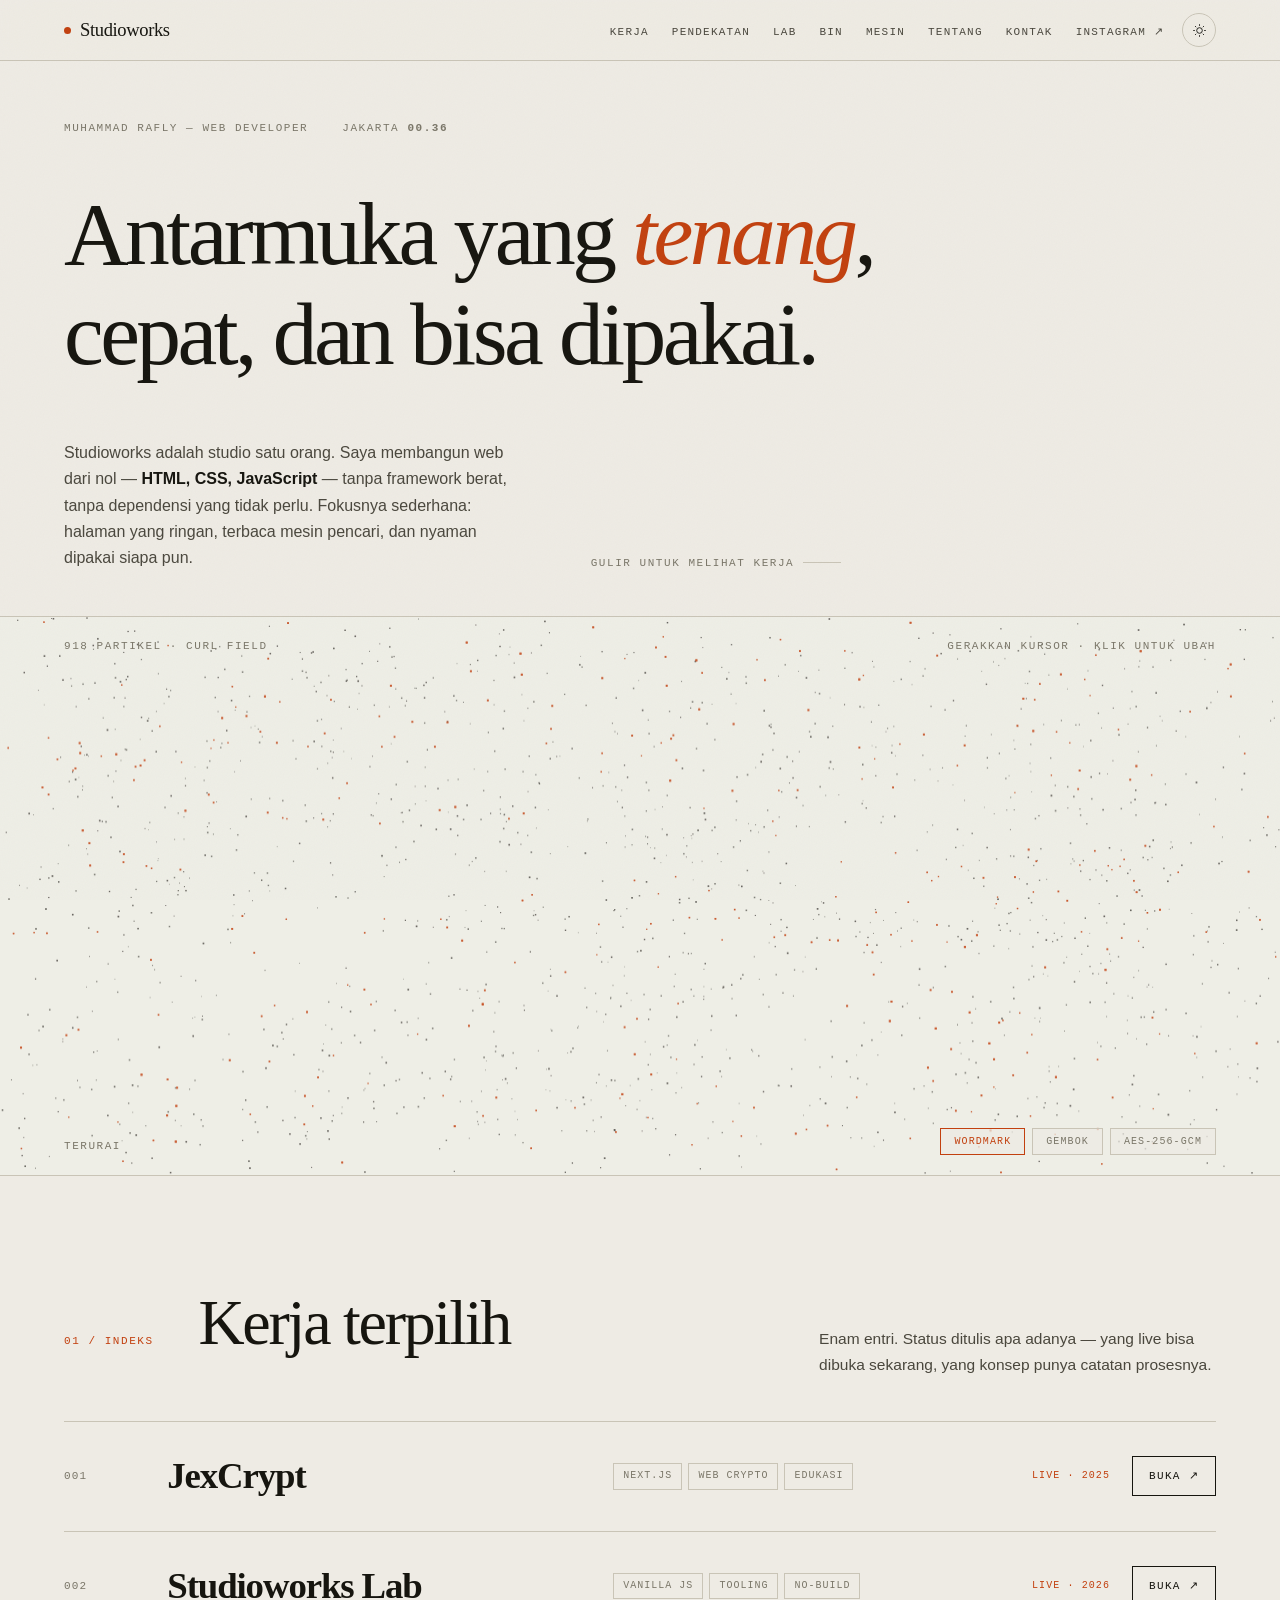
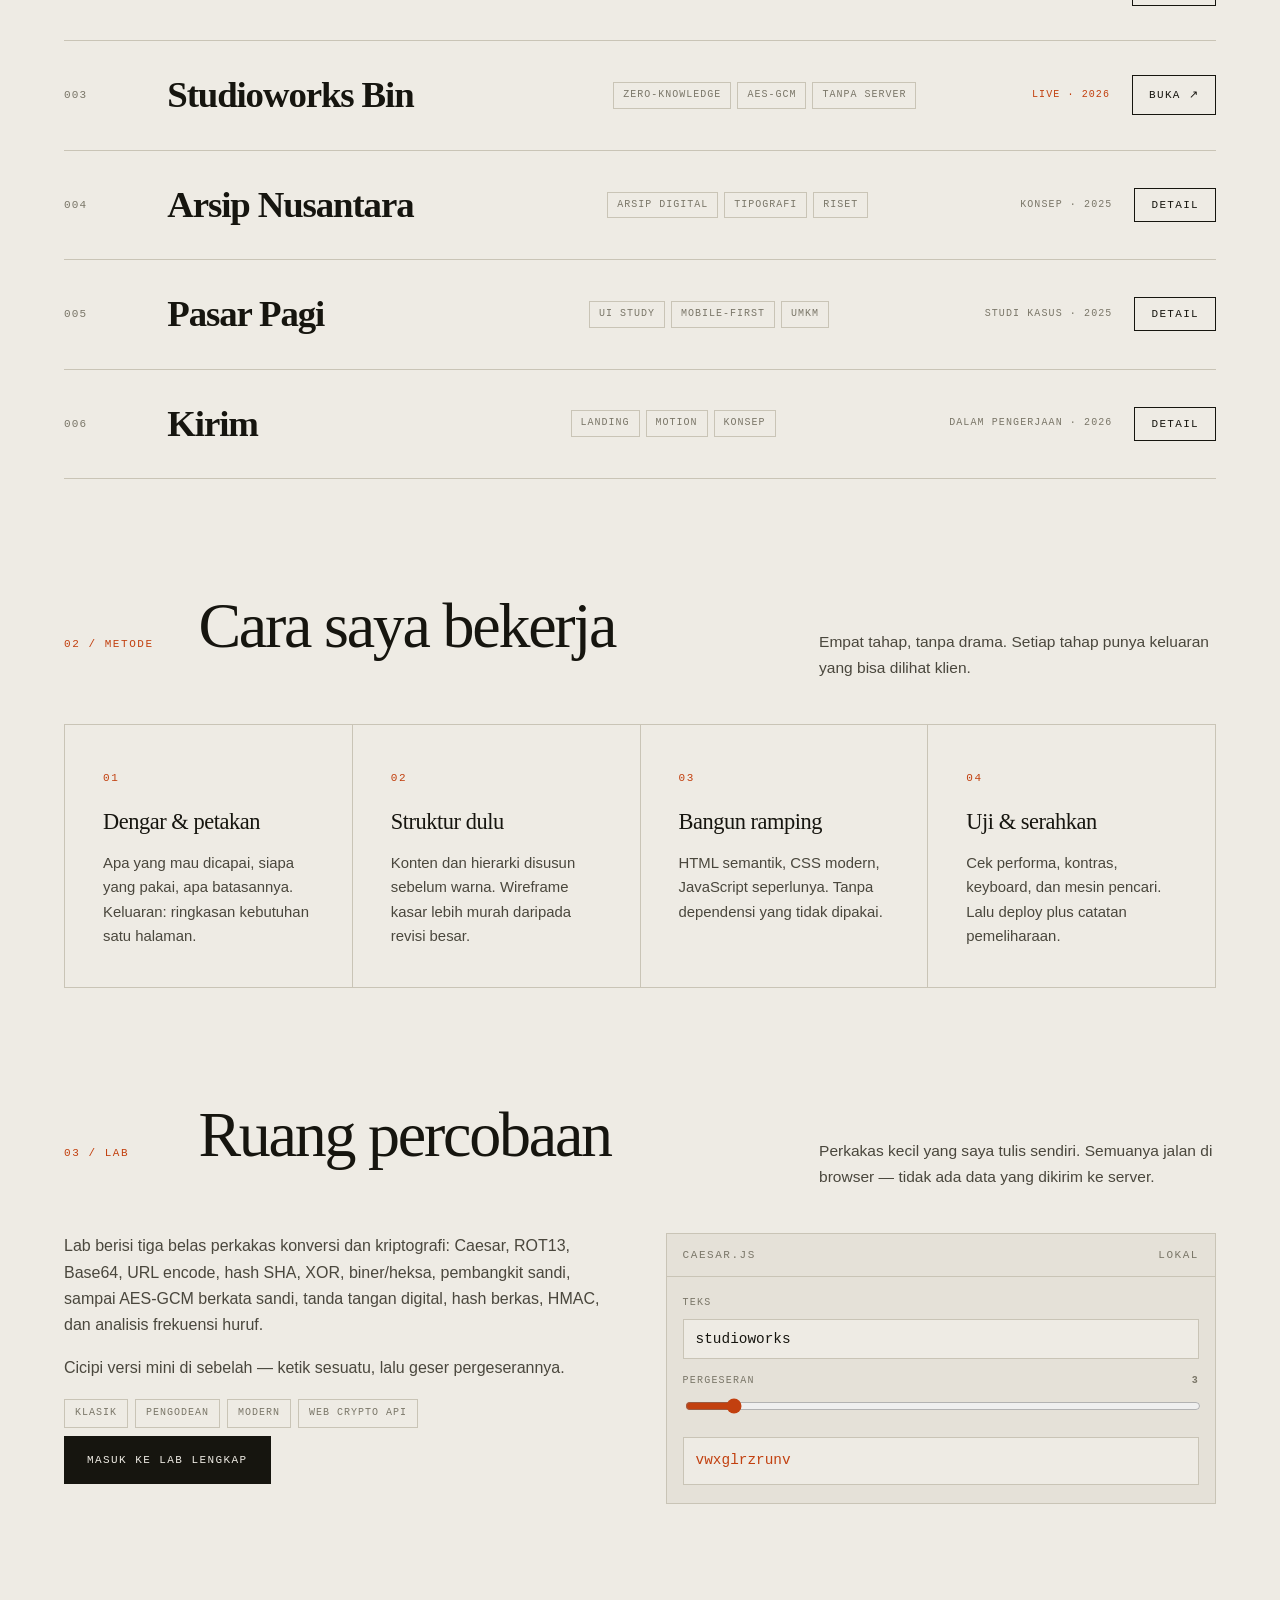
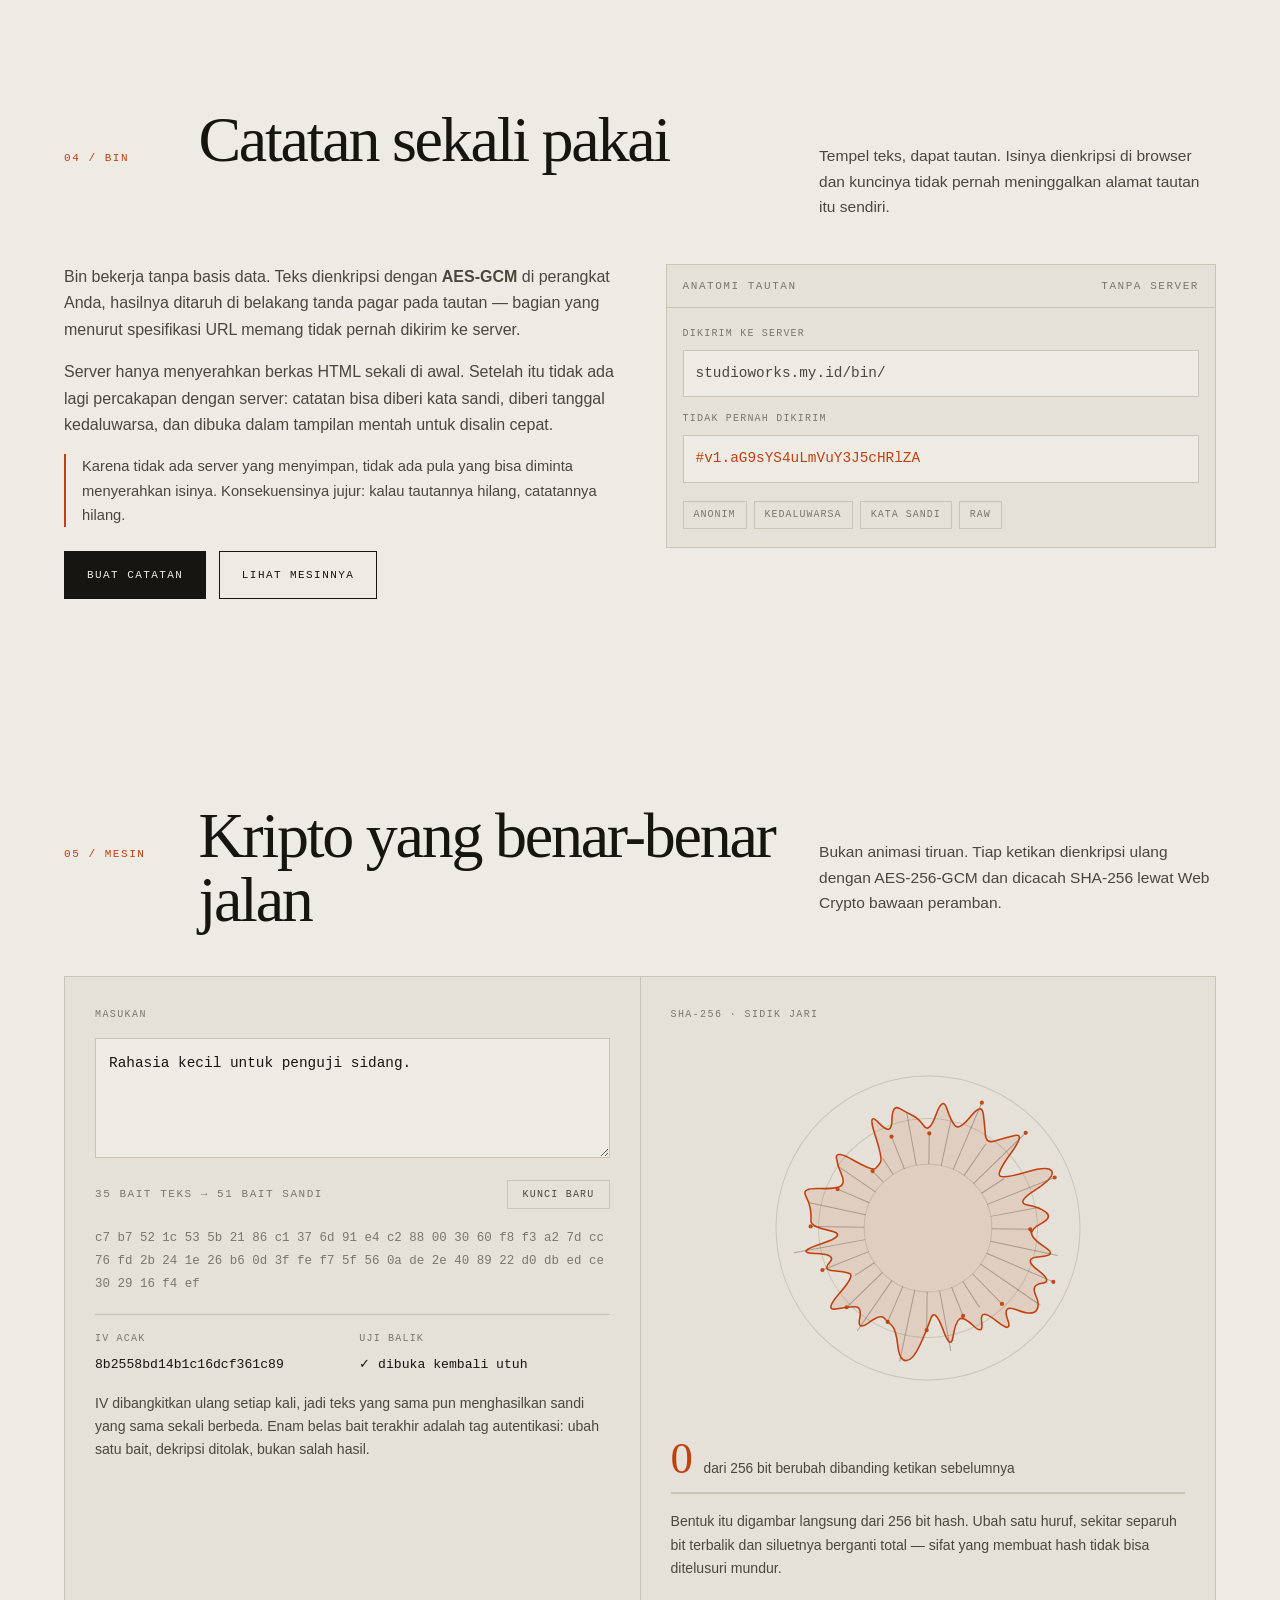
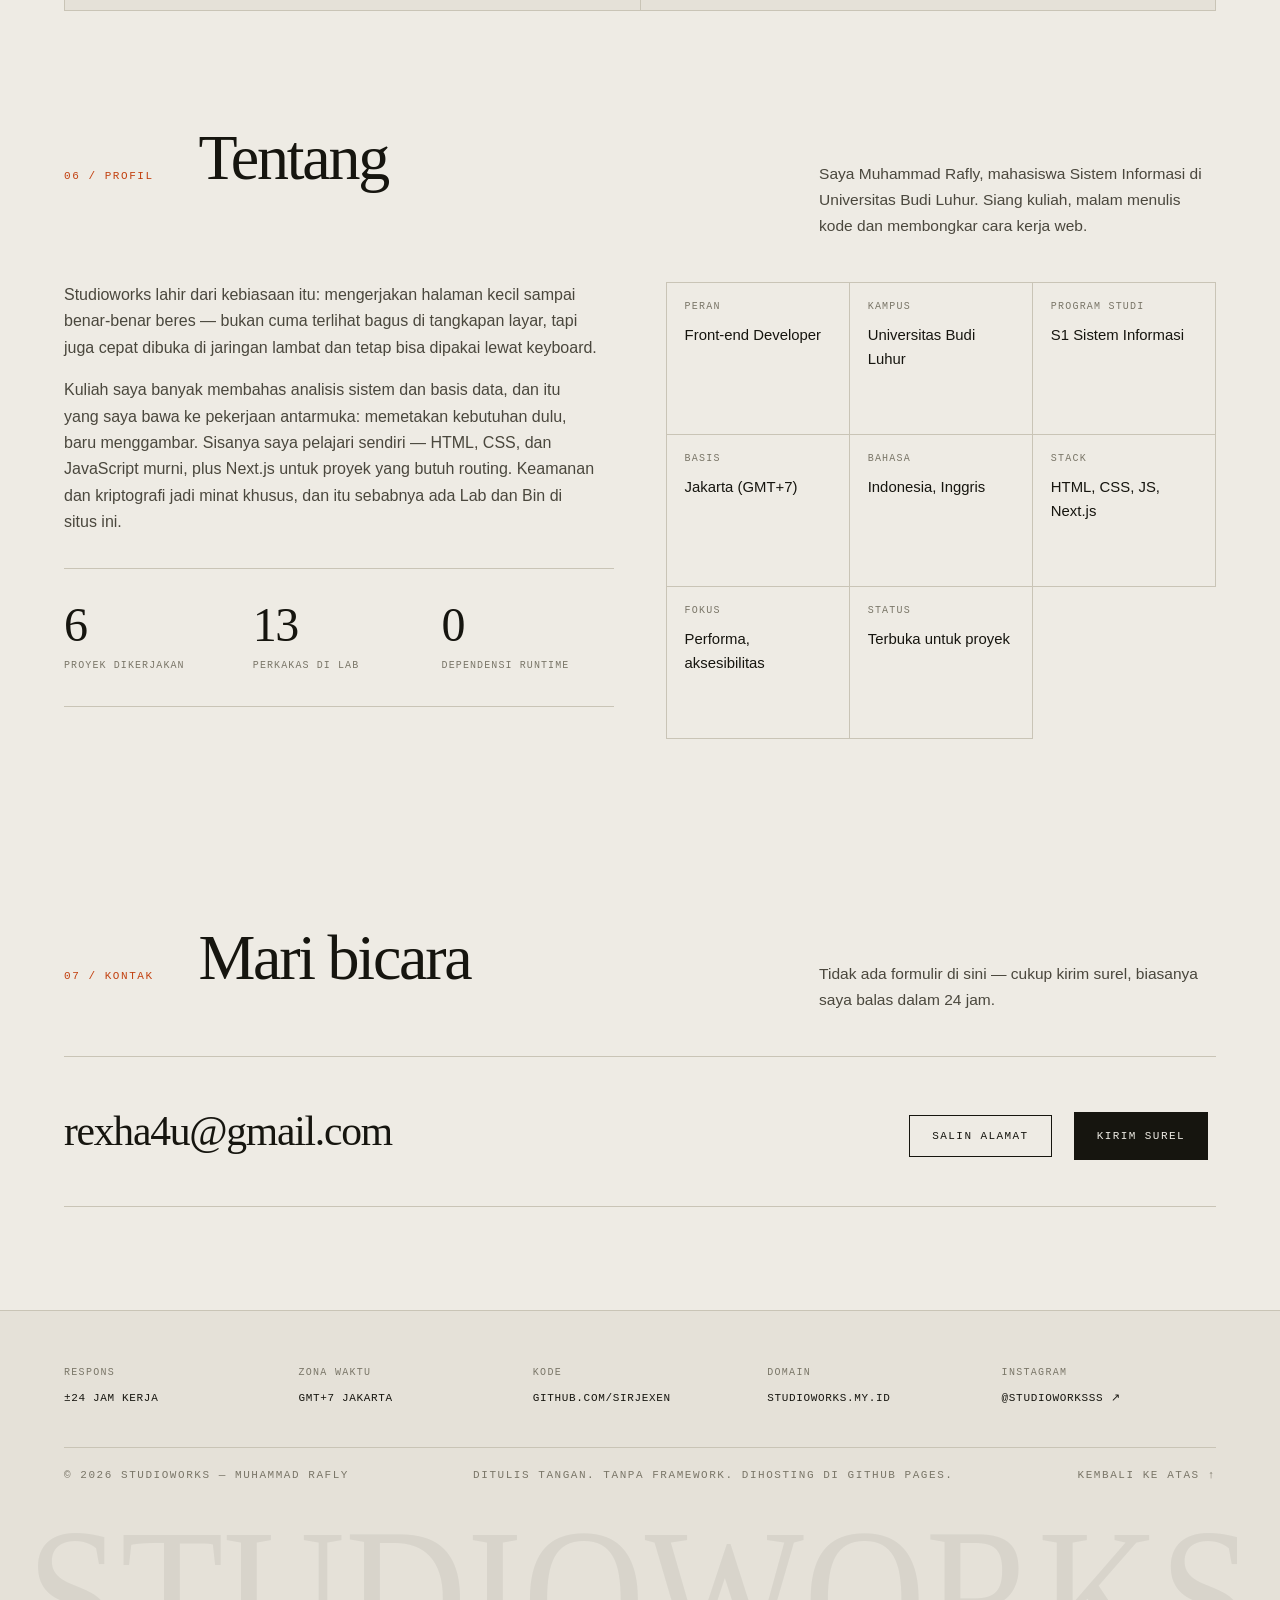
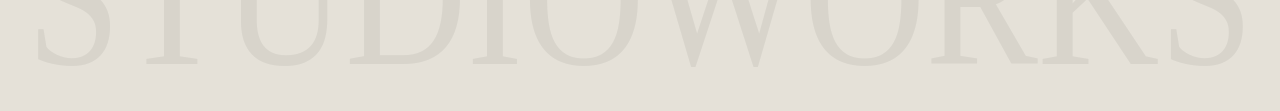
<file: index.html>
<!DOCTYPE html>
<html lang="id" data-theme="dark">
<head>
<!-- Google tag (gtag.js) -->
<script async src="https://www.googletagmanager.com/gtag/js?id=G-2QECXNKRMQ"></script>
<script>
  window.dataLayer = window.dataLayer || [];
  function gtag(){dataLayer.push(arguments);}
  gtag('js', new Date());
  gtag('config', 'G-2QECXNKRMQ');
</script>

<meta charset="utf-8">
<meta name="viewport" content="width=device-width, initial-scale=1">
<title>Studioworks — Muhammad Rafly, Web Developer</title>
<meta name="description" content="Studioworks: studio kecil yang merancang dan membangun antarmuka web yang cepat, rapi, dan bisa dipakai. Dikerjakan oleh Muhammad Rafly, mahasiswa Sistem Informasi Universitas Budi Luhur.">
<meta name="author" content="Muhammad Rafly">
<meta name="theme-color" content="#eeebe4" media="(prefers-color-scheme: light)">
<meta name="theme-color" content="#0d0d0c" media="(prefers-color-scheme: dark)">
<link rel="canonical" href="https://studioworks.my.id/">
<link rel="icon" href="/assets/icons/favicon.svg" type="image/svg+xml">
<meta property="og:type" content="website">
<meta property="og:title" content="Studioworks — Muhammad Rafly, Web Developer">
<meta property="og:description" content="Studio kecil yang merancang dan membangun antarmuka web yang cepat, rapi, dan bisa dipakai.">
<meta property="og:url" content="https://studioworks.my.id/">
<meta property="og:image" content="https://studioworks.my.id/assets/images/social-preview.png">
<meta name="twitter:card" content="summary_large_image">
<script type="application/ld+json">
{"@context":"https://schema.org","@type":"Person","name":"Muhammad Rafly","url":"https://studioworks.my.id/","email":"mailto:rexha4u@gmail.com","jobTitle":"Web Developer","alumniOf":{"@type":"CollegeOrUniversity","name":"Universitas Budi Luhur"},"knowsAbout":["HTML","CSS","JavaScript","Next.js","Kriptografi"],"brand":{"@type":"Brand","name":"Studioworks"}}
</script>
<script>
  (function () {
    try {
      var t = localStorage.getItem("sw-theme");
      if (!t) t = matchMedia("(prefers-color-scheme: light)").matches ? "light" : "dark";
      document.documentElement.setAttribute("data-theme", t);
    } catch (e) {}
  })();
</script>
<style>
:root{
  --paper:#eeebe4; --paper-2:#e5e1d8; --ink:#16150f; --ink-2:#4a473d; --ink-3:#7a7668;
  --line:#c9c4b6; --accent:#c2400f; --accent-soft:rgba(194,64,15,.09);
  --serif:"Iowan Old Style","Palatino Linotype",Palatino,"Book Antiqua",Georgia,serif;
  --mono:ui-monospace,SFMono-Regular,"SF Mono",Menlo,Consolas,monospace;
  --sans:-apple-system,BlinkMacSystemFont,"Segoe UI",Inter,Roboto,Helvetica,Arial,sans-serif;
  --pad:clamp(20px,5vw,72px); --maxw:1360px; --ease:cubic-bezier(.22,.78,.24,1);
}
[data-theme="dark"]{
  --paper:#0b0b0a; --paper-2:#121211; --ink:#f3f0e8; --ink-2:#b3ad9f; --ink-3:#7e796c;
  --line:#26251f; --accent:#ff6b35; --accent-soft:rgba(255,107,53,.10);
}
*,*::before,*::after{box-sizing:border-box}
html{scroll-behavior:smooth;-webkit-text-size-adjust:100%}
body{margin:0;background:var(--paper);color:var(--ink);font-family:var(--sans);line-height:1.65;
  overflow-x:hidden;-webkit-font-smoothing:antialiased;transition:background .5s ease,color .5s ease}
body::before{content:"";position:fixed;inset:0;z-index:999;pointer-events:none;opacity:.03;
  background-image:url("data:image/svg+xml,%3Csvg xmlns='http://www.w3.org/2000/svg' width='120' height='120'%3E%3Cfilter id='n'%3E%3CfeTurbulence type='fractalNoise' baseFrequency='.85' numOctaves='3'/%3E%3C/filter%3E%3Crect width='120' height='120' filter='url(%23n)'/%3E%3C/svg%3E")}
img,svg,canvas{display:block;max-width:100%}
a{color:inherit}
::selection{background:var(--accent);color:#fff}
:focus-visible{outline:2px solid var(--accent);outline-offset:3px}

.wrap{max-width:var(--maxw);margin:0 auto;padding-inline:var(--pad)}
.mono{font-family:var(--mono);font-size:11px;letter-spacing:.14em;text-transform:uppercase}
section{scroll-margin-top:76px}
.sec-head{display:flex;flex-wrap:wrap;gap:clamp(12px,3vw,48px);align-items:baseline;
  padding:clamp(56px,9vw,120px) 0 clamp(24px,4vw,44px)}
.sec-head .idx{color:var(--accent);flex:0 0 auto;min-width:96px}
.sec-head h2{font-family:var(--serif);font-weight:400;letter-spacing:-.035em;line-height:1;
  font-size:clamp(2rem,5.4vw,4rem);margin:0;flex:1 1 320px}
.sec-head p{color:var(--ink-2);margin:0;flex:1 1 300px;max-width:46ch;font-size:.97rem}

/* NAV */
.nav{position:sticky;top:0;z-index:80;background:color-mix(in srgb,var(--paper) 84%,transparent);
  backdrop-filter:saturate(150%) blur(14px);-webkit-backdrop-filter:saturate(150%) blur(14px);
  border-bottom:1px solid var(--line)}
.nav-in{display:flex;align-items:center;gap:18px;height:60px}
.brand{font-family:var(--serif);font-size:1.16rem;letter-spacing:-.02em;text-decoration:none;
  margin-right:auto;display:flex;align-items:center;gap:9px}
.brand b{font-weight:400}
.brand i{width:7px;height:7px;background:var(--accent);border-radius:50%;font-style:normal}
.nav ul{display:flex;gap:clamp(10px,1.8vw,26px);list-style:none;margin:0;padding:0}
.nav ul a{font-family:var(--mono);font-size:11px;letter-spacing:.11em;text-transform:uppercase;
  text-decoration:none;color:var(--ink-2);padding:6px 0;position:relative;transition:color .25s}
.nav ul a::after{content:"";position:absolute;left:0;right:100%;bottom:0;height:1px;
  background:var(--accent);transition:right .35s var(--ease)}
.nav ul a:hover{color:var(--ink)}
.nav ul a:hover::after{right:0}
.tgl{width:34px;height:34px;border:1px solid var(--line);background:transparent;color:var(--ink);
  cursor:pointer;display:grid;place-items:center;border-radius:50%;flex:0 0 auto;
  transition:border-color .25s,transform .35s var(--ease)}
.tgl:hover{border-color:var(--accent);transform:rotate(90deg)}
.tgl svg{width:15px;height:15px;fill:none;stroke:currentColor;stroke-width:1.5}
[data-theme="dark"] .tgl .sun{display:none}
[data-theme="light"] .tgl .moon{display:none}
@media(max-width:900px){.nav ul{display:none}}

/* HERO */
.hero{padding:clamp(28px,5vw,58px) 0 0}
.status{display:flex;flex-wrap:wrap;gap:clamp(14px,3vw,34px);align-items:center;
  color:var(--ink-3);padding-bottom:clamp(22px,4vw,44px)}
h1{font-family:var(--serif);font-weight:400;margin:0;letter-spacing:-.04em;line-height:1.06;
  font-size:clamp(1.75rem,7vw,5.8rem)}
h1 em{font-style:italic;color:var(--accent)}
.h1-line{display:block;overflow:hidden;padding:.06em .08em .14em;margin:0 -.08em -.14em}
.h1-line>span{display:block;transform:translateY(110%);transition:transform 1s var(--ease)}
.ready .h1-line>span{transform:translateY(0)}
.h1-line:nth-child(2)>span{transition-delay:.09s}
.sc{white-space:pre-wrap}
.hero-foot{display:flex;flex-wrap:wrap;gap:clamp(22px,5vw,72px);align-items:flex-end;
  padding:clamp(28px,5vw,58px) 0 clamp(24px,4vw,44px)}
.hero-foot p{margin:0;max-width:52ch;color:var(--ink-2);flex:1 1 380px}
.hero-foot strong{color:var(--ink);font-weight:600}
.scroll-cue{font-family:var(--mono);font-size:11px;letter-spacing:.14em;text-transform:uppercase;
  color:var(--ink-3);display:flex;align-items:center;gap:9px;white-space:nowrap;text-decoration:none}
.scroll-cue span{display:inline-block;width:38px;height:1px;background:var(--line);position:relative;overflow:hidden}
.scroll-cue span::after{content:"";position:absolute;inset:0;background:var(--accent);
  transform:translateX(-100%);animation:sweep 2.6s var(--ease) infinite}
@keyframes sweep{0%{transform:translateX(-100%)}60%,100%{transform:translateX(100%)}}

/* MEDAN PARTIKEL */
.field{position:relative;height:clamp(300px,46vw,560px);border-top:1px solid var(--line);
  border-bottom:1px solid var(--line);overflow:hidden;touch-action:pan-y;cursor:crosshair}
#field{width:100%;height:100%}
.field-ui{position:absolute;inset:auto 0 0 0;display:flex;justify-content:space-between;
  align-items:flex-end;gap:14px;padding:clamp(12px,2vw,20px) var(--pad);pointer-events:none;flex-wrap:wrap}
.field-ui .mono{color:var(--ink-3)}
.shapes{display:flex;gap:7px;pointer-events:auto;flex-wrap:wrap}
.shapes button{font-family:var(--mono);font-size:10px;letter-spacing:.11em;text-transform:uppercase;
  background:color-mix(in srgb,var(--paper) 72%,transparent);border:1px solid var(--line);
  color:var(--ink-3);padding:7px 13px;cursor:pointer;transition:color .3s,border-color .3s}
.shapes button:hover{color:var(--ink);border-color:var(--ink-3)}
.shapes button.on{color:var(--accent);border-color:var(--accent)}
.field-top{position:absolute;top:0;left:0;right:0;display:flex;justify-content:space-between;
  gap:12px;padding:clamp(12px,2vw,20px) var(--pad);pointer-events:none;color:var(--ink-3)}

/* KERJA */
.rows{border-top:1px solid var(--line)}
.row{border-bottom:1px solid var(--line)}
.row-main{display:grid;grid-template-columns:70px minmax(0,1.5fr) minmax(0,1.4fr) auto;
  gap:clamp(12px,2.6vw,36px);align-items:center;padding:clamp(20px,3.2vw,34px) 0;transition:opacity .35s ease}
.rows:hover .row-main{opacity:.4}
.rows .row:hover .row-main,.rows .row:focus-within .row-main{opacity:1}
.row-num{font-family:var(--mono);font-size:11px;letter-spacing:.1em;color:var(--ink-3)}
.row-title{font-family:var(--serif);font-size:clamp(1.4rem,3vw,2.3rem);letter-spacing:-.03em;
  line-height:1.1;margin:0;transition:transform .45s var(--ease)}
.row:hover .row-title{transform:translateX(10px)}
.row-tags{display:flex;flex-wrap:wrap;gap:6px}
.tag{font-family:var(--mono);font-size:10px;letter-spacing:.1em;text-transform:uppercase;
  border:1px solid var(--line);padding:4px 9px;color:var(--ink-3);white-space:nowrap}
.row-act{display:flex;align-items:center;gap:clamp(10px,2vw,22px);justify-self:end}
.row-stat{font-family:var(--mono);font-size:10px;letter-spacing:.11em;text-transform:uppercase;
  color:var(--ink-3);white-space:nowrap}
.row-stat.live{color:var(--accent)}
.go{font-family:var(--mono);font-size:11px;letter-spacing:.12em;text-transform:uppercase;
  text-decoration:none;border:1px solid var(--ink);background:transparent;color:var(--ink);
  padding:10px 16px;cursor:pointer;white-space:nowrap;transition:background .3s,color .3s}
.go:hover{background:var(--ink);color:var(--paper)}
.panel{display:grid;grid-template-rows:0fr;transition:grid-template-rows .5s var(--ease)}
.row.open .panel{grid-template-rows:1fr}
.panel>div{overflow:hidden}
.panel-in{display:grid;grid-template-columns:70px minmax(0,1fr);gap:clamp(12px,2.6vw,36px);
  padding:0 0 clamp(24px,3.4vw,38px)}
.panel-body{max-width:64ch;color:var(--ink-2);font-size:.96rem}
.panel-body p{margin:0 0 12px}
.panel-body dl{display:grid;grid-template-columns:repeat(auto-fit,minmax(150px,1fr));
  gap:14px;margin:18px 0 0;padding-top:16px;border-top:1px solid var(--line)}
.panel-body dt{font-family:var(--mono);font-size:10px;letter-spacing:.12em;text-transform:uppercase;color:var(--ink-3)}
.panel-body dd{margin:4px 0 0;color:var(--ink);font-size:.9rem}
@media(max-width:860px){
  .row-main{grid-template-columns:44px 1fr;row-gap:12px}
  .row-tags,.row-act{grid-column:2}
  .row-act{justify-self:start}
  .panel-in{grid-template-columns:44px 1fr}
  .row:hover .row-title{transform:none}
  .rows:hover .row-main{opacity:1}
}

/* METODE */
.steps{display:grid;grid-template-columns:repeat(auto-fit,minmax(230px,1fr));
  border-top:1px solid var(--line);border-left:1px solid var(--line)}
.step{border-right:1px solid var(--line);border-bottom:1px solid var(--line);
  padding:clamp(24px,3vw,38px);position:relative;overflow:hidden}
.step::after{content:"";position:absolute;inset:0;background:var(--accent-soft);
  transform:scaleY(0);transform-origin:bottom;transition:transform .5s var(--ease)}
.step:hover::after{transform:scaleY(1)}
.step>*{position:relative;z-index:1}
.step .n{font-family:var(--mono);font-size:11px;letter-spacing:.14em;color:var(--accent)}
.step h3{font-family:var(--serif);font-weight:400;font-size:1.4rem;letter-spacing:-.02em;margin:14px 0 10px}
.step p{margin:0;color:var(--ink-2);font-size:.93rem}

/* LAB + BIN */
.split{display:grid;grid-template-columns:repeat(auto-fit,minmax(310px,1fr));
  gap:clamp(24px,4vw,64px);align-items:start;padding-bottom:clamp(40px,7vw,90px)}
.split p{color:var(--ink-2);margin:0 0 16px}
.btn{display:inline-flex;align-items:center;gap:10px;font-family:var(--mono);font-size:11px;
  letter-spacing:.13em;text-transform:uppercase;text-decoration:none;border:1px solid var(--ink);
  padding:14px 22px;color:var(--ink);background:transparent;cursor:pointer;margin:8px 8px 0 0;
  transition:background .3s,color .3s,border-color .3s}
.btn:hover{background:var(--ink);color:var(--paper)}
.btn.solid{background:var(--ink);color:var(--paper)}
.btn.solid:hover{background:var(--accent);border-color:var(--accent);color:#fff}
.demo{border:1px solid var(--line);background:var(--paper-2)}
.demo-bar{display:flex;justify-content:space-between;align-items:center;gap:12px;
  padding:12px 16px;border-bottom:1px solid var(--line);color:var(--ink-3)}
.demo-body{padding:18px 16px}
.fld{margin-bottom:14px}
.fld label{font-family:var(--mono);font-size:10px;letter-spacing:.12em;text-transform:uppercase;
  color:var(--ink-3);display:flex;justify-content:space-between;margin-bottom:7px}
.fld input[type=text]{width:100%;font-family:var(--mono);font-size:.9rem;color:var(--ink);
  background:var(--paper);border:1px solid var(--line);padding:11px 12px}
.fld input[type=text]:focus{outline:none;border-color:var(--accent)}
.fld input[type=range]{width:100%;accent-color:var(--accent)}
.out{font-family:var(--mono);font-size:.9rem;word-break:break-all;background:var(--paper);
  border:1px solid var(--line);padding:11px 12px;min-height:42px;color:var(--accent)}
.chips{display:flex;flex-wrap:wrap;gap:7px;margin-top:18px}
.chip{font-family:var(--mono);font-size:10px;letter-spacing:.1em;text-transform:uppercase;
  border:1px solid var(--line);padding:5px 10px;color:var(--ink-3)}
.bin-note{border-left:2px solid var(--accent);padding-left:16px;margin:20px 0 0;color:var(--ink-2);font-size:.92rem}

/* MESIN */
.eng{display:grid;grid-template-columns:repeat(auto-fit,minmax(320px,1fr));
  gap:1px;background:var(--line);border:1px solid var(--line)}
.eng>div{background:var(--paper-2);padding:clamp(18px,2.6vw,30px)}
.eng h3{font-family:var(--mono);font-size:10px;letter-spacing:.14em;text-transform:uppercase;
  color:var(--ink-3);margin:0 0 14px;font-weight:400}
.eng textarea{width:100%;min-height:120px;resize:vertical;font-family:var(--mono);font-size:.9rem;
  line-height:1.6;color:var(--ink);background:var(--paper);border:1px solid var(--line);padding:13px}
.eng textarea:focus{outline:none;border-color:var(--accent)}
.eng-row{display:flex;flex-wrap:wrap;gap:10px;align-items:center;justify-content:space-between;margin-top:14px}
.eng-row .mono{color:var(--ink-3)}
.mini{font-family:var(--mono);font-size:10px;letter-spacing:.12em;text-transform:uppercase;
  background:transparent;border:1px solid var(--line);color:var(--ink-2);padding:8px 14px;cursor:pointer;
  transition:border-color .25s,color .25s}
.mini:hover{border-color:var(--accent);color:var(--accent)}
.cipher{font-family:var(--mono);font-size:.78rem;line-height:1.85;word-break:break-all;
  color:var(--ink-3);margin-top:18px;max-height:132px;overflow:hidden}
.cipher i{font-style:normal;transition:color .6s ease}
.cipher i.hot{color:var(--accent)}
.kv{display:grid;grid-template-columns:repeat(auto-fit,minmax(150px,1fr));gap:14px;
  margin-top:18px;padding-top:16px;border-top:1px solid var(--line)}
.kv dt{font-family:var(--mono);font-size:10px;letter-spacing:.12em;text-transform:uppercase;color:var(--ink-3)}
.kv dd{margin:6px 0 0;font-family:var(--mono);font-size:.82rem;color:var(--ink);word-break:break-all}
.proof{color:var(--accent)}
.bloom-wrap{position:relative;aspect-ratio:1;max-width:380px;margin:0 auto}
#bloom{width:100%;height:100%}
.av{display:flex;align-items:baseline;gap:12px;margin-top:18px}
.av b{font-family:var(--serif);font-weight:400;font-size:clamp(1.8rem,4vw,2.8rem);
  line-height:1;letter-spacing:-.03em;color:var(--accent)}
.av span{font-size:.86rem;color:var(--ink-2)}
.avbar{height:2px;background:var(--line);margin-top:12px;position:relative;overflow:hidden}
.avbar i{position:absolute;inset:0 auto 0 0;width:0;background:var(--accent);transition:width .6s var(--ease)}
.eng-note{color:var(--ink-2);font-size:.88rem;margin:16px 0 0}

/* TENTANG */
.about{display:grid;grid-template-columns:repeat(auto-fit,minmax(300px,1fr));
  gap:clamp(24px,4vw,64px);padding-bottom:clamp(36px,6vw,72px)}
.about p{color:var(--ink-2);margin:0 0 16px;max-width:60ch}
.counts{display:grid;grid-template-columns:repeat(3,1fr);gap:16px;
  border-top:1px solid var(--line);border-bottom:1px solid var(--line);
  padding:clamp(20px,3vw,32px) 0;margin:clamp(20px,3vw,32px) 0}
.count b{display:block;font-family:var(--serif);font-weight:400;font-size:clamp(1.8rem,4.4vw,3rem);
  line-height:1;letter-spacing:-.03em}
.count span{font-family:var(--mono);font-size:10px;letter-spacing:.11em;text-transform:uppercase;
  color:var(--ink-3);display:block;margin-top:9px}
.meta{display:grid;grid-template-columns:repeat(auto-fit,minmax(170px,1fr));
  border-top:1px solid var(--line);border-left:1px solid var(--line);margin:0}
.meta div{border-right:1px solid var(--line);border-bottom:1px solid var(--line);padding:16px 18px}
.meta dt{font-family:var(--mono);font-size:10px;letter-spacing:.12em;text-transform:uppercase;color:var(--ink-3)}
.meta dd{margin:7px 0 0;font-size:.93rem}

/* KONTAK */
.contact{padding-bottom:clamp(50px,8vw,110px)}
.mailrow{display:flex;flex-wrap:wrap;gap:14px;align-items:center;
  border-top:1px solid var(--line);border-bottom:1px solid var(--line);padding:clamp(22px,4vw,40px) 0}
.mail{font-family:var(--serif);font-size:clamp(1.25rem,4vw,2.6rem);letter-spacing:-.03em;
  text-decoration:none;margin-right:auto;word-break:break-all;transition:color .3s}
.mail:hover{color:var(--accent)}

/* FOOTER */
footer{border-top:1px solid var(--line);background:var(--paper-2);overflow:hidden}
.fgrid{display:grid;grid-template-columns:repeat(auto-fit,minmax(160px,1fr));
  gap:20px;padding:clamp(30px,5vw,54px) 0 clamp(24px,4vw,40px);margin:0}
.fgrid dt{font-family:var(--mono);font-size:10px;letter-spacing:.13em;text-transform:uppercase;color:var(--ink-3)}
.fgrid dd{margin:8px 0 0;font-family:var(--mono);font-size:11px;letter-spacing:.06em;
  text-transform:uppercase;color:var(--ink)}
.fgrid a{text-decoration:none}
.fgrid a:hover{color:var(--accent)}
.fbar{display:flex;flex-wrap:wrap;gap:14px;justify-content:space-between;align-items:center;
  border-top:1px solid var(--line);padding:18px 0;color:var(--ink-3)}
.fbar a{text-decoration:none}
.fbar a:hover{color:var(--accent)}
.wordmark{width:100%;height:auto;display:block;color:var(--ink);opacity:.06;padding-bottom:6px}
.wordmark text{font-family:var(--serif);fill:currentColor}
@media(max-width:620px){.fbar .mid{order:3;width:100%}}

#toast{position:fixed;left:50%;bottom:26px;transform:translate(-50%,20px);opacity:0;pointer-events:none;
  background:var(--ink);color:var(--paper);font-family:var(--mono);font-size:11px;letter-spacing:.1em;
  text-transform:uppercase;padding:12px 20px;z-index:90;
  transition:transform .45s cubic-bezier(.22,.78,.24,1),opacity .3s ease}
#toast.on{transform:translate(-50%,0);opacity:1}

.rv{opacity:0;transform:translateY(22px);transition:opacity .8s var(--ease),transform .8s var(--ease)}
.rv.in{opacity:1;transform:none}
@media(prefers-reduced-motion:reduce){
  html{scroll-behavior:auto}
  *,*::before,*::after{animation:none!important;transition-duration:.01ms!important}
  .rv{opacity:1;transform:none}
  .h1-line>span{transform:none}
}
</style>
</head>
<body>

<nav class="nav">
  <div class="wrap nav-in">
    <a class="brand" href="#top"><i></i><b>Studioworks</b></a>
    <ul>
      <li><a href="#kerja">Kerja</a></li>
      <li><a href="#metode">Pendekatan</a></li>
      <li><a href="/lab/">Lab</a></li>
      <li><a href="/bin/">Bin</a></li>
      <li><a href="#mesin">Mesin</a></li>
      <li><a href="#tentang">Tentang</a></li>
      <li><a href="#kontak">Kontak</a></li>
      <li><a href="https://www.instagram.com/studioworksss/" target="_blank" rel="noopener noreferrer" aria-label="Instagram Studioworks">Instagram ↗</a></li>
    </ul>
    <button class="tgl" id="themeBtn" type="button" aria-label="Ganti tema terang atau gelap">
      <svg class="sun" viewBox="0 0 24 24" aria-hidden="true"><circle cx="12" cy="12" r="4.5"/><path d="M12 2v2.5M12 19.5V22M2 12h2.5M19.5 12H22M4.9 4.9l1.8 1.8M17.3 17.3l1.8 1.8M19.1 4.9l-1.8 1.8M6.7 17.3l-1.8 1.8"/></svg>
      <svg class="moon" viewBox="0 0 24 24" aria-hidden="true"><path d="M20 14.5A8.5 8.5 0 0 1 9.5 4a8.5 8.5 0 1 0 10.5 10.5z"/></svg>
    </button>
  </div>
</nav>

<main id="top">

  <header class="hero">
    <div class="wrap">
      <div class="status mono">
        <span>Muhammad Rafly — Web Developer</span>
        <span>Jakarta <b id="clock">--.--</b></span>
      </div>
      <h1>
        <span class="h1-line"><span><span class="sc">Antarmuka yang </span><em class="sc">tenang</em><span class="sc">,</span></span></span>
        <span class="h1-line"><span><span class="sc">cepat, dan bisa dipakai.</span></span></span>
      </h1>
      <div class="hero-foot">
        <p>Studioworks adalah studio satu orang. Saya membangun web dari nol — <strong>HTML, CSS, JavaScript</strong> — tanpa framework berat, tanpa dependensi yang tidak perlu. Fokusnya sederhana: halaman yang ringan, terbaca mesin pencari, dan nyaman dipakai siapa pun.</p>
        <a class="scroll-cue" href="#kerja">Gulir untuk melihat kerja <span></span></a>
      </div>
    </div>

    <div class="field" id="fieldWrap">
      <canvas id="field" role="img" aria-label="Medan partikel yang mengalir dan berkumpul membentuk kata Studioworks, gambar gembok, dan tulisan AES-256-GCM."></canvas>
      <div class="field-top mono">
        <span id="fMeta">—</span>
        <span>gerakkan kursor · klik untuk ubah</span>
      </div>
      <div class="field-ui">
        <span class="mono" id="fState">terurai</span>
        <div class="shapes" id="fShapes">
          <button type="button" class="on">Wordmark</button>
          <button type="button">Gembok</button>
          <button type="button">AES-256-GCM</button>
        </div>
      </div>
    </div>
  </header>

  <section id="kerja">
    <div class="wrap">
      <div class="sec-head rv">
        <span class="idx mono">01 / Indeks</span>
        <h2 class="sc">Kerja terpilih</h2>
        <p>Enam entri. Status ditulis apa adanya — yang live bisa dibuka sekarang, yang konsep punya catatan prosesnya.</p>
      </div>

      <div class="rows rv">
        <article class="row">
          <div class="row-main">
            <span class="row-num">001</span>
            <h3 class="row-title">JexCrypt</h3>
            <div class="row-tags"><span class="tag">Next.js</span><span class="tag">Web Crypto</span><span class="tag">Edukasi</span></div>
            <div class="row-act">
              <span class="row-stat live">Live · 2025</span>
              <a class="go" href="https://jexcrypt.vercel.app/" target="_blank" rel="noopener">Buka ↗</a>
            </div>
          </div>
        </article>

        <article class="row">
          <div class="row-main">
            <span class="row-num">002</span>
            <h3 class="row-title">Studioworks Lab</h3>
            <div class="row-tags"><span class="tag">Vanilla JS</span><span class="tag">Tooling</span><span class="tag">No-build</span></div>
            <div class="row-act">
              <span class="row-stat live">Live · 2026</span>
              <a class="go" href="/lab/">Buka ↗</a>
            </div>
          </div>
        </article>

        <article class="row">
          <div class="row-main">
            <span class="row-num">003</span>
            <h3 class="row-title">Studioworks Bin</h3>
            <div class="row-tags"><span class="tag">Zero-knowledge</span><span class="tag">AES-GCM</span><span class="tag">Tanpa server</span></div>
            <div class="row-act">
              <span class="row-stat live">Live · 2026</span>
              <a class="go" href="/bin/">Buka ↗</a>
            </div>
          </div>
        </article>

        <article class="row">
          <div class="row-main">
            <span class="row-num">004</span>
            <h3 class="row-title">Arsip Nusantara</h3>
            <div class="row-tags"><span class="tag">Arsip Digital</span><span class="tag">Tipografi</span><span class="tag">Riset</span></div>
            <div class="row-act">
              <span class="row-stat">Konsep · 2025</span>
              <button class="go" type="button" data-toggle aria-expanded="false">Detail</button>
            </div>
          </div>
          <div class="panel"><div><div class="panel-in"><span></span><div class="panel-body">
            <p>Latihan menata koleksi arsip dalam jumlah besar tanpa membuat pembacanya lelah. Persoalan utamanya bukan gaya, tapi hierarki: bagaimana satu halaman bisa memuat ribuan entri dan tetap mudah disisir.</p>
            <p>Yang saya kerjakan sejauh ini adalah struktur konten, skala tipografi, dan pola penelusuran. Belum ada data asli, jadi statusnya masih konsep — dan saya menuliskannya apa adanya.</p>
            <dl>
              <dt>Peran</dt><dd>Riset &amp; desain antarmuka</dd>
              <dt>Fokus</dt><dd>Hierarki &amp; keterbacaan</dd>
              <dt>Tahap</dt><dd>Wireframe dan skala tipografi</dd>
            </dl>
          </div></div></div></div>
        </article>

        <article class="row">
          <div class="row-main">
            <span class="row-num">005</span>
            <h3 class="row-title">Pasar Pagi</h3>
            <div class="row-tags"><span class="tag">UI Study</span><span class="tag">Mobile-first</span><span class="tag">UMKM</span></div>
            <div class="row-act">
              <span class="row-stat">Studi kasus · 2025</span>
              <button class="go" type="button" data-toggle aria-expanded="false">Detail</button>
            </div>
          </div>
          <div class="panel"><div><div class="panel-in"><span></span><div class="panel-body">
            <p>Studi kasus untuk pedagang kecil yang pelanggannya membuka web lewat ponsel murah dan jaringan seadanya. Asumsi awalnya dibalik: desain dimulai dari layar sempit dan koneksi lambat, bukan dari layar desktop.</p>
            <p>Keputusan terbesarnya adalah memangkas gambar besar dan mengandalkan teks serta tata letak. Halaman jadi ringan, dan alur pesan barang bisa selesai dalam tiga ketukan.</p>
            <dl>
              <dt>Peran</dt><dd>Desain &amp; prototipe</dd>
              <dt>Fokus</dt><dd>Performa di jaringan lambat</dd>
              <dt>Tahap</dt><dd>Prototipe teruji, belum dirilis</dd>
            </dl>
          </div></div></div></div>
        </article>

        <article class="row">
          <div class="row-main">
            <span class="row-num">006</span>
            <h3 class="row-title">Kirim</h3>
            <div class="row-tags"><span class="tag">Landing</span><span class="tag">Motion</span><span class="tag">Konsep</span></div>
            <div class="row-act">
              <span class="row-stat">Dalam pengerjaan · 2026</span>
              <button class="go" type="button" data-toggle aria-expanded="false">Detail</button>
            </div>
          </div>
          <div class="panel"><div><div class="panel-in"><span></span><div class="panel-body">
            <p>Halaman pendaratan untuk layanan pengiriman fiktif, dipakai sebagai latihan gerak: kapan animasi membantu pemahaman, kapan ia cuma menambah beban.</p>
            <p>Aturan yang saya pegang di sini: setiap gerakan harus menjelaskan sesuatu — arah, urutan, atau perubahan keadaan. Semua transisi dimatikan otomatis saat pengguna menyalakan <em>reduced motion</em> di sistemnya.</p>
            <dl>
              <dt>Peran</dt><dd>Desain &amp; front-end</dd>
              <dt>Fokus</dt><dd>Gerak yang punya alasan</dd>
              <dt>Tahap</dt><dd>Sedang dikerjakan</dd>
            </dl>
          </div></div></div></div>
        </article>
      </div>
    </div>
  </section>

  <section id="metode">
    <div class="wrap">
      <div class="sec-head rv">
        <span class="idx mono">02 / Metode</span>
        <h2 class="sc">Cara saya bekerja</h2>
        <p>Empat tahap, tanpa drama. Setiap tahap punya keluaran yang bisa dilihat klien.</p>
      </div>
      <div class="steps rv">
        <div class="step"><span class="n">01</span><h3>Dengar &amp; petakan</h3><p>Apa yang mau dicapai, siapa yang pakai, apa batasannya. Keluaran: ringkasan kebutuhan satu halaman.</p></div>
        <div class="step"><span class="n">02</span><h3>Struktur dulu</h3><p>Konten dan hierarki disusun sebelum warna. Wireframe kasar lebih murah daripada revisi besar.</p></div>
        <div class="step"><span class="n">03</span><h3>Bangun ramping</h3><p>HTML semantik, CSS modern, JavaScript seperlunya. Tanpa dependensi yang tidak dipakai.</p></div>
        <div class="step"><span class="n">04</span><h3>Uji &amp; serahkan</h3><p>Cek performa, kontras, keyboard, dan mesin pencari. Lalu deploy plus catatan pemeliharaan.</p></div>
      </div>
    </div>
  </section>

  <section id="lab">
    <div class="wrap">
      <div class="sec-head rv">
        <span class="idx mono">03 / Lab</span>
        <h2 class="sc">Ruang percobaan</h2>
        <p>Perkakas kecil yang saya tulis sendiri. Semuanya jalan di browser — tidak ada data yang dikirim ke server.</p>
      </div>
      <div class="split rv">
        <div>
          <p>Lab berisi tiga belas perkakas konversi dan kriptografi: Caesar, ROT13, Base64, URL encode, hash SHA, XOR, biner/heksa, pembangkit sandi, sampai AES-GCM berkata sandi, tanda tangan digital, hash berkas, HMAC, dan analisis frekuensi huruf.</p>
          <p>Cicipi versi mini di sebelah — ketik sesuatu, lalu geser pergeserannya.</p>
          <div class="chips">
            <span class="chip">Klasik</span><span class="chip">Pengodean</span><span class="chip">Modern</span><span class="chip">Web Crypto API</span>
          </div>
          <a class="btn solid" href="/lab/">Masuk ke Lab lengkap</a>
        </div>
        <div class="demo">
          <div class="demo-bar"><span class="mono">caesar.js</span><span class="mono">lokal</span></div>
          <div class="demo-body">
            <div class="fld">
              <label for="cIn">Teks</label>
              <input id="cIn" type="text" value="studioworks" autocomplete="off" spellcheck="false">
            </div>
            <div class="fld">
              <label for="cSh">Pergeseran <b id="cShVal">3</b></label>
              <input id="cSh" type="range" min="1" max="25" value="3">
            </div>
            <div class="out" id="cOut">vwxglrzrunv</div>
          </div>
        </div>
      </div>
    </div>
  </section>

  <section id="bin">
    <div class="wrap">
      <div class="sec-head rv">
        <span class="idx mono">04 / Bin</span>
        <h2 class="sc">Catatan sekali pakai</h2>
        <p>Tempel teks, dapat tautan. Isinya dienkripsi di browser dan kuncinya tidak pernah meninggalkan alamat tautan itu sendiri.</p>
      </div>
      <div class="split rv">
        <div>
          <p>Bin bekerja tanpa basis data. Teks dienkripsi dengan <strong>AES-GCM</strong> di perangkat Anda, hasilnya ditaruh di belakang tanda pagar pada tautan — bagian yang menurut spesifikasi URL memang tidak pernah dikirim ke server.</p>
          <p>Server hanya menyerahkan berkas HTML sekali di awal. Setelah itu tidak ada lagi percakapan dengan server: catatan bisa diberi kata sandi, diberi tanggal kedaluwarsa, dan dibuka dalam tampilan mentah untuk disalin cepat.</p>
          <p class="bin-note">Karena tidak ada server yang menyimpan, tidak ada pula yang bisa diminta menyerahkan isinya. Konsekuensinya jujur: kalau tautannya hilang, catatannya hilang.</p>
          <a class="btn solid" href="/bin/">Buat catatan</a>
          <a class="btn" href="#mesin">Lihat mesinnya</a>
        </div>
        <div class="demo">
          <div class="demo-bar"><span class="mono">anatomi tautan</span><span class="mono">tanpa server</span></div>
          <div class="demo-body">
            <div class="fld">
              <label>Dikirim ke server</label>
              <div class="out" style="color:var(--ink-2)">studioworks.my.id/bin/</div>
            </div>
            <div class="fld">
              <label>Tidak pernah dikirim</label>
              <div class="out">#v1.aG9sYS4uLmVuY3J5cHRlZA</div>
            </div>
            <div class="chips">
              <span class="chip">Anonim</span><span class="chip">Kedaluwarsa</span><span class="chip">Kata sandi</span><span class="chip">Raw</span>
            </div>
          </div>
        </div>
      </div>
    </div>
  </section>

  <section id="mesin">
    <div class="wrap">
      <div class="sec-head rv">
        <span class="idx mono">05 / Mesin</span>
        <h2 class="sc">Kripto yang benar-benar jalan</h2>
        <p>Bukan animasi tiruan. Tiap ketikan dienkripsi ulang dengan AES-256-GCM dan dicacah SHA-256 lewat Web Crypto bawaan peramban.</p>
      </div>

      <div class="eng rv">
        <div>
          <h3>Masukan</h3>
          <textarea id="engIn" spellcheck="false" aria-label="Teks yang akan dienkripsi">Rahasia kecil untuk penguji sidang.</textarea>
          <div class="eng-row">
            <span class="mono" id="engLen">—</span>
            <button class="mini" type="button" id="engKey">Kunci baru</button>
          </div>
          <div class="cipher" id="engCipher" aria-hidden="true"></div>
          <dl class="kv">
            <div><dt>IV acak</dt><dd id="engIv">—</dd></div>
            <div><dt>Uji balik</dt><dd class="proof" id="engProof">—</dd></div>
          </dl>
          <p class="eng-note">IV dibangkitkan ulang setiap kali, jadi teks yang sama pun menghasilkan sandi yang sama sekali berbeda. Enam belas bait terakhir adalah tag autentikasi: ubah satu bait, dekripsi ditolak, bukan salah hasil.</p>
        </div>

        <div>
          <h3>SHA-256 · sidik jari</h3>
          <div class="bloom-wrap">
            <canvas id="bloom" role="img" aria-label="Visualisasi radial dari nilai hash SHA-256 teks yang diketik."></canvas>
          </div>
          <div class="av"><b id="avNum">0</b><span>dari 256 bit berubah dibanding ketikan sebelumnya</span></div>
          <div class="avbar"><i id="avBar"></i></div>
          <p class="eng-note">Bentuk itu digambar langsung dari 256 bit hash. Ubah satu huruf, sekitar separuh bit terbalik dan siluetnya berganti total — sifat yang membuat hash tidak bisa ditelusuri mundur.</p>
        </div>
      </div>
    </div>
  </section>

  <section id="tentang">
    <div class="wrap">
      <div class="sec-head rv">
        <span class="idx mono">06 / Profil</span>
        <h2 class="sc">Tentang</h2>
        <p>Saya Muhammad Rafly, mahasiswa Sistem Informasi di Universitas Budi Luhur. Siang kuliah, malam menulis kode dan membongkar cara kerja web.</p>
      </div>
      <div class="about rv">
        <div>
          <p>Studioworks lahir dari kebiasaan itu: mengerjakan halaman kecil sampai benar-benar beres — bukan cuma terlihat bagus di tangkapan layar, tapi juga cepat dibuka di jaringan lambat dan tetap bisa dipakai lewat keyboard.</p>
          <p>Kuliah saya banyak membahas analisis sistem dan basis data, dan itu yang saya bawa ke pekerjaan antarmuka: memetakan kebutuhan dulu, baru menggambar. Sisanya saya pelajari sendiri — HTML, CSS, dan JavaScript murni, plus Next.js untuk proyek yang butuh routing. Keamanan dan kriptografi jadi minat khusus, dan itu sebabnya ada Lab dan Bin di situs ini.</p>
          <div class="counts">
            <div class="count"><b data-to="6">0</b><span>Proyek dikerjakan</span></div>
            <div class="count"><b data-to="13">0</b><span>Perkakas di Lab</span></div>
            <div class="count"><b data-to="0">0</b><span>Dependensi runtime</span></div>
          </div>
        </div>
        <dl class="meta">
          <div><dt>Peran</dt><dd>Front-end Developer</dd></div>
          <div><dt>Kampus</dt><dd>Universitas Budi Luhur</dd></div>
          <div><dt>Program studi</dt><dd>S1 Sistem Informasi</dd></div>
          <div><dt>Basis</dt><dd>Jakarta (GMT+7)</dd></div>
          <div><dt>Bahasa</dt><dd>Indonesia, Inggris</dd></div>
          <div><dt>Stack</dt><dd>HTML, CSS, JS, Next.js</dd></div>
          <div><dt>Fokus</dt><dd>Performa, aksesibilitas</dd></div>
          <div><dt>Status</dt><dd>Terbuka untuk proyek</dd></div>
        </dl>
      </div>
    </div>
  </section>

  <section id="kontak" class="contact">
    <div class="wrap">
      <div class="sec-head rv">
        <span class="idx mono">07 / Kontak</span>
        <h2 class="sc">Mari bicara</h2>
        <p>Tidak ada formulir di sini — cukup kirim surel, biasanya saya balas dalam 24 jam.</p>
      </div>
      <div class="mailrow rv">
        <a class="mail" href="mailto:rexha4u@gmail.com">rexha4u@gmail.com</a>
        <button class="btn" type="button" id="copyMail">Salin alamat</button>
        <a class="btn solid" href="mailto:rexha4u@gmail.com?subject=Proyek%20lewat%20Studioworks">Kirim surel</a>
      </div>
    </div>
  </section>

</main>

<footer>
  <div class="wrap">
    <dl class="fgrid">
      <div><dt>Respons</dt><dd>±24 jam kerja</dd></div>
      <div><dt>Zona waktu</dt><dd>GMT+7 Jakarta</dd></div>
      <div><dt>Kode</dt><dd><a href="https://github.com/sirjexen" target="_blank" rel="noopener">github.com/sirjexen</a></dd></div>
      <div><dt>Domain</dt><dd>studioworks.my.id</dd></div>
      <div><dt>Instagram</dt><dd><a href="https://www.instagram.com/studioworksss/" target="_blank" rel="noopener noreferrer">@studioworksss ↗</a></dd></div>
    </dl>
    <div class="fbar mono">
      <span>© <span id="yr">2026</span> Studioworks — Muhammad Rafly</span>
      <span class="mid">Ditulis tangan. Tanpa framework. Dihosting di GitHub Pages.</span>
      <a href="#top">Kembali ke atas ↑</a>
    </div>
  </div>
  <svg class="wordmark" viewBox="0 0 1200 190" preserveAspectRatio="xMidYMid meet" role="img" aria-label="Studioworks">
    <text x="600" y="152" text-anchor="middle" font-size="185" textLength="1150" lengthAdjust="spacingAndGlyphs">STUDIOWORKS</text>
  </svg>
</footer>

<div id="toast" role="status" aria-live="polite">Tersalin</div>

<script>
(function () {
  "use strict";
  var d = document, W = window;
  var reduce = false;
  try { reduce = matchMedia("(prefers-reduced-motion: reduce)").matches; } catch (e) {}
  var themeHooks = [];

  function cssv(n) { return getComputedStyle(d.documentElement).getPropertyValue(n).trim(); }
  function toRgb(h) {
    h = h.replace("#", "");
    if (h.length === 3) h = h[0]+h[0]+h[1]+h[1]+h[2]+h[2];
    var n = parseInt(h, 16);
    return [(n >> 16) & 255, (n >> 8) & 255, n & 255];
  }

  /* ---------- tema ---------- */
  d.getElementById("themeBtn").addEventListener("click", function () {
    var now = d.documentElement.getAttribute("data-theme") === "dark" ? "light" : "dark";
    d.documentElement.setAttribute("data-theme", now);
    try { localStorage.setItem("sw-theme", now); } catch (e) {}
    themeHooks.forEach(function (f) { f(); });
  });

  /* ---------- jam & tahun ---------- */
  function tick() {
    var s = new Intl.DateTimeFormat("id-ID", { timeZone:"Asia/Jakarta", hour:"2-digit", minute:"2-digit", hour12:false }).format(new Date());
    d.getElementById("clock").textContent = s.replace(":", ".");
  }
  tick(); setInterval(tick, 20000);
  d.getElementById("yr").textContent = new Date().getFullYear();

  /* ---------- scramble teks ---------- */
  var GLYPH = "ABCDEFGHJKLMNPQRSTUVWXYZ0123456789#%&$@/*<>";
  d.querySelectorAll(".sc").forEach(function (el) { el.setAttribute("data-txt", el.textContent); });
  function scramble(el, dur) {
    var fin = el.getAttribute("data-txt") || el.textContent, len = fin.length, t0 = 0;
    if (reduce) { el.textContent = fin; return; }
    function step(now) {
      if (!t0) t0 = now;
      var p = Math.min((now - t0) / dur, 1), rev = p * len * 1.25, out = "";
      for (var i = 0; i < len; i++) {
        var c = fin.charAt(i);
        if (c === " " || c === "\n") { out += c; }
        else if (i < rev) { out += c; }
        else { out += GLYPH.charAt((Math.random() * GLYPH.length) | 0); }
      }
      el.textContent = out;
      if (p < 1) requestAnimationFrame(step); else el.textContent = fin;
    }
    requestAnimationFrame(step);
  }
  requestAnimationFrame(function () {
    d.body.classList.add("ready");
    var hs = d.querySelectorAll("h1 .sc");
    hs.forEach(function (el, i) { setTimeout(function () { scramble(el, 900); }, 260 + i * 90); });
  });

  /* ---------- reveal ---------- */
  var rv = d.querySelectorAll(".rv");
  if ("IntersectionObserver" in W) {
    var io = new IntersectionObserver(function (es) {
      es.forEach(function (e) {
        if (!e.isIntersecting) return;
        e.target.classList.add("in");
        var h = e.target.querySelector(".sc");
        if (h) scramble(h, 650);
        io.unobserve(e.target);
      });
    }, { rootMargin:"0px 0px -8% 0px", threshold:.12 });
    rv.forEach(function (el) { io.observe(el); });
  } else { rv.forEach(function (el) { el.classList.add("in"); }); }

  /* ---------- penghitung ---------- */
  var counters = d.querySelectorAll(".count b");
  function runCount(el) {
    var to = parseInt(el.getAttribute("data-to"), 10) || 0, t0 = null, dur = 1100;
    if (to === 0) { el.textContent = "0"; return; }
    function step(ts) {
      if (!t0) t0 = ts;
      var p = Math.min((ts - t0) / dur, 1);
      el.textContent = Math.round(to * (1 - Math.pow(1 - p, 3)));
      if (p < 1) requestAnimationFrame(step);
    }
    requestAnimationFrame(step);
  }
  if ("IntersectionObserver" in W) {
    var io2 = new IntersectionObserver(function (es) {
      es.forEach(function (e) { if (e.isIntersecting) { runCount(e.target); io2.unobserve(e.target); } });
    }, { threshold:.5 });
    counters.forEach(function (el) { io2.observe(el); });
  } else { counters.forEach(runCount); }

  /* ---------- panel proyek ---------- */
  d.querySelectorAll("[data-toggle]").forEach(function (btn) {
    btn.addEventListener("click", function () {
      var row = btn.closest(".row"), open = row.classList.toggle("open");
      btn.setAttribute("aria-expanded", open ? "true" : "false");
      btn.textContent = open ? "Tutup" : "Detail";
    });
  });

  /* ---------- caesar mini ---------- */
  var cIn = d.getElementById("cIn"), cSh = d.getElementById("cSh"),
      cOut = d.getElementById("cOut"), cShVal = d.getElementById("cShVal");
  function caesar(t, n) {
    return t.replace(/[a-z]/gi, function (ch) {
      var b = ch <= "Z" ? 65 : 97;
      return String.fromCharCode((ch.charCodeAt(0) - b + n) % 26 + b);
    });
  }
  function drawC() { var n = +cSh.value; cShVal.textContent = n; cOut.textContent = caesar(cIn.value, n) || "—"; }
  cIn.addEventListener("input", drawC); cSh.addEventListener("input", drawC); drawC();

  /* ============================================================
     MEDAN PARTIKEL
     ============================================================ */
  (function () {
    var cv = d.getElementById("field");
    if (!cv || !cv.getContext) return;
    var ctx = cv.getContext("2d"), wrap = d.getElementById("fieldWrap");
    var fMeta = d.getElementById("fMeta"), fState = d.getElementById("fState");
    var btns = d.querySelectorAll("#fShapes button");
    var w = 0, h = 0, dpr = 1, P = [], pts = [], shape = 0, form = 0, target = 1,
        phase = 0, raf = 0, running = false, vis = false, tPrev = 0;
    var mouse = { x:-9999, y:-9999, on:false };
    var col = {};

    function readCol() {
      col.paper = toRgb(cssv("--paper"));
      col.ink = toRgb(cssv("--ink"));
      col.accent = toRgb(cssv("--accent"));
    }
    readCol(); themeHooks.push(readCol);

    /* value noise */
    var perm = new Uint8Array(512);
    (function () {
      var p = [], i, j, t;
      for (i = 0; i < 256; i++) p[i] = i;
      for (i = 255; i > 0; i--) { j = (Math.random() * (i + 1)) | 0; t = p[i]; p[i] = p[j]; p[j] = t; }
      for (i = 0; i < 512; i++) perm[i] = p[i & 255];
    })();
    function fade(t) { return t * t * (3 - 2 * t); }
    function vn(x, y) {
      var xi = Math.floor(x), yi = Math.floor(y), xf = x - xi, yf = y - yi;
      var a = perm[(perm[xi & 255] + (yi & 255)) & 511] / 255,
          b = perm[(perm[(xi + 1) & 255] + (yi & 255)) & 511] / 255,
          c = perm[(perm[xi & 255] + ((yi + 1) & 255)) & 511] / 255,
          e = perm[(perm[(xi + 1) & 255] + ((yi + 1) & 255)) & 511] / 255;
      var u = fade(xf), v = fade(yf);
      return (a * (1 - u) + b * u) * (1 - v) + (c * (1 - u) + e * u) * v;
    }

    var off = d.createElement("canvas"), octx = off.getContext("2d");
    function sample() {
      var img, list = [], step = w < 620 ? 3 : 4, x, y;
      try { img = octx.getImageData(0, 0, off.width, off.height).data; } catch (e) { return list; }
      for (y = 0; y < off.height; y += step) {
        for (x = 0; x < off.width; x += step) {
          if (img[(y * off.width + x) * 4 + 3] > 130) list.push({ x:x, y:y });
        }
      }
      return list;
    }
    function build(kind) {
      off.width = Math.max(1, Math.round(w)); off.height = Math.max(1, Math.round(h));
      octx.clearRect(0, 0, off.width, off.height);
      octx.fillStyle = "#000";
      if (kind === 1) {
        var s = Math.min(w, h) * 0.46, cx = w / 2, cy = h / 2 + s * 0.08;
        octx.beginPath();
        octx.rect(cx - s * 0.42, cy - s * 0.18, s * 0.84, s * 0.6);
        octx.fill();
        octx.lineWidth = s * 0.13; octx.strokeStyle = "#000";
        octx.beginPath(); octx.arc(cx, cy - s * 0.2, s * 0.26, Math.PI, 0); octx.stroke();
      } else {
        var txt = kind === 0 ? "STUDIOWORKS" : "AES-256-GCM";
        var size = Math.min(h * 0.44, w * 1.9 / txt.length);
        octx.font = "700 " + size + "px " + (kind === 0 ? "Georgia,serif" : "ui-monospace,Menlo,monospace");
        octx.textAlign = "center"; octx.textBaseline = "middle";
        octx.fillText(txt, w / 2, h / 2);
      }
      return sample();
    }
    function assign() {
      if (!pts.length) return;
      for (var i = 0; i < P.length; i++) {
        var q = pts[(i * 7919) % pts.length];
        P[i].tx = q.x + (Math.random() - .5) * 2.5;
        P[i].ty = q.y + (Math.random() - .5) * 2.5;
      }
    }
    function setShape(i, manual) {
      shape = i; pts = build(i); assign();
      target = 1; phase = 0;
      btns.forEach(function (b, n) { b.classList.toggle("on", n === i); });
      if (manual && !running) render();
    }
    function resize() {
      var r = wrap.getBoundingClientRect();
      w = r.width; h = r.height;
      dpr = Math.min(W.devicePixelRatio || 1, 2);
      cv.width = Math.round(w * dpr); cv.height = Math.round(h * dpr);
      ctx.setTransform(dpr, 0, 0, dpr, 0, 0);
      var n = Math.max(500, Math.min(2200, Math.floor(w * h / 780)));
      P = [];
      for (var i = 0; i < n; i++) {
        P.push({ x:Math.random() * w, y:Math.random() * h, vx:0, vy:0, tx:w / 2, ty:h / 2,
                 a:Math.random() < .17, s:.7 + Math.random() * .9 });
      }
      fMeta.textContent = n + " partikel · curl field";
      pts = build(shape); assign();
      ctx.fillStyle = "rgb(" + col.paper.join(",") + ")";
      ctx.fillRect(0, 0, w, h);
    }
    function render() {
      ctx.fillStyle = "rgba(" + col.paper.join(",") + ",.135)";
      ctx.fillRect(0, 0, w, h);
      var i, p, inkC = "rgba(" + col.ink.join(",") + ",", accC = "rgba(" + col.accent.join(",") + ",";
      for (i = 0; i < P.length; i++) {
        p = P[i];
        ctx.fillStyle = (p.a ? accC : inkC) + (p.a ? .85 : .5) + ")";
        ctx.fillRect(p.x, p.y, p.s + (p.a ? .5 : 0), p.s + (p.a ? .5 : 0));
      }
    }
    function tickF(now) {
      var dt = Math.min(now - (tPrev || now), 50) / 16.7; tPrev = now;
      form += (target - form) * 0.035 * dt;
      phase += dt * 16.7;
      if (phase > (target ? 4200 : 2600)) {
        phase = 0;
        if (target) { target = 0; fState.textContent = "terurai"; }
        else { setShape((shape + 1) % 3); fState.textContent = "terbentuk"; }
      }
      var t = now * 0.00007;
      for (var i = 0; i < P.length; i++) {
        var p = P[i];
        var ang = vn(p.x * 0.0021 + t * 3, p.y * 0.0021) * Math.PI * 4;
        var fr = 1 - form;
        p.vx += Math.cos(ang) * 0.42 * fr * dt;
        p.vy += Math.sin(ang) * 0.42 * fr * dt;
        p.vx += (p.tx - p.x) * 0.014 * form * dt;
        p.vy += (p.ty - p.y) * 0.014 * form * dt;
        if (mouse.on) {
          var dx = p.x - mouse.x, dy = p.y - mouse.y, d2 = dx * dx + dy * dy;
          if (d2 < 15000 && d2 > 0.5) {
            var f = (1 - d2 / 15000) * 2.6 / Math.sqrt(d2);
            p.vx += dx * f * dt; p.vy += dy * f * dt;
          }
        }
        p.vx *= 0.935; p.vy *= 0.935;
        p.x += p.vx * dt; p.y += p.vy * dt;
        if (p.x < -20) p.x = w + 20; else if (p.x > w + 20) p.x = -20;
        if (p.y < -20) p.y = h + 20; else if (p.y > h + 20) p.y = -20;
      }
      render();
      raf = running ? requestAnimationFrame(tickF) : 0;
    }
    function start() { if (running || reduce) return; running = true; tPrev = 0; raf = requestAnimationFrame(tickF); }
    function stop() { running = false; if (raf) cancelAnimationFrame(raf); raf = 0; }

    wrap.addEventListener("pointermove", function (e) {
      var r = cv.getBoundingClientRect();
      mouse.x = e.clientX - r.left; mouse.y = e.clientY - r.top; mouse.on = true;
    });
    wrap.addEventListener("pointerleave", function () { mouse.on = false; mouse.x = -9999; });
    cv.addEventListener("click", function () { setShape((shape + 1) % 3, true); fState.textContent = "terbentuk"; });
    btns.forEach(function (b, n) {
      b.addEventListener("click", function () { setShape(n, true); fState.textContent = "terbentuk"; });
    });

    if ("ResizeObserver" in W) new ResizeObserver(function () { resize(); render(); }).observe(wrap);
    else W.addEventListener("resize", function () { resize(); render(); });

    resize();
    if (reduce) {
      form = 1;
      for (var k = 0; k < P.length; k++) { P[k].x = P[k].tx; P[k].y = P[k].ty; }
      render(); fState.textContent = "animasi dimatikan";
      return;
    }
    if ("IntersectionObserver" in W) {
      new IntersectionObserver(function (es) {
        es.forEach(function (e) { vis = e.isIntersecting; if (vis) start(); else stop(); });
      }, { threshold:.08 }).observe(wrap);
    } else { vis = true; start(); }
    d.addEventListener("visibilitychange", function () { if (d.hidden) stop(); else if (vis) start(); });
    themeHooks.push(function () { ctx.fillStyle = "rgb(" + col.paper.join(",") + ")"; ctx.fillRect(0, 0, w, h); });
  })();

  /* ============================================================
     MESIN KRIPTO + SIDIK JARI
     ============================================================ */
  (function () {
    var inEl = d.getElementById("engIn");
    if (!inEl) return;
    var cipherEl = d.getElementById("engCipher"), ivEl = d.getElementById("engIv"),
        proofEl = d.getElementById("engProof"), lenEl = d.getElementById("engLen"),
        keyBtn = d.getElementById("engKey"), avNum = d.getElementById("avNum"),
        avBar = d.getElementById("avBar"), bc = d.getElementById("bloom");
    var subtle = W.crypto && W.crypto.subtle;
    if (!subtle) { lenEl.textContent = "Web Crypto tidak tersedia"; proofEl.textContent = "butuh HTTPS"; return; }
    var enc = new TextEncoder(), dec = new TextDecoder();
    var key = null, prevBits = null, deb = 0, token = 0, hotT = 0;

    /* --- sidik jari radial --- */
    var bx = bc.getContext("2d"), NP = 64;
    var cur = new Array(NP).fill(.5), tgt = new Array(NP).fill(.5);
    var bw = 0, bh = 0, brot = 0, braf = 0, brun = false, bvis = false;
    var bcol = {};
    function bread() { bcol.ink = toRgb(cssv("--ink")); bcol.accent = toRgb(cssv("--accent")); bcol.line = toRgb(cssv("--line")); bcol.paper = toRgb(cssv("--paper")); }
    bread(); themeHooks.push(bread);
    function bresize() {
      var r = bc.parentNode.getBoundingClientRect();
      var dp = Math.min(W.devicePixelRatio || 1, 2);
      bw = r.width; bh = r.height;
      bc.width = Math.round(bw * dp); bc.height = Math.round(bh * dp);
      bx.setTransform(dp, 0, 0, dp, 0, 0);
    }
    function bdraw() {
      var cx = bw / 2, cy = bh / 2, R = Math.min(bw, bh) * 0.40, i, a, r;
      bx.clearRect(0, 0, bw, bh);
      bx.save(); bx.translate(cx, cy); bx.rotate(brot);
      bx.strokeStyle = "rgba(" + bcol.line.join(",") + ",1)"; bx.lineWidth = 1;
      [0.42, 0.72, 1].forEach(function (k) {
        bx.beginPath(); bx.arc(0, 0, R * k, 0, Math.PI * 2); bx.stroke();
      });
      bx.strokeStyle = "rgba(" + bcol.ink.join(",") + ",.30)"; bx.lineWidth = 1;
      for (i = 0; i < NP; i += 2) {
        a = i / NP * Math.PI * 2; r = R * (0.42 + cur[i] * 0.58);
        bx.beginPath(); bx.moveTo(Math.cos(a) * R * 0.42, Math.sin(a) * R * 0.42);
        bx.lineTo(Math.cos(a) * r, Math.sin(a) * r); bx.stroke();
      }
      bx.beginPath();
      for (i = 0; i <= NP; i++) {
        var i0 = i % NP, i1 = (i + 1) % NP;
        a = i0 / NP * Math.PI * 2;
        var a1 = (i0 + 1) / NP * Math.PI * 2;
        var r0 = R * (0.42 + cur[i0] * 0.58), r1 = R * (0.42 + cur[i1] * 0.58);
        var x0 = Math.cos(a) * r0, y0 = Math.sin(a) * r0;
        var x1 = Math.cos(a1) * r1, y1 = Math.sin(a1) * r1;
        if (i === 0) bx.moveTo(x0, y0);
        bx.quadraticCurveTo(x0, y0, (x0 + x1) / 2, (y0 + y1) / 2);
      }
      bx.closePath();
      bx.fillStyle = "rgba(" + bcol.accent.join(",") + ",.11)"; bx.fill();
      bx.strokeStyle = "rgba(" + bcol.accent.join(",") + ",1)"; bx.lineWidth = 1.6; bx.stroke();
      for (i = 0; i < NP; i += 4) {
        a = i / NP * Math.PI * 2; r = R * (0.42 + cur[i] * 0.58);
        bx.beginPath(); bx.arc(Math.cos(a) * r, Math.sin(a) * r, 2.1, 0, Math.PI * 2);
        bx.fillStyle = "rgba(" + bcol.accent.join(",") + ",.95)"; bx.fill();
      }
      bx.restore();
    }
    function bloop() {
      var moved = 0;
      for (var i = 0; i < NP; i++) {
        var dlt = tgt[i] - cur[i];
        cur[i] += dlt * 0.09;
        if (Math.abs(dlt) > 0.002) moved++;
      }
      brot += 0.0012;
      bdraw();
      braf = brun ? requestAnimationFrame(bloop) : 0;
    }
    function bstart() { if (brun || reduce) { bdraw(); return; } brun = true; braf = requestAnimationFrame(bloop); }
    function bstop() { brun = false; if (braf) cancelAnimationFrame(braf); braf = 0; }
    if ("ResizeObserver" in W) new ResizeObserver(function () { bresize(); bdraw(); }).observe(bc.parentNode);
    else W.addEventListener("resize", function () { bresize(); bdraw(); });
    bresize();
    if ("IntersectionObserver" in W) {
      new IntersectionObserver(function (es) {
        es.forEach(function (e) { bvis = e.isIntersecting; if (bvis) bstart(); else bstop(); });
      }, { threshold:.15 }).observe(bc);
    } else { bvis = true; bstart(); }
    d.addEventListener("visibilitychange", function () { if (d.hidden) bstop(); else if (bvis) bstart(); });
    themeHooks.push(bdraw);

    /* --- kripto --- */
    function hex(u8) { var s = "", i; for (i = 0; i < u8.length; i++) s += u8[i].toString(16).padStart(2, "0"); return s; }
    async function newKey() { key = await subtle.generateKey({ name:"AES-GCM", length:256 }, false, ["encrypt", "decrypt"]); }

    async function run() {
      var me = ++token, txt = inEl.value, bytes = enc.encode(txt), i;

      var hb = new Uint8Array(await subtle.digest("SHA-256", bytes));
      if (me !== token) return;
      var bits = [], p, q;
      for (p = 0; p < 32; p++) for (q = 7; q >= 0; q--) bits.push((hb[p] >> q) & 1);
      var diff = 0;
      if (prevBits) { for (p = 0; p < 256; p++) if (prevBits[p] !== bits[p]) diff++; avNum.textContent = diff; avBar.style.width = (diff / 256 * 100) + "%"; }
      prevBits = bits;
      for (i = 0; i < NP; i++) {
        var nib = i % 2 ? (hb[(i / 2) | 0] & 15) : (hb[(i / 2) | 0] >> 4);
        tgt[i] = nib / 15;
      }
      if (reduce) { for (i = 0; i < NP; i++) cur[i] = tgt[i]; bdraw(); }

      if (!key) await newKey();
      if (me !== token) return;
      var iv = crypto.getRandomValues(new Uint8Array(12));
      var ct = new Uint8Array(await subtle.encrypt({ name:"AES-GCM", iv:iv }, key, bytes));
      if (me !== token) return;
      ivEl.textContent = hex(iv);
      lenEl.textContent = bytes.length + " bait teks → " + ct.length + " bait sandi";
      var out = "", lim = Math.min(ct.length, 96);
      for (i = 0; i < lim; i++) out += "<i class='hot'>" + ct[i].toString(16).padStart(2, "0") + "</i> ";
      if (ct.length > lim) out += "…";
      cipherEl.innerHTML = out;
      clearTimeout(hotT);
      hotT = setTimeout(function () {
        cipherEl.querySelectorAll("i").forEach(function (n, k) {
          setTimeout(function () { n.classList.remove("hot"); }, k * 7);
        });
      }, 420);
      try {
        var back = dec.decode(await subtle.decrypt({ name:"AES-GCM", iv:iv }, key, ct));
        proofEl.textContent = back === txt ? "✓ dibuka kembali utuh" : "✗ tidak cocok";
      } catch (e) { proofEl.textContent = "✗ ditolak GCM"; }
    }
    inEl.addEventListener("input", function () { clearTimeout(deb); deb = setTimeout(run, 160); });
    keyBtn.addEventListener("click", function () {
      newKey().then(function () { prevBits = null; avNum.textContent = "0"; avBar.style.width = "0"; run(); });
    });
    newKey().then(run).catch(function () { proofEl.textContent = "✗ gagal membangkitkan kunci"; });
  })();

  /* ---------- salin surel ---------- */
  var toast = d.getElementById("toast"), tT;
  function ping(m) { toast.textContent = m; toast.classList.add("on"); clearTimeout(tT); tT = setTimeout(function () { toast.classList.remove("on"); }, 1800); }
  d.getElementById("copyMail").addEventListener("click", function () {
    var mail = "rexha4u@gmail.com";
    if (navigator.clipboard && navigator.clipboard.writeText) {
      navigator.clipboard.writeText(mail).then(function () { ping("Tersalin"); }, function () { ping("Gagal menyalin"); });
    } else {
      var ta = d.createElement("textarea");
      ta.value = mail; d.body.appendChild(ta); ta.select();
      try { d.execCommand("copy"); ping("Tersalin"); } catch (e) { ping("Gagal menyalin"); }
      d.body.removeChild(ta);
    }
  });
})();
</script>
</file>
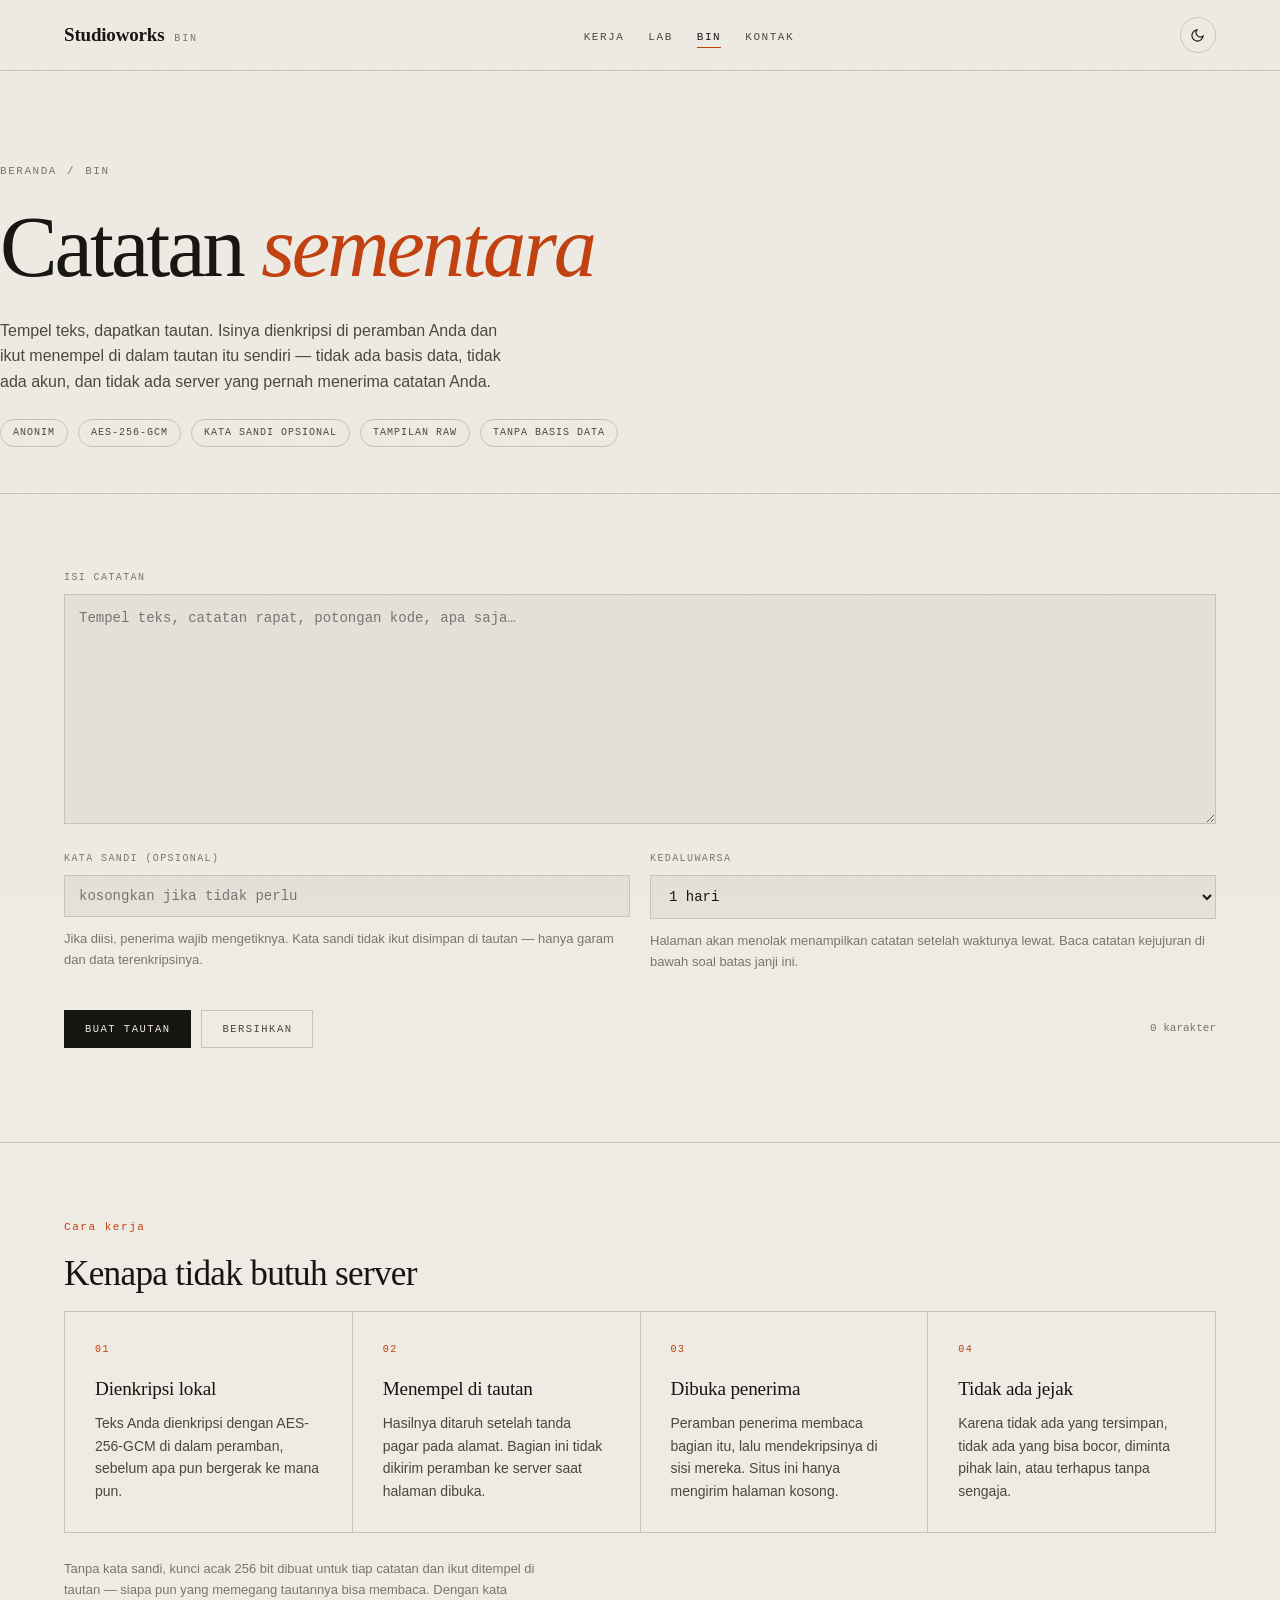
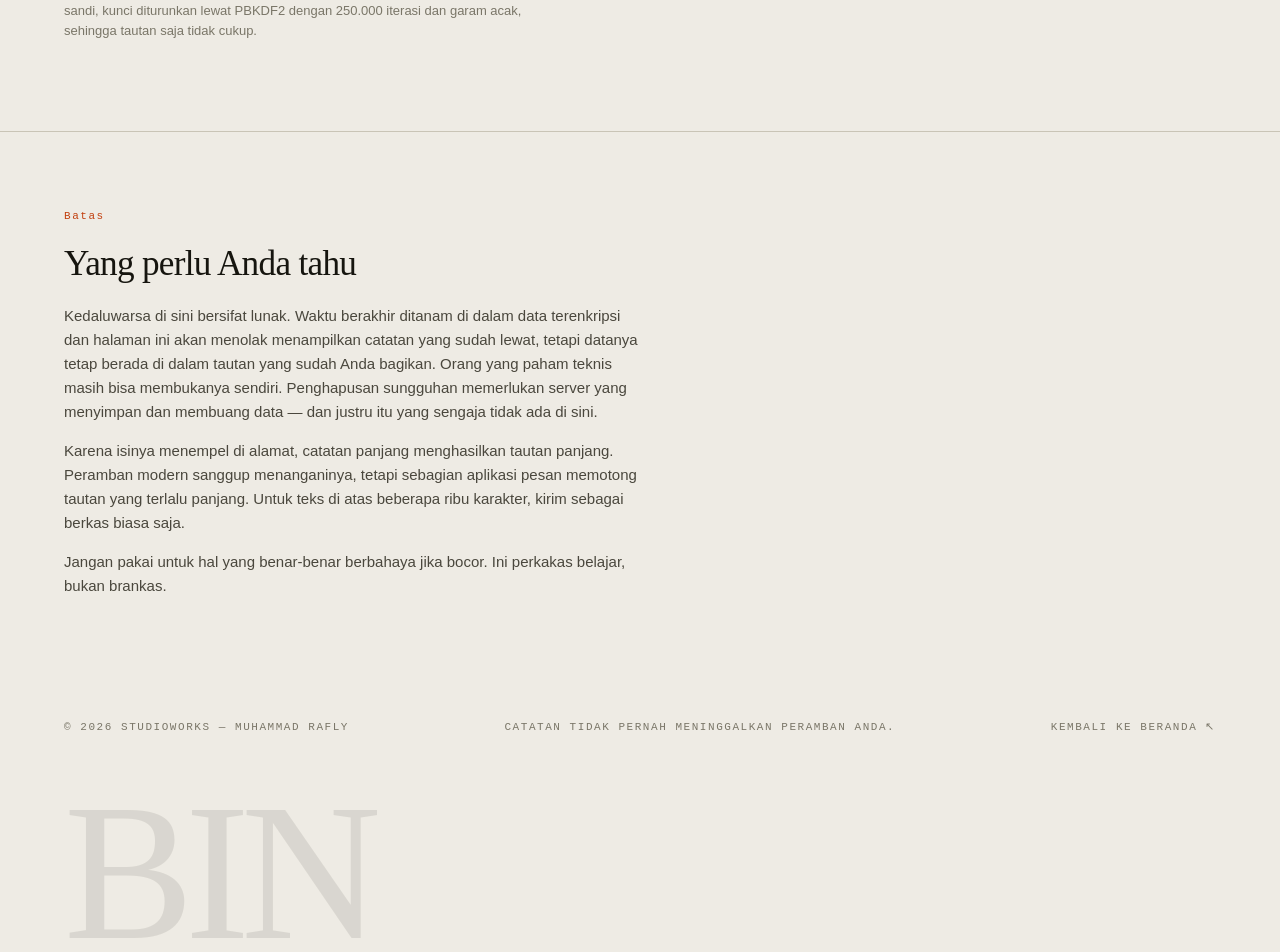
<file: bin/index.html>
<!DOCTYPE html>
<html lang="id" data-theme="light">
<head>
<!-- Google tag (gtag.js) -->
<script async src="https://www.googletagmanager.com/gtag/js?id=G-2QECXNKRMQ"></script>
<script>
  window.dataLayer = window.dataLayer || [];
  function gtag(){dataLayer.push(arguments);}
  gtag('js', new Date());
  gtag('config', 'G-2QECXNKRMQ');
</script>

<meta charset="utf-8">
<meta name="viewport" content="width=device-width, initial-scale=1">
<title>Bin — Studioworks</title>
<meta name="description" content="Catatan sementara yang dienkripsi di peramban. Isinya menempel di tautan, tidak pernah dikirim ke server mana pun.">
<meta name="author" content="Muhammad Rafly">
<meta name="theme-color" content="#eeebe4" media="(prefers-color-scheme: light)">
<meta name="theme-color" content="#0c0c0b" media="(prefers-color-scheme: dark)">
<link rel="canonical" href="https://studioworks.my.id/bin/">
<link rel="icon" href="/assets/icons/favicon.svg" type="image/svg+xml">
<meta property="og:type" content="website">
<meta property="og:title" content="Bin — Studioworks">
<meta property="og:description" content="Catatan sementara terenkripsi, tanpa server, tanpa akun.">
<meta property="og:url" content="https://studioworks.my.id/bin/">
<meta property="og:image" content="https://studioworks.my.id/assets/images/social-preview.png">
<meta name="twitter:card" content="summary_large_image">
<script>
  (function () {
    try {
      var t = localStorage.getItem("sw-theme");
      if (!t) t = matchMedia("(prefers-color-scheme: dark)").matches ? "dark" : "light";
      document.documentElement.setAttribute("data-theme", t);
    } catch (e) {}
  })();
</script>
<style>
:root{
  --paper:#eeebe4; --paper-2:#e5e1d8; --ink:#16150f; --ink-2:#4a473d; --ink-3:#7a7668;
  --line:#c9c4b6; --accent:#c2400f; --ok:#2f6d42; --bad:#a32020;
  --serif:"Iowan Old Style","Palatino Linotype",Palatino,"Book Antiqua",Georgia,serif;
  --mono:ui-monospace,SFMono-Regular,"SF Mono",Menlo,Consolas,monospace;
  --sans:-apple-system,BlinkMacSystemFont,"Segoe UI",Inter,Roboto,Helvetica,Arial,sans-serif;
  --pad:clamp(20px,5vw,72px); --maxw:1360px; --ease:cubic-bezier(.22,.78,.24,1);
}
[data-theme="dark"]{
  --paper:#0c0c0b; --paper-2:#141413; --ink:#f2efe7; --ink-2:#b3ad9f; --ink-3:#7e796c;
  --line:#2a2925; --accent:#ff6b35; --ok:#5fbf7e; --bad:#ff6b6b;
}
*,*::before,*::after{box-sizing:border-box}
html{-webkit-text-size-adjust:100%;scroll-behavior:smooth}
@media (prefers-reduced-motion:reduce){html{scroll-behavior:auto}*,*::before,*::after{transition-duration:.001ms!important;animation-duration:.001ms!important}}
body{margin:0;background:var(--paper);color:var(--ink);font-family:var(--sans);font-size:16px;line-height:1.6;
  -webkit-font-smoothing:antialiased;overflow-x:hidden;transition:background .45s var(--ease),color .45s var(--ease)}
body::before{content:"";position:fixed;inset:0;pointer-events:none;z-index:9999;opacity:.032;
  background-image:url("data:image/svg+xml,%3Csvg xmlns='http://www.w3.org/2000/svg' width='120' height='120'%3E%3Cfilter id='n'%3E%3CfeTurbulence type='fractalNoise' baseFrequency='.85' numOctaves='3'/%3E%3C/filter%3E%3Crect width='120' height='120' filter='url(%23n)'/%3E%3C/svg%3E")}
a{color:inherit;text-decoration:none}
::selection{background:var(--accent);color:var(--paper)}
:focus-visible{outline:2px solid var(--accent);outline-offset:3px}
.wrap{max-width:var(--maxw);margin:0 auto;padding-inline:var(--pad)}
.mono{font-family:var(--mono);font-size:11px;letter-spacing:.14em;text-transform:uppercase}
.sr-only{position:absolute;width:1px;height:1px;margin:-1px;padding:0;overflow:hidden;clip:rect(0 0 0 0);white-space:nowrap;border:0}
.skip{position:absolute;left:-999px;top:0;z-index:100;background:var(--ink);color:var(--paper);padding:10px 16px}
.skip:focus{left:8px;top:8px}

header{position:sticky;top:0;z-index:70;background:color-mix(in srgb,var(--paper) 85%,transparent);
  backdrop-filter:blur(16px) saturate(140%);border-bottom:1px solid var(--line)}
@supports not (backdrop-filter:blur(1px)){header{background:var(--paper)}}
.bar{display:flex;align-items:center;justify-content:space-between;gap:24px;height:70px}
.mark{display:flex;align-items:baseline;gap:10px;font-family:var(--serif);font-size:19px;letter-spacing:-.01em}
.mark b{font-weight:600}
.mark span{font-family:var(--mono);font-size:10px;letter-spacing:.18em;color:var(--ink-3);text-transform:uppercase}
nav ul{display:flex;gap:24px;list-style:none;margin:0;padding:0}
nav a{font-family:var(--mono);font-size:11px;letter-spacing:.14em;text-transform:uppercase;color:var(--ink-2);position:relative;padding:5px 0}
nav a::after{content:"";position:absolute;left:0;bottom:0;width:0;height:1px;background:var(--accent);transition:width .4s var(--ease)}
nav a.on{color:var(--ink)}
nav a.on::after,nav a:hover::after{width:100%}
nav a:hover{color:var(--ink)}
.btn-i{width:36px;height:36px;display:grid;place-items:center;border:1px solid var(--line);border-radius:50%;
  background:transparent;color:var(--ink);cursor:pointer;transition:background .28s,border-color .28s,transform .4s var(--ease)}
.btn-i:hover{background:var(--ink);color:var(--paper);border-color:var(--ink);transform:rotate(-18deg)}
@media(max-width:820px){nav ul{gap:14px}nav a{font-size:10px}.mark span{display:none}}

.top{padding:clamp(44px,8vw,92px) 0 clamp(26px,4vw,46px);border-bottom:1px solid var(--line)}
.crumb{color:var(--ink-3);margin-bottom:22px;display:flex;gap:10px}
.crumb a:hover{color:var(--accent)}
h1{font-family:var(--serif);font-weight:400;margin:0;font-size:clamp(2.4rem,7.4vw,5.4rem);line-height:1.02;
  letter-spacing:-.035em;padding-bottom:.06em}
h1 em{font-style:italic;color:var(--accent)}
.top p{max-width:58ch;color:var(--ink-2);margin:22px 0 0}
.badges{display:flex;gap:10px;flex-wrap:wrap;margin-top:24px}
.badge{font-family:var(--mono);font-size:10px;letter-spacing:.1em;text-transform:uppercase;border:1px solid var(--line);
  border-radius:100px;padding:5px 12px;color:var(--ink-2)}

main section{padding:clamp(40px,6vw,76px) 0;border-bottom:1px solid var(--line)}
.view{display:none}
.view.on{display:block}
.f{margin-bottom:20px}
.f label,.lgd{display:block;font-family:var(--mono);font-size:10px;letter-spacing:.14em;text-transform:uppercase;color:var(--ink-3);margin-bottom:8px}
textarea,input[type=text],input[type=password],select{width:100%;background:var(--paper-2);border:1px solid var(--line);
  color:var(--ink);font-family:var(--mono);font-size:14px;padding:12px 14px;border-radius:0;resize:vertical}
textarea{min-height:230px;line-height:1.6}
textarea:focus,input:focus,select:focus{outline:none;border-color:var(--accent)}
.grid2{display:grid;grid-template-columns:1fr 1fr;gap:20px}
@media(max-width:760px){.grid2{grid-template-columns:1fr}}
.acts{display:flex;gap:10px;flex-wrap:wrap;margin:4px 0 18px;align-items:center}
.btn{font-family:var(--mono);font-size:10.5px;letter-spacing:.14em;text-transform:uppercase;border:1px solid var(--ink);
  background:transparent;color:var(--ink);padding:12px 20px;cursor:pointer;
  transition:background .28s,color .28s,border-color .28s,opacity .2s}
.btn:hover{background:var(--ink);color:var(--paper)}
.btn.solid{background:var(--ink);color:var(--paper)}
.btn.solid:hover{background:var(--accent);border-color:var(--accent);color:#fff}
.btn.ghost{border-color:var(--line);color:var(--ink-2)}
.btn.ghost:hover{border-color:var(--ink);color:var(--paper)}
.btn[disabled]{opacity:.45;cursor:progress}
.counter{font-family:var(--mono);font-size:11px;color:var(--ink-3);margin-left:auto}
.note{font-size:13px;color:var(--ink-3);margin-top:12px}
.note code{font-family:var(--mono);font-size:12px}
.msg{border:1px solid var(--line);padding:14px 16px;font-family:var(--mono);font-size:12px;letter-spacing:.04em;
  line-height:1.65;margin-bottom:20px;display:none}
.msg.on{display:block}
.msg.bad{border-color:var(--bad);color:var(--bad)}
.msg.warn{border-color:var(--accent);color:var(--accent)}
.msg.good{border-color:var(--ok);color:var(--ok)}

.linkbox{border:1px dashed var(--line);background:var(--paper-2);padding:16px;font-family:var(--mono);font-size:12.5px;
  line-height:1.7;word-break:break-all;max-height:180px;overflow:auto}
.facts{display:grid;grid-template-columns:repeat(auto-fit,minmax(150px,1fr));gap:18px;margin:24px 0;
  border-top:1px solid var(--line);padding-top:18px}
.facts b{display:block;font-family:var(--serif);font-size:1.55rem;font-weight:400;line-height:1.15;letter-spacing:-.02em;word-break:break-word}
.facts span{font-family:var(--mono);font-size:10px;letter-spacing:.13em;text-transform:uppercase;color:var(--ink-3)}

.paper{border:1px solid var(--line);background:var(--paper-2);padding:clamp(20px,3vw,34px);
  font-family:var(--mono);font-size:14px;line-height:1.75;white-space:pre-wrap;word-break:break-word;
  max-height:62vh;overflow:auto}
.readbar{display:flex;justify-content:space-between;align-items:baseline;gap:16px;flex-wrap:wrap;margin-bottom:14px}

.steps{display:grid;grid-template-columns:repeat(auto-fit,minmax(230px,1fr));gap:1px;background:var(--line);border:1px solid var(--line);margin-top:8px}
.step{background:var(--paper);padding:clamp(20px,2.6vw,30px)}
.step .n{font-family:var(--mono);font-size:10px;letter-spacing:.14em;color:var(--accent);display:block;margin-bottom:16px}
.step h3{font-family:var(--serif);font-weight:400;font-size:1.2rem;margin:0 0 8px;letter-spacing:-.01em}
.step p{margin:0;font-size:14px;color:var(--ink-2)}
h2.sec{font-family:var(--serif);font-weight:400;font-size:clamp(1.5rem,3.2vw,2.2rem);letter-spacing:-.02em;margin:0 0 8px}
.sec-num{font-family:var(--mono);font-size:11px;letter-spacing:.14em;color:var(--accent);display:block;margin-bottom:10px}

footer{padding:30px 0 0}
.foot{display:flex;justify-content:space-between;gap:16px;flex-wrap:wrap;color:var(--ink-3)}
.bigmark{font-family:var(--serif);font-weight:400;font-size:clamp(3.2rem,15.2vw,15rem);line-height:.82;
  letter-spacing:-.045em;color:var(--ink);opacity:.09;margin:clamp(30px,5vw,56px) 0 -.12em;padding-inline:var(--pad);
  white-space:nowrap;overflow:hidden;user-select:none}
#toast{position:fixed;left:50%;bottom:26px;transform:translate(-50%,20px);opacity:0;pointer-events:none;
  background:var(--ink);color:var(--paper);font-family:var(--mono);font-size:11px;letter-spacing:.1em;
  text-transform:uppercase;padding:12px 20px;z-index:90;transition:transform .45s var(--ease),opacity .3s ease}
#toast.on{transform:translate(-50%,0);opacity:1}
</style>
</head>
<body>
<a class="skip" href="#stage">Lewati ke konten</a>

<header>
  <div class="wrap bar">
    <a class="mark" href="/"><b>Studioworks</b><span>bin</span></a>
    <nav aria-label="Navigasi utama">
      <ul>
        <li><a href="/#kerja">Kerja</a></li>
        <li><a href="/lab/">Lab</a></li>
        <li><a href="/bin/" class="on" aria-current="page">Bin</a></li>
        <li><a href="/#kontak">Kontak</a></li>
      </ul>
    </nav>
    <button class="btn-i" id="theme" type="button" aria-label="Ganti tema terang/gelap">
      <svg width="15" height="15" viewBox="0 0 24 24" fill="none" stroke="currentColor" stroke-width="1.8" aria-hidden="true"><path id="ic" d="M21 12.8A9 9 0 1111.2 3a7 7 0 009.8 9.8z"/></svg>
    </button>
  </div>
</header>

<main id="stage">
  <div class="wrap top">
    <div class="crumb mono"><a href="/">Beranda</a><span aria-hidden="true">/</span><span>Bin</span></div>
    <h1>Catatan <em>sementara</em></h1>
    <p>Tempel teks, dapatkan tautan. Isinya dienkripsi di peramban Anda dan ikut menempel di dalam tautan itu sendiri — tidak ada basis data, tidak ada akun, dan tidak ada server yang pernah menerima catatan Anda.</p>
    <div class="badges">
      <span class="badge">Anonim</span><span class="badge">AES-256-GCM</span>
      <span class="badge">Kata sandi opsional</span><span class="badge">Tampilan raw</span><span class="badge">Tanpa basis data</span>
    </div>
  </div>

  <!-- ============ TULIS ============ -->
  <section class="view on" id="v-write">
    <div class="wrap">
      <div class="msg" id="w-msg"></div>
      <div class="f">
        <label for="w-text">Isi catatan</label>
        <textarea id="w-text" spellcheck="false" placeholder="Tempel teks, catatan rapat, potongan kode, apa saja…"></textarea>
      </div>
      <div class="grid2">
        <div class="f">
          <label for="w-pass">Kata sandi (opsional)</label>
          <input type="password" id="w-pass" autocomplete="new-password" placeholder="kosongkan jika tidak perlu">
          <p class="note">Jika diisi, penerima wajib mengetiknya. Kata sandi tidak ikut disimpan di tautan — hanya garam dan data terenkripsinya.</p>
        </div>
        <div class="f">
          <label for="w-exp">Kedaluwarsa</label>
          <select id="w-exp">
            <option value="600000">10 menit</option>
            <option value="3600000">1 jam</option>
            <option value="86400000" selected>1 hari</option>
            <option value="604800000">1 minggu</option>
            <option value="2592000000">30 hari</option>
            <option value="0">Tidak pernah</option>
          </select>
          <p class="note">Halaman akan menolak menampilkan catatan setelah waktunya lewat. Baca catatan kejujuran di bawah soal batas janji ini.</p>
        </div>
      </div>
      <div class="acts">
        <button class="btn solid" id="w-make" type="button">Buat tautan</button>
        <button class="btn ghost" id="w-clear" type="button">Bersihkan</button>
        <span class="counter" id="w-count">0 karakter</span>
      </div>

      <div id="w-result" hidden>
        <div class="f">
          <div class="readbar"><span class="lgd" style="margin:0">Tautan catatan</span>
            <span class="mono" id="w-len" style="color:var(--ink-3)"></span></div>
          <div class="linkbox" id="w-link"></div>
        </div>
        <div class="acts">
          <button class="btn solid" id="w-copy" type="button">Salin tautan</button>
          <button class="btn" id="w-copyraw" type="button">Salin tautan raw</button>
          <a class="btn ghost" id="w-open" href="#" target="_blank" rel="noopener">Buka di tab baru</a>
        </div>
        <div class="facts">
          <div><b id="w-f-size">—</b><span>Ukuran asli</span></div>
          <div><b id="w-f-pack">—</b><span>Setelah enkripsi</span></div>
          <div><b id="w-f-lock">—</b><span>Kata sandi</span></div>
          <div><b id="w-f-exp">—</b><span>Berlaku sampai</span></div>
        </div>
      </div>
    </div>
  </section>

  <!-- ============ BACA ============ -->
  <section class="view" id="v-read">
    <div class="wrap">
      <div class="msg" id="r-msg"></div>

      <div id="r-ask" hidden>
        <div class="f" style="max-width:440px">
          <label for="r-pass">Catatan ini dikunci kata sandi</label>
          <input type="password" id="r-pass" autocomplete="current-password" placeholder="ketik kata sandi">
        </div>
        <div class="acts"><button class="btn solid" id="r-unlock" type="button">Buka catatan</button></div>
      </div>

      <div id="r-show" hidden>
        <div class="readbar">
          <span class="lgd" style="margin:0">Isi catatan</span>
          <span class="mono" id="r-meta" style="color:var(--ink-3)"></span>
        </div>
        <div class="paper" id="r-body"></div>
        <div class="acts" style="margin-top:20px">
          <button class="btn solid" id="r-copy" type="button">Salin isi</button>
          <a class="btn" id="r-raw" href="#">Lihat raw</a>
          <a class="btn ghost" href="/bin/">Buat catatan baru</a>
        </div>
      </div>

      <div id="r-dead" hidden>
        <div class="acts"><a class="btn solid" href="/bin/">Buat catatan baru</a></div>
      </div>
    </div>
  </section>

  <!-- ============ PENJELASAN ============ -->
  <section id="cara">
    <div class="wrap">
      <span class="sec-num">Cara kerja</span>
      <h2 class="sec">Kenapa tidak butuh server</h2>
      <div class="steps">
        <div class="step"><span class="n">01</span><h3>Dienkripsi lokal</h3><p>Teks Anda dienkripsi dengan AES-256-GCM di dalam peramban, sebelum apa pun bergerak ke mana pun.</p></div>
        <div class="step"><span class="n">02</span><h3>Menempel di tautan</h3><p>Hasilnya ditaruh setelah tanda pagar pada alamat. Bagian ini tidak dikirim peramban ke server saat halaman dibuka.</p></div>
        <div class="step"><span class="n">03</span><h3>Dibuka penerima</h3><p>Peramban penerima membaca bagian itu, lalu mendekripsinya di sisi mereka. Situs ini hanya mengirim halaman kosong.</p></div>
        <div class="step"><span class="n">04</span><h3>Tidak ada jejak</h3><p>Karena tidak ada yang tersimpan, tidak ada yang bisa bocor, diminta pihak lain, atau terhapus tanpa sengaja.</p></div>
      </div>
      <p class="note" style="margin-top:26px;max-width:66ch">Tanpa kata sandi, kunci acak 256 bit dibuat untuk tiap catatan dan ikut ditempel di tautan — siapa pun yang memegang tautannya bisa membaca. Dengan kata sandi, kunci diturunkan lewat PBKDF2 dengan 250.000 iterasi dan garam acak, sehingga tautan saja tidak cukup.</p>
    </div>
  </section>

  <section id="jujur" style="border-bottom:none">
    <div class="wrap">
      <span class="sec-num">Batas</span>
      <h2 class="sec">Yang perlu Anda tahu</h2>
      <p class="note" style="max-width:70ch;font-size:15px;color:var(--ink-2)">Kedaluwarsa di sini bersifat lunak. Waktu berakhir ditanam di dalam data terenkripsi dan halaman ini akan menolak menampilkan catatan yang sudah lewat, tetapi datanya tetap berada di dalam tautan yang sudah Anda bagikan. Orang yang paham teknis masih bisa membukanya sendiri. Penghapusan sungguhan memerlukan server yang menyimpan dan membuang data — dan justru itu yang sengaja tidak ada di sini.</p>
      <p class="note" style="max-width:70ch;font-size:15px;color:var(--ink-2)">Karena isinya menempel di alamat, catatan panjang menghasilkan tautan panjang. Peramban modern sanggup menanganinya, tetapi sebagian aplikasi pesan memotong tautan yang terlalu panjang. Untuk teks di atas beberapa ribu karakter, kirim sebagai berkas biasa saja.</p>
      <p class="note" style="max-width:70ch;font-size:15px;color:var(--ink-2)">Jangan pakai untuk hal yang benar-benar berbahaya jika bocor. Ini perkakas belajar, bukan brankas.</p>
    </div>
  </section>
</main>

<footer>
  <div class="wrap foot mono">
    <span>© <span id="yr">2026</span> Studioworks — Muhammad Rafly</span>
    <span>Catatan tidak pernah meninggalkan peramban Anda.</span>
    <a href="/">Kembali ke beranda ↖</a>
  </div>
  <div class="bigmark" aria-hidden="true">BIN</div>
</footer>

<div id="toast" role="status" aria-live="polite">Tersalin</div>

<script>
(function () {
  "use strict";
  var $ = function (s) { return document.querySelector(s); };
  var enc = new TextEncoder(), dec = new TextDecoder();
  var SC = !!(window.crypto && crypto.subtle);
  var ITER = 250000;

  $("#yr").textContent = new Date().getFullYear();

  /* tema */
  var root = document.documentElement, icon = $("#ic");
  var sun = "M12 4V2M12 22v-2M4 12H2M22 12h-2M6 6L4.5 4.5M19.5 19.5L18 18M18 6l1.5-1.5M4.5 19.5L6 18M16 12a4 4 0 11-8 0 4 4 0 018 0z";
  var moon = "M21 12.8A9 9 0 1111.2 3a7 7 0 009.8 9.8z";
  function paint() { icon.setAttribute("d", root.getAttribute("data-theme") === "dark" ? sun : moon); }
  paint();
  $("#theme").addEventListener("click", function () {
    var n = root.getAttribute("data-theme") === "dark" ? "light" : "dark";
    root.setAttribute("data-theme", n);
    try { localStorage.setItem("sw-theme", n); } catch (e) {}
    paint();
  });

  /* toast */
  var toast = $("#toast"), tt = null;
  function flash(m) { toast.textContent = m; toast.classList.add("on"); clearTimeout(tt); tt = setTimeout(function () { toast.classList.remove("on"); }, 1800); }
  function copy(text, label) {
    if (!text) { flash("Belum ada isi"); return; }
    if (navigator.clipboard && isSecureContext) {
      navigator.clipboard.writeText(text).then(function () { flash(label || "Tersalin"); }, function () { flash("Gagal menyalin"); });
    } else {
      var ta = document.createElement("textarea");
      ta.value = text; ta.style.position = "absolute"; ta.style.left = "-9999px";
      document.body.appendChild(ta); ta.select();
      try { document.execCommand("copy"); flash(label || "Tersalin"); } catch (e) { flash("Gagal menyalin"); }
      document.body.removeChild(ta);
    }
  }
  function msg(el, text, kind) {
    el.textContent = text;
    el.className = "msg on" + (kind ? " " + kind : "");
  }
  function hide(el) { el.className = "msg"; }
  function busy(btn, on, label) {
    btn.disabled = on;
    if (on) { btn.dataset.lbl = btn.textContent; btn.textContent = label || "Memproses…"; }
    else if (btn.dataset.lbl) { btn.textContent = btn.dataset.lbl; }
  }

  /* base64url */
  function b64u(bytes) {
    var s = "";
    for (var i = 0; i < bytes.length; i++) s += String.fromCharCode(bytes[i]);
    return btoa(s).replace(/\+/g, "-").replace(/\//g, "_").replace(/=+$/, "");
  }
  function unb64u(str) {
    var s = str.replace(/-/g, "+").replace(/_/g, "/");
    while (s.length % 4) s += "=";
    var bin = atob(s), o = new Uint8Array(bin.length);
    for (var i = 0; i < bin.length; i++) o[i] = bin.charCodeAt(i);
    return o;
  }

  /* kompresi opsional */
  function gz(bytes) {
    if (typeof CompressionStream === "undefined") return Promise.resolve(null);
    try {
      var st = new Blob([bytes]).stream().pipeThrough(new CompressionStream("gzip"));
      return new Response(st).arrayBuffer().then(function (b) { return new Uint8Array(b); })
        .catch(function () { return null; });
    } catch (e) { return Promise.resolve(null); }
  }
  function ungz(bytes) {
    if (typeof DecompressionStream === "undefined") return Promise.reject(new Error("Peramban ini tidak mendukung dekompresi."));
    var st = new Blob([bytes]).stream().pipeThrough(new DecompressionStream("gzip"));
    return new Response(st).arrayBuffer().then(function (b) { return new Uint8Array(b); });
  }

  function keyFromPass(pass, salt, use) {
    return crypto.subtle.importKey("raw", enc.encode(pass), "PBKDF2", false, ["deriveKey"])
      .then(function (km) {
        return crypto.subtle.deriveKey({ name: "PBKDF2", salt: salt, iterations: ITER, hash: "SHA-256" },
          km, { name: "AES-GCM", length: 256 }, false, [use]);
      });
  }
  function keyFromRaw(raw, use) {
    return crypto.subtle.importKey("raw", raw, { name: "AES-GCM" }, false, [use]);
  }
  function human(n) {
    if (n < 1024) return n + " B";
    if (n < 1048576) return (n / 1024).toFixed(1) + " KB";
    return (n / 1048576).toFixed(2) + " MB";
  }
  function when(ts) {
    try {
      return new Intl.DateTimeFormat("id-ID", { dateStyle: "medium", timeStyle: "short", timeZone: "Asia/Jakarta" }).format(new Date(ts));
    } catch (e) { return new Date(ts).toISOString(); }
  }

  /* =============== TULIS =============== */
  var wText = $("#w-text"), wMsg = $("#w-msg");
  function count() { wText.value.length; $("#w-count").textContent = wText.value.length.toLocaleString("id-ID") + " karakter"; }
  wText.addEventListener("input", count); count();
  $("#w-clear").addEventListener("click", function () {
    wText.value = ""; $("#w-pass").value = ""; $("#w-result").hidden = true; hide(wMsg); count(); wText.focus();
  });

  $("#w-make").addEventListener("click", function () {
    var btn = this;
    hide(wMsg);
    if (!SC) { msg(wMsg, "Web Crypto tidak aktif. Halaman ini harus dibuka lewat HTTPS.", "bad"); return; }
    var text = wText.value;
    if (!text.trim()) { msg(wMsg, "Catatan masih kosong.", "bad"); return; }
    var pass = $("#w-pass").value;
    var life = parseInt($("#w-exp").value, 10);
    var now = Date.now();
    var payload = JSON.stringify({ t: text, c: now, x: life ? now + life : 0 });
    var plain = enc.encode(payload);

    busy(btn, true, "Mengenkripsi…");
    gz(plain).then(function (packed) {
      var flags = 0, body = plain;
      if (packed && packed.length < plain.length) { body = packed; flags |= 2; }
      if (pass) flags |= 1;
      var salt = crypto.getRandomValues(new Uint8Array(16));
      var iv = crypto.getRandomValues(new Uint8Array(12));
      var rawKey = pass ? null : crypto.getRandomValues(new Uint8Array(32));
      var kp = pass ? keyFromPass(pass, salt, "encrypt") : keyFromRaw(rawKey, "encrypt");
      return kp.then(function (key) {
        return crypto.subtle.encrypt({ name: "AES-GCM", iv: iv }, key, body);
      }).then(function (ct) {
        var cb = new Uint8Array(ct);
        var pack = new Uint8Array(2 + 16 + 12 + cb.length);
        pack[0] = 1; pack[1] = flags;
        pack.set(salt, 2); pack.set(iv, 18); pack.set(cb, 30);
        var frag = b64u(pack) + (rawKey ? "." + b64u(rawKey) : "");
        var url = location.origin + "/bin/#" + frag;
        var rawUrl = location.origin + "/bin/raw/#" + frag;

        $("#w-link").textContent = url;
        $("#w-len").textContent = url.length.toLocaleString("id-ID") + " karakter";
        $("#w-open").href = url;
        $("#w-copy").onclick = function () { copy(url, "Tautan tersalin"); };
        $("#w-copyraw").onclick = function () { copy(rawUrl, "Tautan raw tersalin"); };
        $("#w-f-size").textContent = human(plain.length);
        $("#w-f-pack").textContent = human(pack.length);
        $("#w-f-lock").textContent = pass ? "Ya" : "Tidak";
        $("#w-f-exp").textContent = life ? when(now + life) : "Selamanya";
        $("#w-result").hidden = false;

        if (url.length > 8000) msg(wMsg, "Tautan sangat panjang (" + url.length.toLocaleString("id-ID") + " karakter). Peramban sanggup membukanya, tetapi banyak aplikasi pesan akan memotongnya. Pertimbangkan mengirim sebagai berkas.", "bad");
        else if (url.length > 2048) msg(wMsg, "Tautan melewati 2.048 karakter — masih aman di peramban modern, tetapi sebagian aplikasi lama bisa memotongnya.", "warn");
        else msg(wMsg, "Tautan siap. Catatan tidak tersimpan di mana pun kecuali di tautan ini — kalau hilang, tidak bisa dipulihkan.", "good");
        busy(btn, false);
      });
    }).catch(function (e) {
      msg(wMsg, "Gagal membuat tautan: " + e.message, "bad");
      busy(btn, false);
    });
  });

  /* =============== BACA =============== */
  var rMsg = $("#r-msg"), state = null;

  function showRead() {
    $("#v-write").classList.remove("on");
    $("#v-read").classList.add("on");
    $("#cara").hidden = false;
  }

  function render(obj, pack) {
    if (obj.x && Date.now() > obj.x) {
      $("#r-ask").hidden = true;
      $("#r-dead").hidden = false;
      msg(rMsg, "Catatan ini sudah melewati tanggal berlakunya (" + when(obj.x) + "), jadi tidak ditampilkan.", "bad");
      return;
    }
    $("#r-ask").hidden = true;
    $("#r-show").hidden = false;
    $("#r-body").textContent = obj.t;
    var meta = "Dibuat " + when(obj.c) + " · " + obj.t.length.toLocaleString("id-ID") + " karakter";
    if (obj.x) meta += " · berlaku sampai " + when(obj.x);
    $("#r-meta").textContent = meta;
    $("#r-raw").href = "/bin/raw/" + location.hash;
    $("#r-copy").onclick = function () { copy(obj.t, "Isi tersalin"); };
    hide(rMsg);
  }

  function decryptWith(keyPromise, pack, flags) {
    var salt = pack.slice(2, 18), iv = pack.slice(18, 30), body = pack.slice(30);
    return keyPromise.then(function (key) {
      return crypto.subtle.decrypt({ name: "AES-GCM", iv: iv }, key, body);
    }).then(function (buf) {
      var bytes = new Uint8Array(buf);
      return (flags & 2) ? ungz(bytes) : bytes;
    }).then(function (bytes) {
      return JSON.parse(dec.decode(bytes));
    });
  }

  function boot() {
    var frag = location.hash.slice(1);
    if (!frag) return;
    showRead();
    if (!SC) { msg(rMsg, "Web Crypto tidak aktif. Halaman ini harus dibuka lewat HTTPS.", "bad"); return; }

    var parts = frag.split("."), pack, rawKey = null;
    try {
      pack = unb64u(parts[0]);
      if (parts[1]) rawKey = unb64u(parts[1]);
    } catch (e) {
      msg(rMsg, "Tautan rusak atau tidak lengkap. Pastikan seluruh alamat tersalin, termasuk bagian setelah tanda pagar.", "bad");
      return;
    }
    if (pack.length < 31 || pack[0] !== 1) {
      msg(rMsg, "Format catatan tidak dikenali.", "bad");
      return;
    }
    var flags = pack[1];
    state = { pack: pack, flags: flags };

    if (flags & 1) {
      $("#r-ask").hidden = false;
      msg(rMsg, "Catatan ini dilindungi kata sandi.", "warn");
      $("#r-pass").focus();
      return;
    }
    if (!rawKey) { msg(rMsg, "Kunci tidak ada di tautan. Kemungkinan alamat terpotong saat dikirim.", "bad"); return; }
    decryptWith(keyFromRaw(rawKey, "decrypt"), pack, flags)
      .then(function (obj) { render(obj, pack); })
      .catch(function () { msg(rMsg, "Gagal membuka catatan. Tautan mungkin terpotong atau sudah diubah.", "bad"); });
  }

  $("#r-unlock").addEventListener("click", function () {
    var btn = this;
    if (!state) return;
    var pass = $("#r-pass").value;
    if (!pass) { msg(rMsg, "Ketik kata sandinya terlebih dahulu.", "bad"); return; }
    busy(btn, true, "Membuka…");
    decryptWith(keyFromPass(pass, state.pack.slice(2, 18), "decrypt"), state.pack, state.flags)
      .then(function (obj) { render(obj, state.pack); busy(btn, false); })
      .catch(function () {
        msg(rMsg, "Kata sandi salah, atau tautan sudah berubah.", "bad");
        busy(btn, false);
        $("#r-pass").select();
      });
  });
  $("#r-pass").addEventListener("keydown", function (e) { if (e.key === "Enter") $("#r-unlock").click(); });

  boot();
})();
</script>
</body>
</html>
</file>
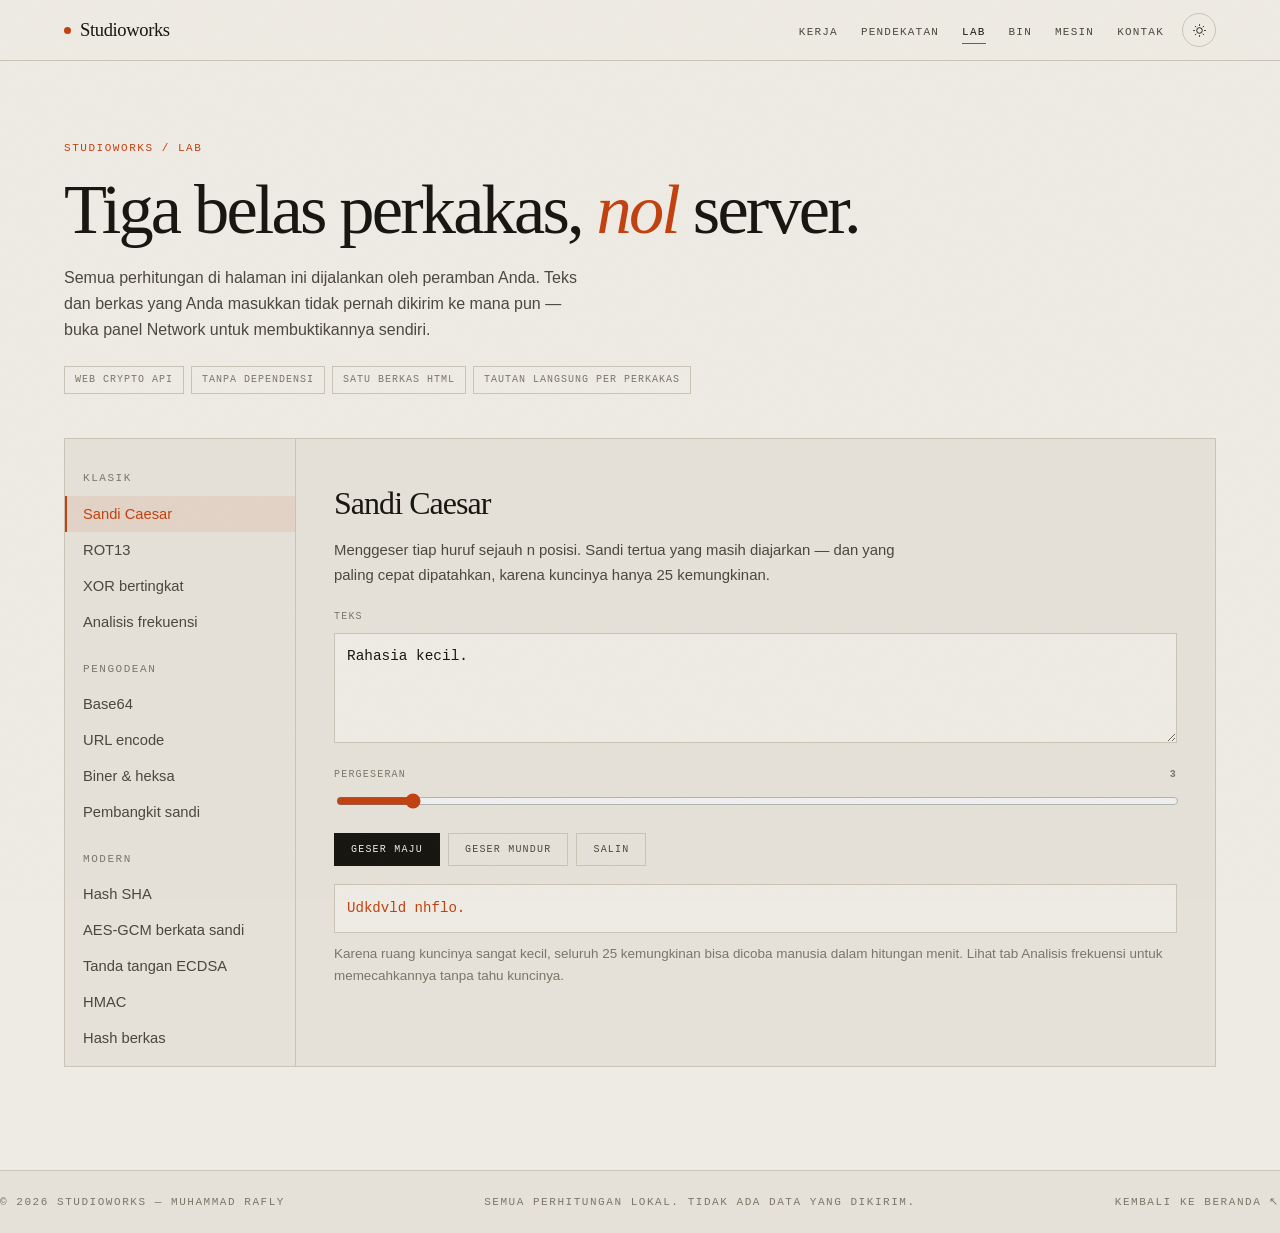
<file: lab/index.html>
<!DOCTYPE html>
<html lang="id" data-theme="dark">
<head>
<!-- Google tag (gtag.js) -->
<script async src="https://www.googletagmanager.com/gtag/js?id=G-2QECXNKRMQ"></script>
<script>
  window.dataLayer = window.dataLayer || [];
  function gtag(){dataLayer.push(arguments);}
  gtag('js', new Date());
  gtag('config', 'G-2QECXNKRMQ');
</script>

<meta charset="utf-8">
<meta name="viewport" content="width=device-width, initial-scale=1">
<title>Lab — Studioworks</title>
<meta name="description" content="Tiga belas perkakas kriptografi dan konversi teks yang berjalan sepenuhnya di browser. Tidak ada data yang dikirim ke server.">
<meta name="author" content="Muhammad Rafly">
<meta name="theme-color" content="#eeebe4" media="(prefers-color-scheme: light)">
<meta name="theme-color" content="#0d0d0c" media="(prefers-color-scheme: dark)">
<link rel="canonical" href="https://studioworks.my.id/lab/">
<link rel="icon" href="/assets/icons/favicon.svg" type="image/svg+xml">
<meta property="og:type" content="website">
<meta property="og:title" content="Lab — Studioworks">
<meta property="og:description" content="Tiga belas perkakas kriptografi dan konversi teks yang berjalan sepenuhnya di browser.">
<meta property="og:url" content="https://studioworks.my.id/lab/">
<script>
  (function () {
    try {
      var t = localStorage.getItem("sw-theme");
      if (!t) t = matchMedia("(prefers-color-scheme: light)").matches ? "light" : "dark";
      document.documentElement.setAttribute("data-theme", t);
    } catch (e) {}
  })();
</script>
<style>
:root{
  --paper:#eeebe4; --paper-2:#e5e1d8; --ink:#16150f; --ink-2:#4a473d; --ink-3:#7a7668;
  --line:#c9c4b6; --accent:#c2400f; --accent-soft:rgba(194,64,15,.09);
  --ok:#2f7d4f; --bad:#b3341a;
  --serif:"Iowan Old Style","Palatino Linotype",Palatino,"Book Antiqua",Georgia,serif;
  --mono:ui-monospace,SFMono-Regular,"SF Mono",Menlo,Consolas,monospace;
  --sans:-apple-system,BlinkMacSystemFont,"Segoe UI",Inter,Roboto,Helvetica,Arial,sans-serif;
  --pad:clamp(20px,5vw,72px); --maxw:1360px; --ease:cubic-bezier(.22,.78,.24,1);
}
[data-theme="dark"]{
  --paper:#0b0b0a; --paper-2:#121211; --ink:#f3f0e8; --ink-2:#b3ad9f; --ink-3:#7e796c;
  --line:#26251f; --accent:#ff6b35; --accent-soft:rgba(255,107,53,.10);
  --ok:#5fbf86; --bad:#ff6b5a;
}
*,*::before,*::after{box-sizing:border-box}
html{scroll-behavior:smooth;-webkit-text-size-adjust:100%}
body{margin:0;background:var(--paper);color:var(--ink);font-family:var(--sans);line-height:1.65;
  overflow-x:hidden;-webkit-font-smoothing:antialiased;transition:background .5s ease,color .5s ease}
body::before{content:"";position:fixed;inset:0;z-index:999;pointer-events:none;opacity:.03;
  background-image:url("data:image/svg+xml,%3Csvg xmlns='http://www.w3.org/2000/svg' width='120' height='120'%3E%3Cfilter id='n'%3E%3CfeTurbulence type='fractalNoise' baseFrequency='.85' numOctaves='3'/%3E%3C/filter%3E%3Crect width='120' height='120' filter='url(%23n)'/%3E%3C/svg%3E")}
a{color:inherit}
::selection{background:var(--accent);color:#fff}
:focus-visible{outline:2px solid var(--accent);outline-offset:3px}
.wrap{max-width:var(--maxw);margin:0 auto;padding-inline:var(--pad)}
.mono{font-family:var(--mono);font-size:11px;letter-spacing:.14em;text-transform:uppercase}

/* NAV */
.nav{position:sticky;top:0;z-index:80;background:color-mix(in srgb,var(--paper) 84%,transparent);
  backdrop-filter:saturate(150%) blur(14px);-webkit-backdrop-filter:saturate(150%) blur(14px);
  border-bottom:1px solid var(--line)}
.nav-in{display:flex;align-items:center;gap:18px;height:60px}
.brand{font-family:var(--serif);font-size:1.16rem;letter-spacing:-.02em;text-decoration:none;
  margin-right:auto;display:flex;align-items:center;gap:9px}
.brand b{font-weight:400}
.brand i{width:7px;height:7px;background:var(--accent);border-radius:50%;font-style:normal}
.nav ul{display:flex;gap:clamp(10px,1.8vw,26px);list-style:none;margin:0;padding:0}
.nav ul a{font-family:var(--mono);font-size:11px;letter-spacing:.11em;text-transform:uppercase;
  text-decoration:none;color:var(--ink-2);padding:6px 0;position:relative;transition:color .25s}
.nav ul a::after{content:"";position:absolute;left:0;right:100%;bottom:0;height:1px;
  background:var(--accent);transition:right .35s var(--ease)}
.nav ul a:hover,.nav ul a.here{color:var(--ink)}
.nav ul a.here::after,.nav ul a:hover::after{right:0}
.tgl{width:34px;height:34px;border:1px solid var(--line);background:transparent;color:var(--ink);
  cursor:pointer;display:grid;place-items:center;border-radius:50%;flex:0 0 auto;
  transition:border-color .25s,transform .35s var(--ease)}
.tgl:hover{border-color:var(--accent);transform:rotate(90deg)}
.tgl svg{width:15px;height:15px;fill:none;stroke:currentColor;stroke-width:1.5}
[data-theme="dark"] .tgl .sun{display:none}
[data-theme="light"] .tgl .moon{display:none}
@media(max-width:820px){.nav ul{display:none}}

/* HEAD */
.head{padding:clamp(34px,6vw,72px) 0 clamp(24px,4vw,44px)}
.head .idx{color:var(--accent)}
.head h1{font-family:var(--serif);font-weight:400;letter-spacing:-.04em;line-height:1.04;
  font-size:clamp(2rem,6vw,4.4rem);margin:14px 0 18px}
.head h1 em{font-style:italic;color:var(--accent)}
.head p{color:var(--ink-2);max-width:60ch;margin:0}
.badges{display:flex;flex-wrap:wrap;gap:7px;margin-top:22px}
.badge{font-family:var(--mono);font-size:10px;letter-spacing:.1em;text-transform:uppercase;
  border:1px solid var(--line);padding:5px 10px;color:var(--ink-3)}

/* LAYOUT */
.lab{display:grid;grid-template-columns:230px minmax(0,1fr);gap:1px;background:var(--line);
  border:1px solid var(--line);margin-bottom:clamp(50px,8vw,110px)}
.side{background:var(--paper-2);padding:10px 0}
.grp{padding:14px 18px 6px}
.grp span{color:var(--ink-3)}
.side button{display:block;width:100%;text-align:left;background:transparent;border:0;cursor:pointer;
  font-family:var(--sans);font-size:.92rem;color:var(--ink-2);padding:10px 18px;position:relative;
  transition:color .25s,background .25s}
.side button::before{content:"";position:absolute;left:0;top:0;bottom:0;width:2px;background:var(--accent);
  transform:scaleY(0);transition:transform .3s var(--ease)}
.side button:hover{color:var(--ink)}
.side button.on{color:var(--accent);background:var(--accent-soft)}
.side button.on::before{transform:scaleY(1)}
.pane{background:var(--paper-2);padding:clamp(20px,3.2vw,38px);min-height:520px}
.tool{display:none}
.tool.on{display:block;animation:fadein .45s var(--ease)}
@keyframes fadein{from{opacity:0;transform:translateY(8px)}to{opacity:1;transform:none}}
.tool h2{font-family:var(--serif);font-weight:400;font-size:clamp(1.4rem,3vw,2rem);
  letter-spacing:-.03em;margin:0 0 8px}
.tool .lead{color:var(--ink-2);font-size:.93rem;margin:0 0 22px;max-width:70ch}
@media(max-width:860px){
  .lab{grid-template-columns:1fr}
  .side{display:flex;flex-wrap:wrap;gap:4px;padding:12px}
  .grp{width:100%;padding:8px 6px 2px}
  .side button{width:auto;border:1px solid var(--line);padding:8px 13px;font-size:.82rem}
  .side button::before{display:none}
  .pane{min-height:0}
}

/* FIELDS */
.f{margin-bottom:16px}
.f label{font-family:var(--mono);font-size:10px;letter-spacing:.12em;text-transform:uppercase;
  color:var(--ink-3);display:flex;justify-content:space-between;gap:10px;margin-bottom:7px}
.f input[type=text],.f input[type=password],.f input[type=number],.f textarea,.f select{
  width:100%;font-family:var(--mono);font-size:.9rem;color:var(--ink);background:var(--paper);
  border:1px solid var(--line);padding:11px 12px;line-height:1.6}
.f textarea{min-height:110px;resize:vertical}
.f input:focus,.f textarea:focus,.f select:focus{outline:none;border-color:var(--accent)}
.f input[type=range]{width:100%;accent-color:var(--accent)}
.two{display:grid;grid-template-columns:repeat(auto-fit,minmax(200px,1fr));gap:16px}
.acts{display:flex;flex-wrap:wrap;gap:8px;margin:4px 0 18px}
.b{font-family:var(--mono);font-size:10px;letter-spacing:.12em;text-transform:uppercase;
  background:transparent;border:1px solid var(--line);color:var(--ink-2);padding:10px 16px;cursor:pointer;
  transition:border-color .25s,color .25s,background .25s}
.b:hover{border-color:var(--accent);color:var(--accent)}
.b.solid{background:var(--ink);border-color:var(--ink);color:var(--paper)}
.b.solid:hover{background:var(--accent);border-color:var(--accent);color:#fff}
.out{font-family:var(--mono);font-size:.88rem;word-break:break-all;white-space:pre-wrap;
  background:var(--paper);border:1px solid var(--line);padding:12px;min-height:46px;color:var(--accent);
  transition:border-color .3s}
.out.ok{border-color:var(--ok);color:var(--ok)}
.out.bad{border-color:var(--bad);color:var(--bad)}
.hint{color:var(--ink-3);font-size:.84rem;margin:10px 0 0}
.rowset{display:grid;gap:10px}
.hrow{display:grid;grid-template-columns:90px minmax(0,1fr);gap:12px;align-items:start;
  border-top:1px solid var(--line);padding-top:10px}
.hrow b{font-family:var(--mono);font-size:10px;letter-spacing:.11em;text-transform:uppercase;
  color:var(--ink-3);font-weight:400;padding-top:3px}
.hrow code{font-family:var(--mono);font-size:.82rem;word-break:break-all;color:var(--ink)}
.drop{border:1px dashed var(--line);padding:30px 18px;text-align:center;color:var(--ink-3);
  cursor:pointer;transition:border-color .3s,background .3s}
.drop.hot{border-color:var(--accent);background:var(--accent-soft);color:var(--accent)}
.bars{display:grid;grid-template-columns:repeat(26,1fr);gap:3px;align-items:end;height:150px;margin-top:8px}
.bars div{background:var(--line);position:relative;transition:height .5s var(--ease),background .3s}
.bars div.top{background:var(--accent)}
.blab{display:grid;grid-template-columns:repeat(26,1fr);gap:3px;margin-top:6px}
.blab span{font-family:var(--mono);font-size:9px;text-align:center;color:var(--ink-3)}
.meter{height:2px;background:var(--line);margin-top:10px;position:relative;overflow:hidden}
.meter i{position:absolute;inset:0 auto 0 0;width:0;background:var(--accent);transition:width .4s var(--ease)}

footer{border-top:1px solid var(--line);background:var(--paper-2)}
.fbar{display:flex;flex-wrap:wrap;gap:14px;justify-content:space-between;align-items:center;
  padding:22px 0;color:var(--ink-3)}
.fbar a{text-decoration:none}
.fbar a:hover{color:var(--accent)}

#toast{position:fixed;left:50%;bottom:26px;transform:translate(-50%,20px);opacity:0;pointer-events:none;
  background:var(--ink);color:var(--paper);font-family:var(--mono);font-size:11px;letter-spacing:.1em;
  text-transform:uppercase;padding:12px 20px;z-index:90;
  transition:transform .45s cubic-bezier(.22,.78,.24,1),opacity .3s ease}
#toast.on{transform:translate(-50%,0);opacity:1}
@media(prefers-reduced-motion:reduce){
  html{scroll-behavior:auto}
  *,*::before,*::after{animation:none!important;transition-duration:.01ms!important}
}
</style>
</head>
<body>

<nav class="nav">
  <div class="wrap nav-in">
    <a class="brand" href="/"><i></i><b>Studioworks</b></a>
    <ul>
      <li><a href="/#kerja">Kerja</a></li>
      <li><a href="/#metode">Pendekatan</a></li>
      <li><a href="/lab/" class="here">Lab</a></li>
      <li><a href="/bin/">Bin</a></li>
      <li><a href="/#mesin">Mesin</a></li>
      <li><a href="/#kontak">Kontak</a></li>
    </ul>
    <button class="tgl" id="themeBtn" type="button" aria-label="Ganti tema terang atau gelap">
      <svg class="sun" viewBox="0 0 24 24" aria-hidden="true"><circle cx="12" cy="12" r="4.5"/><path d="M12 2v2.5M12 19.5V22M2 12h2.5M19.5 12H22M4.9 4.9l1.8 1.8M17.3 17.3l1.8 1.8M19.1 4.9l-1.8 1.8M6.7 17.3l-1.8 1.8"/></svg>
      <svg class="moon" viewBox="0 0 24 24" aria-hidden="true"><path d="M20 14.5A8.5 8.5 0 0 1 9.5 4a8.5 8.5 0 1 0 10.5 10.5z"/></svg>
    </button>
  </div>
</nav>

<main class="wrap">
  <header class="head">
    <span class="idx mono">Studioworks / Lab</span>
    <h1>Tiga belas perkakas, <em>nol</em> server.</h1>
    <p>Semua perhitungan di halaman ini dijalankan oleh peramban Anda. Teks dan berkas yang Anda masukkan tidak pernah dikirim ke mana pun — buka panel Network untuk membuktikannya sendiri.</p>
    <div class="badges">
      <span class="badge">Web Crypto API</span>
      <span class="badge">Tanpa dependensi</span>
      <span class="badge">Satu berkas HTML</span>
      <span class="badge">Tautan langsung per perkakas</span>
    </div>
  </header>

  <div class="lab">
    <aside class="side" role="tablist" aria-label="Daftar perkakas">
      <div class="grp"><span class="mono">Klasik</span></div>
      <button type="button" data-t="caesar" class="on">Sandi Caesar</button>
      <button type="button" data-t="rot13">ROT13</button>
      <button type="button" data-t="xor">XOR bertingkat</button>
      <button type="button" data-t="freq">Analisis frekuensi</button>
      <div class="grp"><span class="mono">Pengodean</span></div>
      <button type="button" data-t="b64">Base64</button>
      <button type="button" data-t="url">URL encode</button>
      <button type="button" data-t="binhex">Biner &amp; heksa</button>
      <button type="button" data-t="pass">Pembangkit sandi</button>
      <div class="grp"><span class="mono">Modern</span></div>
      <button type="button" data-t="sha">Hash SHA</button>
      <button type="button" data-t="aes">AES-GCM berkata sandi</button>
      <button type="button" data-t="sign">Tanda tangan ECDSA</button>
      <button type="button" data-t="hmac">HMAC</button>
      <button type="button" data-t="file">Hash berkas</button>
    </aside>

    <div class="pane">

      <!-- 1 CAESAR -->
      <section class="tool on" id="t-caesar">
        <h2>Sandi Caesar</h2>
        <p class="lead">Menggeser tiap huruf sejauh n posisi. Sandi tertua yang masih diajarkan — dan yang paling cepat dipatahkan, karena kuncinya hanya 25 kemungkinan.</p>
        <div class="f"><label for="caIn">Teks</label><textarea id="caIn" spellcheck="false">Rahasia kecil.</textarea></div>
        <div class="f"><label for="caSh">Pergeseran <b id="caShV">3</b></label><input id="caSh" type="range" min="1" max="25" value="3"></div>
        <div class="acts">
          <button class="b solid" type="button" id="caEnc">Geser maju</button>
          <button class="b" type="button" id="caDec">Geser mundur</button>
          <button class="b" type="button" data-copy="caOut">Salin</button>
        </div>
        <div class="out" id="caOut">—</div>
        <p class="hint">Karena ruang kuncinya sangat kecil, seluruh 25 kemungkinan bisa dicoba manusia dalam hitungan menit. Lihat tab Analisis frekuensi untuk memecahkannya tanpa tahu kuncinya.</p>
      </section>

      <!-- 2 ROT13 -->
      <section class="tool" id="t-rot13">
        <h2>ROT13</h2>
        <p class="lead">Caesar dengan pergeseran tepat 13. Karena alfabet punya 26 huruf, proses enkripsi dan dekripsinya identik — terapkan dua kali dan teksnya kembali seperti semula.</p>
        <div class="f"><label for="roIn">Teks</label><textarea id="roIn" spellcheck="false">Studioworks</textarea></div>
        <div class="acts"><button class="b" type="button" data-copy="roOut">Salin hasil</button></div>
        <div class="out" id="roOut">—</div>
        <p class="hint">ROT13 bukan pengamanan. Pemakaian aslinya di forum lama adalah menyembunyikan spoiler, bukan merahasiakan data.</p>
      </section>

      <!-- 3 XOR -->
      <section class="tool" id="t-xor">
        <h2>XOR bertingkat</h2>
        <p class="lead">Tiap bait teks di-XOR dengan bait kunci yang berulang. Operasi yang sama dipakai untuk membuka — dasar dari banyak sandi modern, meski sendirian ia lemah.</p>
        <div class="f"><label for="xoIn">Teks biasa</label><textarea id="xoIn" spellcheck="false">Kunci yang pendek mudah ditebak.</textarea></div>
        <div class="f"><label for="xoKey">Kunci</label><input id="xoKey" type="text" value="budiluhur" spellcheck="false"></div>
        <div class="acts">
          <button class="b solid" type="button" id="xoEnc">Ke heksadesimal</button>
          <button class="b" type="button" id="xoDec">Heksa kembali ke teks</button>
          <button class="b" type="button" data-copy="xoOut">Salin</button>
        </div>
        <div class="out" id="xoOut">—</div>
        <p class="hint">Kalau kunci lebih pendek dari pesan, polanya berulang dan bisa dianalisis. Kunci sepanjang pesan dan dipakai sekali saja adalah satu-satunya versi yang terbukti tak terpecahkan.</p>
      </section>

      <!-- 4 FREKUENSI -->
      <section class="tool" id="t-freq">
        <h2>Analisis frekuensi</h2>
        <p class="lead">Menghitung sebaran huruf lalu mencocokkannya dengan frekuensi huruf bahasa Indonesia untuk menebak pergeseran Caesar — tanpa tahu kuncinya.</p>
        <div class="f"><label for="frIn">Teks tersandi</label><textarea id="frIn" spellcheck="false">Udkdvld nhflo.</textarea></div>
        <div class="bars" id="frBars" aria-hidden="true"></div>
        <div class="blab" id="frLab" aria-hidden="true"></div>
        <div class="out" id="frOut" style="margin-top:18px">—</div>
        <p class="hint">Tebakan makin akurat seiring panjang teks. Untuk kalimat pendek hasilnya sering meleset, karena satu dua huruf bisa mengacaukan seluruh sebaran.</p>
      </section>

      <!-- 5 BASE64 -->
      <section class="tool" id="t-b64">
        <h2>Base64</h2>
        <p class="lead">Mengubah data biner jadi 64 karakter aman-teks. Ini pengodean, bukan enkripsi — siapa pun bisa membalikkannya tanpa kunci.</p>
        <div class="f"><label for="b6In">Masukan</label><textarea id="b6In" spellcheck="false">Halo, Universitas Budi Luhur.</textarea></div>
        <div class="acts">
          <button class="b solid" type="button" id="b6Enc">Encode</button>
          <button class="b" type="button" id="b6Dec">Decode</button>
          <button class="b" type="button" data-copy="b6Out">Salin</button>
        </div>
        <div class="out" id="b6Out">—</div>
        <p class="hint">Aman untuk karakter non-Latin: teks dikonversi ke UTF-8 dulu, jadi huruf beraksen dan emoji tidak rusak.</p>
      </section>

      <!-- 6 URL -->
      <section class="tool" id="t-url">
        <h2>URL encode</h2>
        <p class="lead">Menyandikan karakter yang tidak boleh muncul mentah di dalam alamat web, seperti spasi, tanda tanya, dan ampersand.</p>
        <div class="f"><label for="urIn">Masukan</label><textarea id="urIn" spellcheck="false">cari?kata=sistem informasi&amp;kampus=budi luhur</textarea></div>
        <div class="acts">
          <button class="b solid" type="button" id="urEnc">Encode</button>
          <button class="b" type="button" id="urDec">Decode</button>
          <button class="b" type="button" data-copy="urOut">Salin</button>
        </div>
        <div class="out" id="urOut">—</div>
        <p class="hint">Dipakai <code>encodeURIComponent</code>, yang juga menyandikan <code>&amp;</code> dan <code>=</code> — cocok untuk isi parameter, bukan untuk alamat utuh.</p>
      </section>

      <!-- 7 BINHEX -->
      <section class="tool" id="t-binhex">
        <h2>Biner &amp; heksadesimal</h2>
        <p class="lead">Melihat teks apa adanya di tingkat bait: sebagai angka basis dua, basis enam belas, dan basis sepuluh.</p>
        <div class="f"><label for="bhIn">Teks</label><textarea id="bhIn" spellcheck="false">Rafly</textarea></div>
        <div class="rowset">
          <div class="hrow"><b>Biner</b><code id="bhBin">—</code></div>
          <div class="hrow"><b>Heksa</b><code id="bhHex">—</code></div>
          <div class="hrow"><b>Desimal</b><code id="bhDec">—</code></div>
          <div class="hrow"><b>Ukuran</b><code id="bhLen">—</code></div>
        </div>
        <p class="hint">Huruf non-ASCII memakan lebih dari satu bait dalam UTF-8 — coba ketik huruf beraksen dan perhatikan jumlah baitnya bertambah.</p>
      </section>

      <!-- 8 PASSWORD -->
      <section class="tool" id="t-pass">
        <h2>Pembangkit sandi</h2>
        <p class="lead">Karakter diambil dari <code>crypto.getRandomValues</code>, sumber acak kriptografis bawaan peramban — bukan <code>Math.random</code> yang bisa ditebak.</p>
        <div class="two">
          <div class="f"><label for="paLen">Panjang <b id="paLenV">20</b></label><input id="paLen" type="range" min="8" max="64" value="20"></div>
          <div class="f"><label>Himpunan karakter</label>
            <div style="display:flex;flex-wrap:wrap;gap:14px;padding-top:4px">
              <label class="mono" style="display:flex;gap:6px;align-items:center;text-transform:none;letter-spacing:0;font-size:.85rem;color:var(--ink-2)"><input type="checkbox" id="paU" checked> A-Z</label>
              <label class="mono" style="display:flex;gap:6px;align-items:center;text-transform:none;letter-spacing:0;font-size:.85rem;color:var(--ink-2)"><input type="checkbox" id="paL" checked> a-z</label>
              <label class="mono" style="display:flex;gap:6px;align-items:center;text-transform:none;letter-spacing:0;font-size:.85rem;color:var(--ink-2)"><input type="checkbox" id="paN" checked> 0-9</label>
              <label class="mono" style="display:flex;gap:6px;align-items:center;text-transform:none;letter-spacing:0;font-size:.85rem;color:var(--ink-2)"><input type="checkbox" id="paS" checked> simbol</label>
            </div>
          </div>
        </div>
        <div class="acts">
          <button class="b solid" type="button" id="paGen">Bangkitkan</button>
          <button class="b" type="button" data-copy="paOut">Salin</button>
        </div>
        <div class="out" id="paOut">—</div>
        <div class="meter"><i id="paBar"></i></div>
        <p class="hint" id="paNote">—</p>
      </section>

      <!-- 9 SHA -->
      <section class="tool" id="t-sha">
        <h2>Hash SHA</h2>
        <p class="lead">Sidik jari satu arah. Masukan sepanjang apa pun menghasilkan keluaran dengan panjang tetap, dan tidak ada cara praktis menelusurinya mundur.</p>
        <div class="f"><label for="shIn">Masukan</label><textarea id="shIn" spellcheck="false">Studioworks</textarea></div>
        <div class="rowset">
          <div class="hrow"><b>SHA-1</b><code id="sh1">—</code></div>
          <div class="hrow"><b>SHA-256</b><code id="sh256">—</code></div>
          <div class="hrow"><b>SHA-384</b><code id="sh384">—</code></div>
          <div class="hrow"><b>SHA-512</b><code id="sh512">—</code></div>
        </div>
        <p class="hint">SHA-1 disertakan untuk perbandingan saja. Tabrakannya sudah dibuktikan secara praktis, jadi jangan dipakai untuk apa pun yang berkaitan dengan keamanan.</p>
      </section>

      <!-- 10 AES -->
      <section class="tool" id="t-aes">
        <h2>AES-GCM berkata sandi</h2>
        <p class="lead">Enkripsi sungguhan. Kunci 256-bit diturunkan dari kata sandi Anda lewat PBKDF2, lalu dipakai oleh AES-GCM yang sekaligus menjamin keutuhan data.</p>
        <div class="f"><label for="aeIn">Teks</label><textarea id="aeIn" spellcheck="false">Nilai sidang jangan bocor.</textarea></div>
        <div class="f"><label for="aePw">Kata sandi</label><input id="aePw" type="password" value="budiluhur2026"></div>
        <div class="acts">
          <button class="b solid" type="button" id="aeEnc">Enkripsi</button>
          <button class="b" type="button" id="aeDec">Dekripsi</button>
          <button class="b" type="button" id="aeMove">Pindah hasil ke masukan</button>
          <button class="b" type="button" data-copy="aeOut">Salin</button>
        </div>
        <div class="out" id="aeOut">—</div>
        <p class="hint">Keluarannya berisi garam, IV, dan sandi sekaligus. Ubah satu huruf pada hasil enkripsi lalu coba dekripsi — GCM akan menolak, bukan mengeluarkan teks yang salah.</p>
      </section>

      <!-- 11 SIGN -->
      <section class="tool" id="t-sign">
        <h2>Tanda tangan ECDSA</h2>
        <p class="lead">Membuktikan siapa penulis pesan tanpa menyembunyikan isinya. Kunci privat menandatangani, kunci publik memverifikasi.</p>
        <div class="acts"><button class="b solid" type="button" id="sgKey">Bangkitkan pasangan kunci</button></div>
        <div class="f"><label>Kunci publik (P-256, heksa)</label><div class="out" id="sgPub" style="color:var(--ink-2)">belum dibangkitkan</div></div>
        <div class="f"><label for="sgMsg">Pesan</label><textarea id="sgMsg" spellcheck="false">Saya Muhammad Rafly, dan ini karya saya.</textarea></div>
        <div class="acts">
          <button class="b" type="button" id="sgSign">Tandatangani</button>
          <button class="b" type="button" id="sgVer">Verifikasi</button>
          <button class="b" type="button" data-copy="sgSig">Salin tanda tangan</button>
        </div>
        <div class="f"><label for="sgSig">Tanda tangan</label><textarea id="sgSig" spellcheck="false"></textarea></div>
        <div class="out" id="sgOut">—</div>
        <p class="hint">Ubah satu kata pada pesan setelah menandatangani, lalu verifikasi lagi — hasilnya pasti ditolak. Itulah gunanya tanda tangan digital.</p>
      </section>

      <!-- 12 HMAC -->
      <section class="tool" id="t-hmac">
        <h2>HMAC</h2>
        <p class="lead">Kode otentikasi pesan berbasis kunci rahasia bersama. Menjawab pertanyaan: apakah pesan ini benar dari pihak yang tahu kuncinya, dan belum diubah?</p>
        <div class="f"><label for="hmIn">Pesan</label><textarea id="hmIn" spellcheck="false">transfer=1000000</textarea></div>
        <div class="f"><label for="hmKey">Kunci rahasia</label><input id="hmKey" type="text" value="kunci-bersama" spellcheck="false"></div>
        <div class="acts">
          <button class="b solid" type="button" id="hmGen">Hitung HMAC-SHA256</button>
          <button class="b" type="button" id="hmVer">Verifikasi nilai di bawah</button>
          <button class="b" type="button" data-copy="hmSig">Salin</button>
        </div>
        <div class="f"><label for="hmSig">Nilai HMAC</label><input id="hmSig" type="text" spellcheck="false"></div>
        <div class="out" id="hmOut">—</div>
        <p class="hint">Perbandingan di sini memakai pola waktu-tetap sederhana. JavaScript tidak menjamin waktu eksekusi benar-benar tetap, jadi untuk sistem nyata lakukan verifikasi di sisi peladen.</p>
      </section>

      <!-- 13 FILE -->
      <section class="tool" id="t-file">
        <h2>Hash berkas</h2>
        <p class="lead">Seret berkas apa pun ke kotak di bawah. Berkas dibaca langsung dari disk oleh peramban — tidak diunggah ke mana pun.</p>
        <div class="drop" id="fiDrop" tabindex="0" role="button">Seret berkas ke sini, atau klik untuk memilih</div>
        <input type="file" id="fiPick" hidden>
        <div class="rowset" style="margin-top:18px">
          <div class="hrow"><b>Nama</b><code id="fiName">—</code></div>
          <div class="hrow"><b>Ukuran</b><code id="fiSize">—</code></div>
          <div class="hrow"><b>SHA-256</b><code id="fiHash">—</code></div>
        </div>
        <div class="f" style="margin-top:20px"><label for="fiCmp">Bandingkan dengan nilai rujukan</label><input id="fiCmp" type="text" placeholder="tempel SHA-256 dari penyedia berkas" spellcheck="false"></div>
        <div class="out" id="fiOut">—</div>
        <p class="hint">Inilah cara memastikan berkas unduhan tidak rusak atau disusupi: cocokkan hash yang Anda hitung sendiri dengan yang diumumkan penerbitnya.</p>
      </section>

    </div>
  </div>
</main>

<footer>
  <div class="wrap fbar mono">
    <span>© <span id="yr">2026</span> Studioworks — Muhammad Rafly</span>
    <span>Semua perhitungan lokal. Tidak ada data yang dikirim.</span>
    <a href="/">Kembali ke beranda ↖</a>
  </div>
</footer>

<div id="toast" role="status" aria-live="polite">Tersalin</div>

<script>
(function () {
  "use strict";
  var d = document, W = window;
  var subtle = W.crypto && W.crypto.subtle;
  var enc = new TextEncoder(), decd = new TextDecoder();

  /* tema */
  d.getElementById("themeBtn").addEventListener("click", function () {
    var n = d.documentElement.getAttribute("data-theme") === "dark" ? "light" : "dark";
    d.documentElement.setAttribute("data-theme", n);
    try { localStorage.setItem("sw-theme", n); } catch (e) {}
  });
  d.getElementById("yr").textContent = new Date().getFullYear();

  /* toast + salin */
  var toast = d.getElementById("toast"), tT;
  function ping(m) { toast.textContent = m; toast.classList.add("on"); clearTimeout(tT); tT = setTimeout(function () { toast.classList.remove("on"); }, 1700); }
  d.addEventListener("click", function (e) {
    var b = e.target.closest("[data-copy]");
    if (!b) return;
    var el = d.getElementById(b.getAttribute("data-copy"));
    var v = el ? (el.value !== undefined ? el.value : el.textContent) : "";
    if (!v || v === "—") { ping("Tidak ada isi"); return; }
    if (navigator.clipboard && navigator.clipboard.writeText) {
      navigator.clipboard.writeText(v).then(function () { ping("Tersalin"); }, function () { ping("Gagal menyalin"); });
    } else {
      var ta = d.createElement("textarea"); ta.value = v; d.body.appendChild(ta); ta.select();
      try { d.execCommand("copy"); ping("Tersalin"); } catch (x) { ping("Gagal menyalin"); }
      d.body.removeChild(ta);
    }
  });

  /* tab */
  var tabs = d.querySelectorAll(".side button"), tools = d.querySelectorAll(".tool");
  function show(id, push) {
    var found = false;
    tools.forEach(function (t) { var on = t.id === "t-" + id; t.classList.toggle("on", on); if (on) found = true; });
    if (!found) return;
    tabs.forEach(function (b) { b.classList.toggle("on", b.getAttribute("data-t") === id); });
    if (push && location.hash !== "#" + id) history.replaceState(null, "", "#" + id);
  }
  tabs.forEach(function (b) {
    b.addEventListener("click", function () { show(b.getAttribute("data-t"), true); });
  });
  W.addEventListener("hashchange", function () { show(location.hash.slice(1), false); });
  if (location.hash.length > 1) show(location.hash.slice(1), false);

  /* util */
  function hex(u8) { var s = "", i; for (i = 0; i < u8.length; i++) s += u8[i].toString(16).padStart(2, "0"); return s; }
  function unhex(s) {
    s = s.replace(/[^0-9a-f]/gi, "");
    var a = new Uint8Array(s.length >> 1), i;
    for (i = 0; i < a.length; i++) a[i] = parseInt(s.substr(i * 2, 2), 16);
    return a;
  }
  function b64enc(u8) { var s = "", i; for (i = 0; i < u8.length; i++) s += String.fromCharCode(u8[i]); return btoa(s); }
  function b64dec(str) {
    var s = atob(str.trim()), a = new Uint8Array(s.length), i;
    for (i = 0; i < s.length; i++) a[i] = s.charCodeAt(i);
    return a;
  }
  function state(el, kind) { el.classList.remove("ok", "bad"); if (kind) el.classList.add(kind); }
  function need() { return !!subtle; }
  function noCrypto(el) { state(el, "bad"); el.textContent = "Web Crypto tidak tersedia. Buka halaman ini lewat HTTPS."; }

  /* 1 CAESAR */
  var caIn = d.getElementById("caIn"), caSh = d.getElementById("caSh"),
      caShV = d.getElementById("caShV"), caOut = d.getElementById("caOut");
  function caesar(t, n) {
    n = ((n % 26) + 26) % 26;
    return t.replace(/[a-z]/gi, function (c) {
      var b = c <= "Z" ? 65 : 97;
      return String.fromCharCode((c.charCodeAt(0) - b + n) % 26 + b);
    });
  }
  function caRun(dir) { caOut.textContent = caesar(caIn.value, dir * (+caSh.value)) || "—"; }
  caSh.addEventListener("input", function () { caShV.textContent = caSh.value; caRun(1); });
  caIn.addEventListener("input", function () { caRun(1); });
  d.getElementById("caEnc").addEventListener("click", function () { caRun(1); });
  d.getElementById("caDec").addEventListener("click", function () { caRun(-1); });
  caRun(1);

  /* 2 ROT13 */
  var roIn = d.getElementById("roIn"), roOut = d.getElementById("roOut");
  function roRun() { roOut.textContent = caesar(roIn.value, 13) || "—"; }
  roIn.addEventListener("input", roRun); roRun();

  /* 3 XOR */
  var xoIn = d.getElementById("xoIn"), xoKey = d.getElementById("xoKey"), xoOut = d.getElementById("xoOut");
  function xorBytes(data, key) {
    var out = new Uint8Array(data.length), i;
    for (i = 0; i < data.length; i++) out[i] = data[i] ^ key[i % key.length];
    return out;
  }
  d.getElementById("xoEnc").addEventListener("click", function () {
    var k = enc.encode(xoKey.value);
    if (!k.length) { state(xoOut, "bad"); xoOut.textContent = "Kunci tidak boleh kosong."; return; }
    state(xoOut, null);
    xoOut.textContent = hex(xorBytes(enc.encode(xoIn.value), k)) || "—";
  });
  d.getElementById("xoDec").addEventListener("click", function () {
    var k = enc.encode(xoKey.value);
    if (!k.length) { state(xoOut, "bad"); xoOut.textContent = "Kunci tidak boleh kosong."; return; }
    try {
      state(xoOut, null);
      xoOut.textContent = decd.decode(xorBytes(unhex(xoIn.value), k)) || "—";
    } catch (e) { state(xoOut, "bad"); xoOut.textContent = "Masukan bukan heksadesimal yang sah."; }
  });

  /* 4 FREKUENSI */
  var frIn = d.getElementById("frIn"), frBars = d.getElementById("frBars"),
      frLab = d.getElementById("frLab"), frOut = d.getElementById("frOut");
  var AB = "ABCDEFGHIJKLMNOPQRSTUVWXYZ";
  var IDF = [19.4,2.8,1.0,3.7,7.4,0.2,2.7,1.3,8.2,0.4,4.4,3.0,3.1,9.5,2.5,2.2,0.0,4.9,3.7,3.6,3.4,0.4,0.1,0.0,1.1,0.1];
  var bars = [];
  (function () {
    for (var i = 0; i < 26; i++) {
      var b = d.createElement("div"); b.style.height = "2px"; frBars.appendChild(b); bars.push(b);
      var s = d.createElement("span"); s.textContent = AB[i].toLowerCase(); frLab.appendChild(s);
    }
  })();
  function frRun() {
    var t = frIn.value.toUpperCase(), c = new Array(26).fill(0), total = 0, i, k;
    for (i = 0; i < t.length; i++) { k = t.charCodeAt(i) - 65; if (k >= 0 && k < 26) { c[k]++; total++; } }
    var max = Math.max.apply(null, c) || 1;
    for (i = 0; i < 26; i++) {
      bars[i].style.height = Math.max(2, c[i] / max * 148) + "px";
      bars[i].classList.toggle("top", c[i] === max && c[i] > 0);
    }
    if (total < 6) { state(frOut, null); frOut.textContent = "Teks terlalu pendek untuk dianalisis."; return; }
    var best = 0, bestScore = Infinity, s, chi, obs, exp;
    for (s = 0; s < 26; s++) {
      chi = 0;
      for (i = 0; i < 26; i++) {
        obs = c[(i + s) % 26] / total * 100;
        exp = IDF[i];
        chi += (obs - exp) * (obs - exp) / (exp || 0.1);
      }
      if (chi < bestScore) { bestScore = chi; best = s; }
    }
    state(frOut, "ok");
    frOut.textContent = "Tebakan pergeseran: " + best + "\nHasil dekripsi: " + caesar(frIn.value, -best);
  }
  frIn.addEventListener("input", frRun); frRun();

  /* 5 BASE64 */
  var b6In = d.getElementById("b6In"), b6Out = d.getElementById("b6Out");
  d.getElementById("b6Enc").addEventListener("click", function () {
    state(b6Out, null); b6Out.textContent = b64enc(enc.encode(b6In.value)) || "—";
  });
  d.getElementById("b6Dec").addEventListener("click", function () {
    try { state(b6Out, null); b6Out.textContent = decd.decode(b64dec(b6In.value)) || "—"; }
    catch (e) { state(b6Out, "bad"); b6Out.textContent = "Bukan Base64 yang sah."; }
  });

  /* 6 URL */
  var urIn = d.getElementById("urIn"), urOut = d.getElementById("urOut");
  d.getElementById("urEnc").addEventListener("click", function () {
    state(urOut, null); urOut.textContent = encodeURIComponent(urIn.value) || "—";
  });
  d.getElementById("urDec").addEventListener("click", function () {
    try { state(urOut, null); urOut.textContent = decodeURIComponent(urIn.value) || "—"; }
    catch (e) { state(urOut, "bad"); urOut.textContent = "Urutan persen tidak sah."; }
  });

  /* 7 BINHEX */
  var bhIn = d.getElementById("bhIn");
  function bhRun() {
    var u = enc.encode(bhIn.value), bin = [], hx = [], de = [], i;
    for (i = 0; i < u.length; i++) { bin.push(u[i].toString(2).padStart(8, "0")); hx.push(u[i].toString(16).padStart(2, "0")); de.push(u[i]); }
    d.getElementById("bhBin").textContent = bin.join(" ") || "—";
    d.getElementById("bhHex").textContent = hx.join(" ") || "—";
    d.getElementById("bhDec").textContent = de.join(" ") || "—";
    d.getElementById("bhLen").textContent = bhIn.value.length + " karakter · " + u.length + " bait UTF-8";
  }
  bhIn.addEventListener("input", bhRun); bhRun();

  /* 8 PASSWORD */
  var paLen = d.getElementById("paLen"), paLenV = d.getElementById("paLenV"),
      paOut = d.getElementById("paOut"), paBar = d.getElementById("paBar"), paNote = d.getElementById("paNote");
  function paGen() {
    var set = "";
    if (d.getElementById("paU").checked) set += "ABCDEFGHJKLMNPQRSTUVWXYZ";
    if (d.getElementById("paL").checked) set += "abcdefghijkmnpqrstuvwxyz";
    if (d.getElementById("paN").checked) set += "23456789";
    if (d.getElementById("paS").checked) set += "!@#$%^&*()-_=+[]{}<>?";
    if (!set) { state(paOut, "bad"); paOut.textContent = "Pilih minimal satu himpunan."; paBar.style.width = "0"; paNote.textContent = "—"; return; }
    var n = +paLen.value, r = new Uint32Array(n), out = "", i;
    crypto.getRandomValues(r);
    for (i = 0; i < n; i++) out += set.charAt(r[i] % set.length);
    state(paOut, "ok"); paOut.textContent = out;
    var bitsPer = Math.log(set.length) / Math.log(2), tot = Math.round(bitsPer * n);
    paBar.style.width = Math.min(100, tot / 128 * 100) + "%";
    paNote.textContent = "Sekitar " + tot + " bit entropi dari " + set.length + " karakter yang mungkin. Di atas 80 bit sudah sangat kuat untuk kebanyakan keperluan.";
  }
  paLen.addEventListener("input", function () { paLenV.textContent = paLen.value; paGen(); });
  ["paU","paL","paN","paS"].forEach(function (id) { d.getElementById(id).addEventListener("change", paGen); });
  d.getElementById("paGen").addEventListener("click", paGen);
  paGen();

  /* 9 SHA */
  var shIn = d.getElementById("shIn"), shT = 0;
  async function shRun() {
    if (!need()) { d.getElementById("sh256").textContent = "Web Crypto tidak tersedia (butuh HTTPS)."; return; }
    var me = ++shT, data = enc.encode(shIn.value);
    var algs = [["SHA-1","sh1"],["SHA-256","sh256"],["SHA-384","sh384"],["SHA-512","sh512"]];
    for (var i = 0; i < algs.length; i++) {
      try {
        var h = new Uint8Array(await subtle.digest(algs[i][0], data));
        if (me !== shT) return;
        d.getElementById(algs[i][1]).textContent = hex(h);
      } catch (e) { d.getElementById(algs[i][1]).textContent = "tidak didukung peramban ini"; }
    }
  }
  shIn.addEventListener("input", shRun); shRun();

  /* 10 AES-GCM */
  var aeOut = d.getElementById("aeOut"), aeIn = d.getElementById("aeIn"), aePw = d.getElementById("aePw");
  async function deriveKey(pw, salt) {
    var base = await subtle.importKey("raw", enc.encode(pw), "PBKDF2", false, ["deriveKey"]);
    return subtle.deriveKey(
      { name:"PBKDF2", salt:salt, iterations:210000, hash:"SHA-256" },
      base, { name:"AES-GCM", length:256 }, false, ["encrypt","decrypt"]);
  }
  d.getElementById("aeEnc").addEventListener("click", async function () {
    if (!need()) { noCrypto(aeOut); return; }
    if (!aePw.value) { state(aeOut, "bad"); aeOut.textContent = "Kata sandi tidak boleh kosong."; return; }
    state(aeOut, null); aeOut.textContent = "menurunkan kunci…";
    try {
      var salt = crypto.getRandomValues(new Uint8Array(16)), iv = crypto.getRandomValues(new Uint8Array(12));
      var key = await deriveKey(aePw.value, salt);
      var ct = new Uint8Array(await subtle.encrypt({ name:"AES-GCM", iv:iv }, key, enc.encode(aeIn.value)));
      var all = new Uint8Array(salt.length + iv.length + ct.length);
      all.set(salt, 0); all.set(iv, salt.length); all.set(ct, salt.length + iv.length);
      state(aeOut, "ok"); aeOut.textContent = b64enc(all);
    } catch (e) { state(aeOut, "bad"); aeOut.textContent = "Gagal mengenkripsi."; }
  });
  d.getElementById("aeDec").addEventListener("click", async function () {
    if (!need()) { noCrypto(aeOut); return; }
    state(aeOut, null); aeOut.textContent = "menurunkan kunci…";
    try {
      var all = b64dec(aeIn.value);
      if (all.length < 29) throw new Error("pendek");
      var salt = all.slice(0, 16), iv = all.slice(16, 28), ct = all.slice(28);
      var key = await deriveKey(aePw.value, salt);
      var pt = await subtle.decrypt({ name:"AES-GCM", iv:iv }, key, ct);
      state(aeOut, "ok"); aeOut.textContent = decd.decode(pt);
    } catch (e) {
      state(aeOut, "bad");
      aeOut.textContent = "Ditolak. Kata sandi salah, atau datanya sudah berubah walau satu bait.";
    }
  });
  d.getElementById("aeMove").addEventListener("click", function () {
    if (aeOut.textContent && aeOut.textContent !== "—") { aeIn.value = aeOut.textContent; ping("Dipindah"); }
  });

  /* 11 ECDSA */
  var sgPair = null, sgOut = d.getElementById("sgOut"), sgSig = d.getElementById("sgSig"),
      sgMsg = d.getElementById("sgMsg"), sgPub = d.getElementById("sgPub");
  d.getElementById("sgKey").addEventListener("click", async function () {
    if (!need()) { noCrypto(sgOut); return; }
    try {
      sgPair = await subtle.generateKey({ name:"ECDSA", namedCurve:"P-256" }, true, ["sign","verify"]);
      var raw = new Uint8Array(await subtle.exportKey("raw", sgPair.publicKey));
      sgPub.textContent = hex(raw);
      sgSig.value = ""; state(sgOut, null); sgOut.textContent = "Pasangan kunci baru siap. Kunci privat tidak pernah ditampilkan atau disimpan.";
    } catch (e) { state(sgOut, "bad"); sgOut.textContent = "Peramban ini tidak mendukung ECDSA P-256."; }
  });
  d.getElementById("sgSign").addEventListener("click", async function () {
    if (!sgPair) { state(sgOut, "bad"); sgOut.textContent = "Bangkitkan pasangan kunci dulu."; return; }
    var sig = new Uint8Array(await subtle.sign({ name:"ECDSA", hash:"SHA-256" }, sgPair.privateKey, enc.encode(sgMsg.value)));
    sgSig.value = hex(sig);
    state(sgOut, "ok"); sgOut.textContent = "Ditandatangani. Panjang tanda tangan " + sig.length + " bait.";
  });
  d.getElementById("sgVer").addEventListener("click", async function () {
    if (!sgPair) { state(sgOut, "bad"); sgOut.textContent = "Bangkitkan pasangan kunci dulu."; return; }
    try {
      var ok = await subtle.verify({ name:"ECDSA", hash:"SHA-256" }, sgPair.publicKey, unhex(sgSig.value), enc.encode(sgMsg.value));
      state(sgOut, ok ? "ok" : "bad");
      sgOut.textContent = ok ? "✓ Sah. Pesan ini benar ditandatangani oleh pemilik kunci privat dan tidak berubah."
                             : "✗ Tidak sah. Pesan atau tanda tangannya sudah berubah.";
    } catch (e) { state(sgOut, "bad"); sgOut.textContent = "Tanda tangan tidak terbaca."; }
  });

  /* 12 HMAC */
  var hmOut = d.getElementById("hmOut"), hmSig = d.getElementById("hmSig"),
      hmIn = d.getElementById("hmIn"), hmKey = d.getElementById("hmKey");
  async function hmac() {
    var k = await subtle.importKey("raw", enc.encode(hmKey.value), { name:"HMAC", hash:"SHA-256" }, false, ["sign"]);
    return new Uint8Array(await subtle.sign("HMAC", k, enc.encode(hmIn.value)));
  }
  d.getElementById("hmGen").addEventListener("click", async function () {
    if (!need()) { noCrypto(hmOut); return; }
    hmSig.value = hex(await hmac());
    state(hmOut, "ok"); hmOut.textContent = "Dihitung. Simpan nilai ini bersama pesannya.";
  });
  d.getElementById("hmVer").addEventListener("click", async function () {
    if (!need()) { noCrypto(hmOut); return; }
    var want = hex(await hmac()), got = hmSig.value.trim().toLowerCase(), diff = want.length ^ got.length, i;
    for (i = 0; i < Math.max(want.length, got.length); i++) {
      diff |= (want.charCodeAt(i) || 0) ^ (got.charCodeAt(i) || 0);
    }
    state(hmOut, diff === 0 ? "ok" : "bad");
    hmOut.textContent = diff === 0 ? "✓ Cocok. Pesan utuh dan berasal dari pihak yang tahu kuncinya."
                                   : "✗ Tidak cocok. Pesan atau kuncinya berbeda.";
  });

  /* 13 FILE HASH */
  var drop = d.getElementById("fiDrop"), pick = d.getElementById("fiPick"),
      fiOut = d.getElementById("fiOut"), fiCmp = d.getElementById("fiCmp"), lastHash = "";
  function fmt(n) {
    if (n < 1024) return n + " bait";
    if (n < 1048576) return (n / 1024).toFixed(1) + " KB";
    return (n / 1048576).toFixed(2) + " MB";
  }
  async function doFile(f) {
    if (!f) return;
    if (!need()) { noCrypto(fiOut); return; }
    d.getElementById("fiName").textContent = f.name;
    d.getElementById("fiSize").textContent = fmt(f.size);
    d.getElementById("fiHash").textContent = "menghitung…";
    try {
      var buf = await f.arrayBuffer();
      lastHash = hex(new Uint8Array(await subtle.digest("SHA-256", buf)));
      d.getElementById("fiHash").textContent = lastHash;
      cmp();
    } catch (e) { d.getElementById("fiHash").textContent = "gagal membaca berkas"; }
  }
  function cmp() {
    var v = fiCmp.value.trim().toLowerCase();
    if (!lastHash) { state(fiOut, null); fiOut.textContent = "—"; return; }
    if (!v) { state(fiOut, null); fiOut.textContent = "Tempel nilai rujukan untuk membandingkan."; return; }
    var diff = v.length ^ lastHash.length, i;
    for (i = 0; i < Math.max(v.length, lastHash.length); i++) diff |= (v.charCodeAt(i) || 0) ^ (lastHash.charCodeAt(i) || 0);
    state(fiOut, diff === 0 ? "ok" : "bad");
    fiOut.textContent = diff === 0 ? "✓ Cocok. Berkas identik dengan rujukannya." : "✗ Tidak cocok. Berkas berbeda dari rujukan.";
  }
  fiCmp.addEventListener("input", cmp);
  drop.addEventListener("click", function () { pick.click(); });
  drop.addEventListener("keydown", function (e) { if (e.key === "Enter" || e.key === " ") { e.preventDefault(); pick.click(); } });
  pick.addEventListener("change", function () { doFile(pick.files[0]); });
  ["dragenter","dragover"].forEach(function (n) {
    drop.addEventListener(n, function (e) { e.preventDefault(); drop.classList.add("hot"); });
  });
  ["dragleave","drop"].forEach(function (n) {
    drop.addEventListener(n, function (e) { e.preventDefault(); drop.classList.remove("hot"); });
  });
  drop.addEventListener("drop", function (e) {
    if (e.dataTransfer && e.dataTransfer.files.length) doFile(e.dataTransfer.files[0]);
  });
})();
</script>
</body>
</html>
</file>
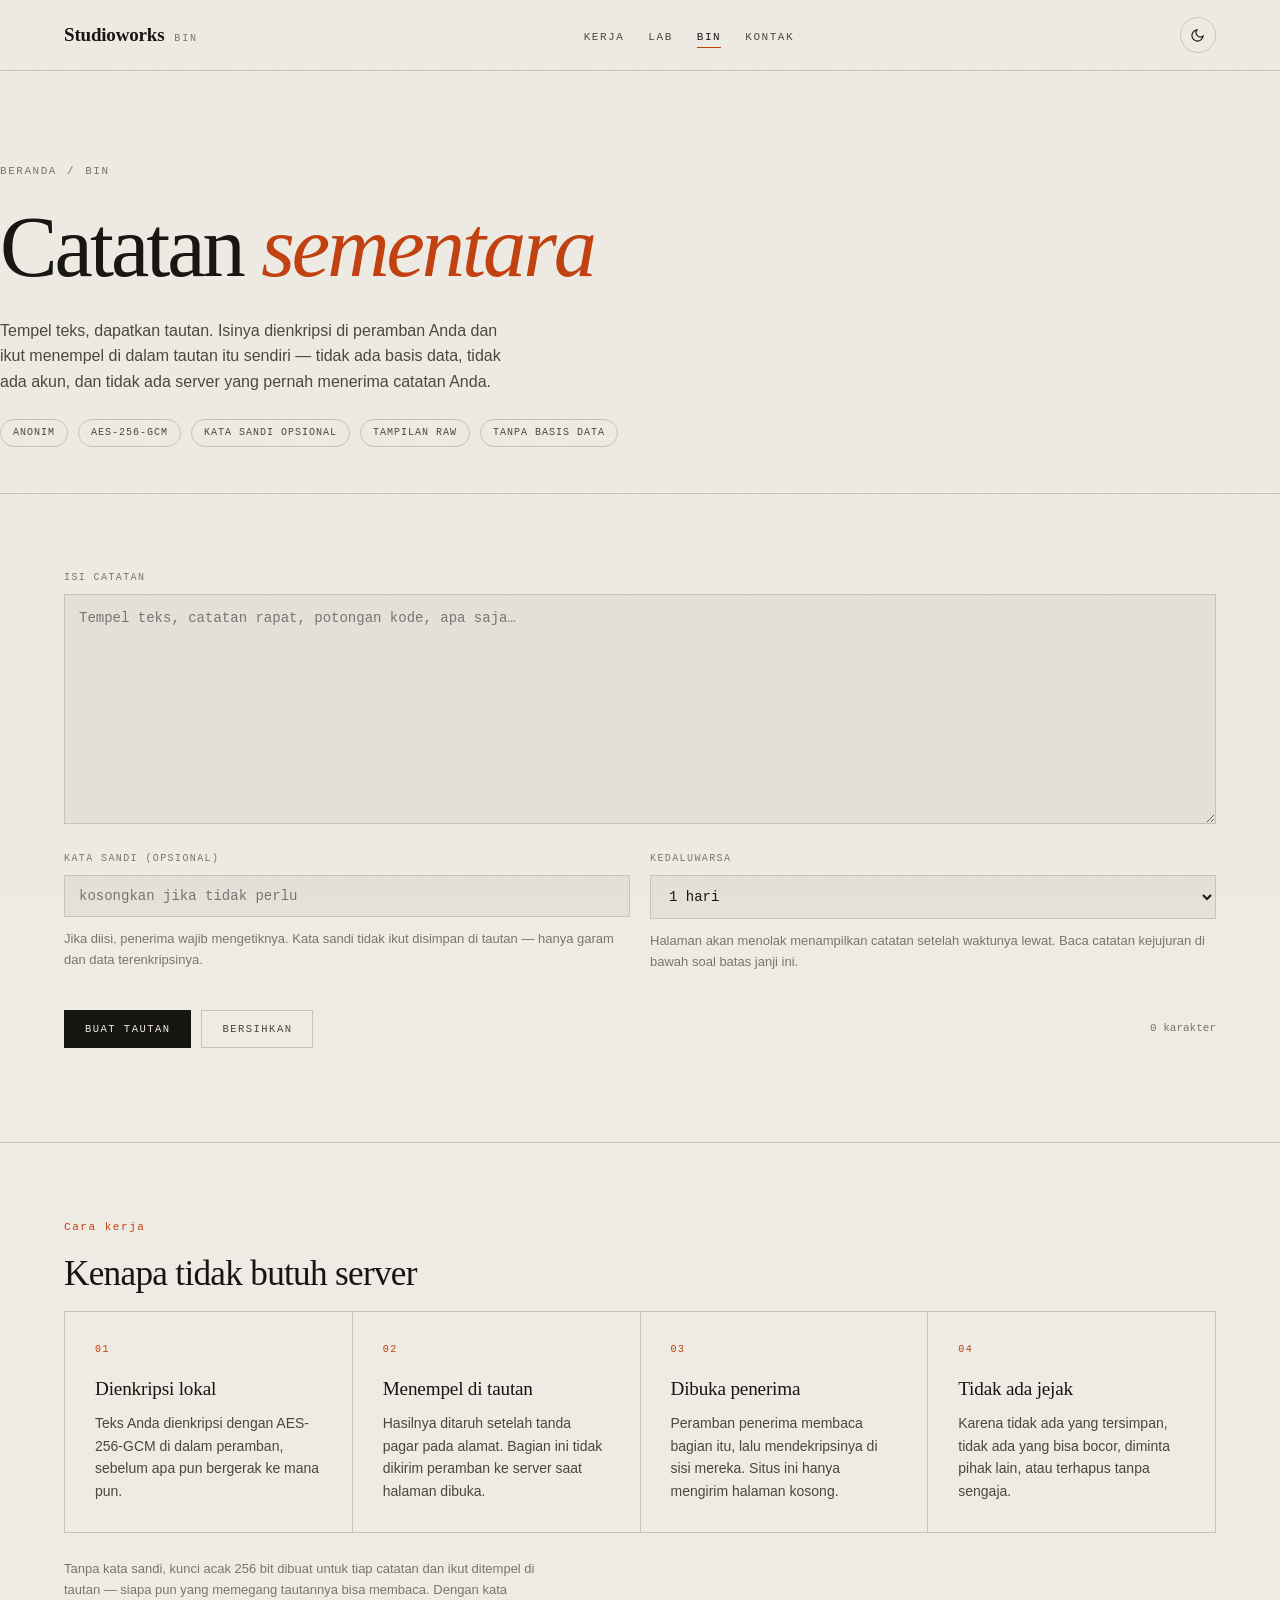
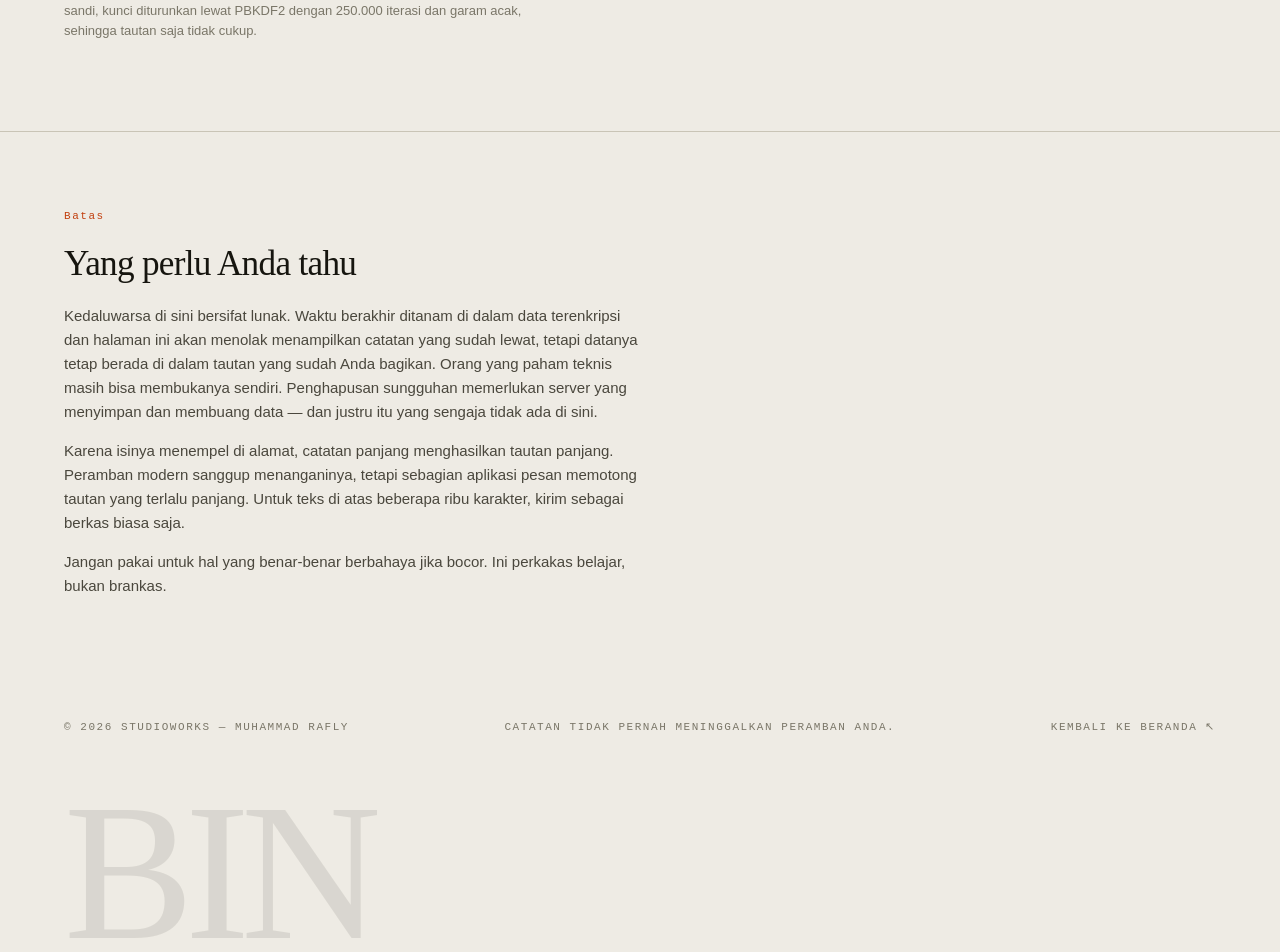
<file: assets/bin/index.html>
<!DOCTYPE html>
<html lang="id" data-theme="light">
<head>
<meta charset="utf-8">
<meta name="viewport" content="width=device-width, initial-scale=1">
<title>Bin — Studioworks</title>
<meta name="description" content="Catatan sementara yang dienkripsi di peramban. Isinya menempel di tautan, tidak pernah dikirim ke server mana pun.">
<meta name="author" content="Muhammad Rafly">
<meta name="theme-color" content="#eeebe4" media="(prefers-color-scheme: light)">
<meta name="theme-color" content="#0c0c0b" media="(prefers-color-scheme: dark)">
<link rel="canonical" href="https://studioworks.my.id/bin/">
<link rel="icon" href="/assets/icons/favicon.svg" type="image/svg+xml">
<meta property="og:type" content="website">
<meta property="og:title" content="Bin — Studioworks">
<meta property="og:description" content="Catatan sementara terenkripsi, tanpa server, tanpa akun.">
<meta property="og:url" content="https://studioworks.my.id/bin/">
<meta property="og:image" content="https://studioworks.my.id/assets/images/social-preview.png">
<meta name="twitter:card" content="summary_large_image">
<script>
  (function () {
    try {
      var t = localStorage.getItem("sw-theme");
      if (!t) t = matchMedia("(prefers-color-scheme: dark)").matches ? "dark" : "light";
      document.documentElement.setAttribute("data-theme", t);
    } catch (e) {}
  })();
</script>
<style>
:root{
  --paper:#eeebe4; --paper-2:#e5e1d8; --ink:#16150f; --ink-2:#4a473d; --ink-3:#7a7668;
  --line:#c9c4b6; --accent:#c2400f; --ok:#2f6d42; --bad:#a32020;
  --serif:"Iowan Old Style","Palatino Linotype",Palatino,"Book Antiqua",Georgia,serif;
  --mono:ui-monospace,SFMono-Regular,"SF Mono",Menlo,Consolas,monospace;
  --sans:-apple-system,BlinkMacSystemFont,"Segoe UI",Inter,Roboto,Helvetica,Arial,sans-serif;
  --pad:clamp(20px,5vw,72px); --maxw:1360px; --ease:cubic-bezier(.22,.78,.24,1);
}
[data-theme="dark"]{
  --paper:#0c0c0b; --paper-2:#141413; --ink:#f2efe7; --ink-2:#b3ad9f; --ink-3:#7e796c;
  --line:#2a2925; --accent:#ff6b35; --ok:#5fbf7e; --bad:#ff6b6b;
}
*,*::before,*::after{box-sizing:border-box}
html{-webkit-text-size-adjust:100%;scroll-behavior:smooth}
@media (prefers-reduced-motion:reduce){html{scroll-behavior:auto}*,*::before,*::after{transition-duration:.001ms!important;animation-duration:.001ms!important}}
body{margin:0;background:var(--paper);color:var(--ink);font-family:var(--sans);font-size:16px;line-height:1.6;
  -webkit-font-smoothing:antialiased;overflow-x:hidden;transition:background .45s var(--ease),color .45s var(--ease)}
body::before{content:"";position:fixed;inset:0;pointer-events:none;z-index:9999;opacity:.032;
  background-image:url("data:image/svg+xml,%3Csvg xmlns='http://www.w3.org/2000/svg' width='120' height='120'%3E%3Cfilter id='n'%3E%3CfeTurbulence type='fractalNoise' baseFrequency='.85' numOctaves='3'/%3E%3C/filter%3E%3Crect width='120' height='120' filter='url(%23n)'/%3E%3C/svg%3E")}
a{color:inherit;text-decoration:none}
::selection{background:var(--accent);color:var(--paper)}
:focus-visible{outline:2px solid var(--accent);outline-offset:3px}
.wrap{max-width:var(--maxw);margin:0 auto;padding-inline:var(--pad)}
.mono{font-family:var(--mono);font-size:11px;letter-spacing:.14em;text-transform:uppercase}
.sr-only{position:absolute;width:1px;height:1px;margin:-1px;padding:0;overflow:hidden;clip:rect(0 0 0 0);white-space:nowrap;border:0}
.skip{position:absolute;left:-999px;top:0;z-index:100;background:var(--ink);color:var(--paper);padding:10px 16px}
.skip:focus{left:8px;top:8px}

header{position:sticky;top:0;z-index:70;background:color-mix(in srgb,var(--paper) 85%,transparent);
  backdrop-filter:blur(16px) saturate(140%);border-bottom:1px solid var(--line)}
@supports not (backdrop-filter:blur(1px)){header{background:var(--paper)}}
.bar{display:flex;align-items:center;justify-content:space-between;gap:24px;height:70px}
.mark{display:flex;align-items:baseline;gap:10px;font-family:var(--serif);font-size:19px;letter-spacing:-.01em}
.mark b{font-weight:600}
.mark span{font-family:var(--mono);font-size:10px;letter-spacing:.18em;color:var(--ink-3);text-transform:uppercase}
nav ul{display:flex;gap:24px;list-style:none;margin:0;padding:0}
nav a{font-family:var(--mono);font-size:11px;letter-spacing:.14em;text-transform:uppercase;color:var(--ink-2);position:relative;padding:5px 0}
nav a::after{content:"";position:absolute;left:0;bottom:0;width:0;height:1px;background:var(--accent);transition:width .4s var(--ease)}
nav a.on{color:var(--ink)}
nav a.on::after,nav a:hover::after{width:100%}
nav a:hover{color:var(--ink)}
.btn-i{width:36px;height:36px;display:grid;place-items:center;border:1px solid var(--line);border-radius:50%;
  background:transparent;color:var(--ink);cursor:pointer;transition:background .28s,border-color .28s,transform .4s var(--ease)}
.btn-i:hover{background:var(--ink);color:var(--paper);border-color:var(--ink);transform:rotate(-18deg)}
@media(max-width:820px){nav ul{gap:14px}nav a{font-size:10px}.mark span{display:none}}

.top{padding:clamp(44px,8vw,92px) 0 clamp(26px,4vw,46px);border-bottom:1px solid var(--line)}
.crumb{color:var(--ink-3);margin-bottom:22px;display:flex;gap:10px}
.crumb a:hover{color:var(--accent)}
h1{font-family:var(--serif);font-weight:400;margin:0;font-size:clamp(2.4rem,7.4vw,5.4rem);line-height:1.02;
  letter-spacing:-.035em;padding-bottom:.06em}
h1 em{font-style:italic;color:var(--accent)}
.top p{max-width:58ch;color:var(--ink-2);margin:22px 0 0}
.badges{display:flex;gap:10px;flex-wrap:wrap;margin-top:24px}
.badge{font-family:var(--mono);font-size:10px;letter-spacing:.1em;text-transform:uppercase;border:1px solid var(--line);
  border-radius:100px;padding:5px 12px;color:var(--ink-2)}

main section{padding:clamp(40px,6vw,76px) 0;border-bottom:1px solid var(--line)}
.view{display:none}
.view.on{display:block}
.f{margin-bottom:20px}
.f label,.lgd{display:block;font-family:var(--mono);font-size:10px;letter-spacing:.14em;text-transform:uppercase;color:var(--ink-3);margin-bottom:8px}
textarea,input[type=text],input[type=password],select{width:100%;background:var(--paper-2);border:1px solid var(--line);
  color:var(--ink);font-family:var(--mono);font-size:14px;padding:12px 14px;border-radius:0;resize:vertical}
textarea{min-height:230px;line-height:1.6}
textarea:focus,input:focus,select:focus{outline:none;border-color:var(--accent)}
.grid2{display:grid;grid-template-columns:1fr 1fr;gap:20px}
@media(max-width:760px){.grid2{grid-template-columns:1fr}}
.acts{display:flex;gap:10px;flex-wrap:wrap;margin:4px 0 18px;align-items:center}
.btn{font-family:var(--mono);font-size:10.5px;letter-spacing:.14em;text-transform:uppercase;border:1px solid var(--ink);
  background:transparent;color:var(--ink);padding:12px 20px;cursor:pointer;
  transition:background .28s,color .28s,border-color .28s,opacity .2s}
.btn:hover{background:var(--ink);color:var(--paper)}
.btn.solid{background:var(--ink);color:var(--paper)}
.btn.solid:hover{background:var(--accent);border-color:var(--accent);color:#fff}
.btn.ghost{border-color:var(--line);color:var(--ink-2)}
.btn.ghost:hover{border-color:var(--ink);color:var(--paper)}
.btn[disabled]{opacity:.45;cursor:progress}
.counter{font-family:var(--mono);font-size:11px;color:var(--ink-3);margin-left:auto}
.note{font-size:13px;color:var(--ink-3);margin-top:12px}
.note code{font-family:var(--mono);font-size:12px}
.msg{border:1px solid var(--line);padding:14px 16px;font-family:var(--mono);font-size:12px;letter-spacing:.04em;
  line-height:1.65;margin-bottom:20px;display:none}
.msg.on{display:block}
.msg.bad{border-color:var(--bad);color:var(--bad)}
.msg.warn{border-color:var(--accent);color:var(--accent)}
.msg.good{border-color:var(--ok);color:var(--ok)}

.linkbox{border:1px dashed var(--line);background:var(--paper-2);padding:16px;font-family:var(--mono);font-size:12.5px;
  line-height:1.7;word-break:break-all;max-height:180px;overflow:auto}
.facts{display:grid;grid-template-columns:repeat(auto-fit,minmax(150px,1fr));gap:18px;margin:24px 0;
  border-top:1px solid var(--line);padding-top:18px}
.facts b{display:block;font-family:var(--serif);font-size:1.55rem;font-weight:400;line-height:1.15;letter-spacing:-.02em;word-break:break-word}
.facts span{font-family:var(--mono);font-size:10px;letter-spacing:.13em;text-transform:uppercase;color:var(--ink-3)}

.paper{border:1px solid var(--line);background:var(--paper-2);padding:clamp(20px,3vw,34px);
  font-family:var(--mono);font-size:14px;line-height:1.75;white-space:pre-wrap;word-break:break-word;
  max-height:62vh;overflow:auto}
.readbar{display:flex;justify-content:space-between;align-items:baseline;gap:16px;flex-wrap:wrap;margin-bottom:14px}

.steps{display:grid;grid-template-columns:repeat(auto-fit,minmax(230px,1fr));gap:1px;background:var(--line);border:1px solid var(--line);margin-top:8px}
.step{background:var(--paper);padding:clamp(20px,2.6vw,30px)}
.step .n{font-family:var(--mono);font-size:10px;letter-spacing:.14em;color:var(--accent);display:block;margin-bottom:16px}
.step h3{font-family:var(--serif);font-weight:400;font-size:1.2rem;margin:0 0 8px;letter-spacing:-.01em}
.step p{margin:0;font-size:14px;color:var(--ink-2)}
h2.sec{font-family:var(--serif);font-weight:400;font-size:clamp(1.5rem,3.2vw,2.2rem);letter-spacing:-.02em;margin:0 0 8px}
.sec-num{font-family:var(--mono);font-size:11px;letter-spacing:.14em;color:var(--accent);display:block;margin-bottom:10px}

footer{padding:30px 0 0}
.foot{display:flex;justify-content:space-between;gap:16px;flex-wrap:wrap;color:var(--ink-3)}
.bigmark{font-family:var(--serif);font-weight:400;font-size:clamp(3.2rem,15.2vw,15rem);line-height:.82;
  letter-spacing:-.045em;color:var(--ink);opacity:.09;margin:clamp(30px,5vw,56px) 0 -.12em;padding-inline:var(--pad);
  white-space:nowrap;overflow:hidden;user-select:none}
#toast{position:fixed;left:50%;bottom:26px;transform:translate(-50%,20px);opacity:0;pointer-events:none;
  background:var(--ink);color:var(--paper);font-family:var(--mono);font-size:11px;letter-spacing:.1em;
  text-transform:uppercase;padding:12px 20px;z-index:90;transition:transform .45s var(--ease),opacity .3s ease}
#toast.on{transform:translate(-50%,0);opacity:1}
</style>
</head>
<body>
<a class="skip" href="#stage">Lewati ke konten</a>

<header>
  <div class="wrap bar">
    <a class="mark" href="/"><b>Studioworks</b><span>bin</span></a>
    <nav aria-label="Navigasi utama">
      <ul>
        <li><a href="/#kerja">Kerja</a></li>
        <li><a href="/lab/">Lab</a></li>
        <li><a href="/bin/" class="on" aria-current="page">Bin</a></li>
        <li><a href="/#kontak">Kontak</a></li>
      </ul>
    </nav>
    <button class="btn-i" id="theme" type="button" aria-label="Ganti tema terang/gelap">
      <svg width="15" height="15" viewBox="0 0 24 24" fill="none" stroke="currentColor" stroke-width="1.8" aria-hidden="true"><path id="ic" d="M21 12.8A9 9 0 1111.2 3a7 7 0 009.8 9.8z"/></svg>
    </button>
  </div>
</header>

<main id="stage">
  <div class="wrap top">
    <div class="crumb mono"><a href="/">Beranda</a><span aria-hidden="true">/</span><span>Bin</span></div>
    <h1>Catatan <em>sementara</em></h1>
    <p>Tempel teks, dapatkan tautan. Isinya dienkripsi di peramban Anda dan ikut menempel di dalam tautan itu sendiri — tidak ada basis data, tidak ada akun, dan tidak ada server yang pernah menerima catatan Anda.</p>
    <div class="badges">
      <span class="badge">Anonim</span><span class="badge">AES-256-GCM</span>
      <span class="badge">Kata sandi opsional</span><span class="badge">Tampilan raw</span><span class="badge">Tanpa basis data</span>
    </div>
  </div>

  <!-- ============ TULIS ============ -->
  <section class="view on" id="v-write">
    <div class="wrap">
      <div class="msg" id="w-msg"></div>
      <div class="f">
        <label for="w-text">Isi catatan</label>
        <textarea id="w-text" spellcheck="false" placeholder="Tempel teks, catatan rapat, potongan kode, apa saja…"></textarea>
      </div>
      <div class="grid2">
        <div class="f">
          <label for="w-pass">Kata sandi (opsional)</label>
          <input type="password" id="w-pass" autocomplete="new-password" placeholder="kosongkan jika tidak perlu">
          <p class="note">Jika diisi, penerima wajib mengetiknya. Kata sandi tidak ikut disimpan di tautan — hanya garam dan data terenkripsinya.</p>
        </div>
        <div class="f">
          <label for="w-exp">Kedaluwarsa</label>
          <select id="w-exp">
            <option value="600000">10 menit</option>
            <option value="3600000">1 jam</option>
            <option value="86400000" selected>1 hari</option>
            <option value="604800000">1 minggu</option>
            <option value="2592000000">30 hari</option>
            <option value="0">Tidak pernah</option>
          </select>
          <p class="note">Halaman akan menolak menampilkan catatan setelah waktunya lewat. Baca catatan kejujuran di bawah soal batas janji ini.</p>
        </div>
      </div>
      <div class="acts">
        <button class="btn solid" id="w-make" type="button">Buat tautan</button>
        <button class="btn ghost" id="w-clear" type="button">Bersihkan</button>
        <span class="counter" id="w-count">0 karakter</span>
      </div>

      <div id="w-result" hidden>
        <div class="f">
          <div class="readbar"><span class="lgd" style="margin:0">Tautan catatan</span>
            <span class="mono" id="w-len" style="color:var(--ink-3)"></span></div>
          <div class="linkbox" id="w-link"></div>
        </div>
        <div class="acts">
          <button class="btn solid" id="w-copy" type="button">Salin tautan</button>
          <button class="btn" id="w-copyraw" type="button">Salin tautan raw</button>
          <a class="btn ghost" id="w-open" href="#" target="_blank" rel="noopener">Buka di tab baru</a>
        </div>
        <div class="facts">
          <div><b id="w-f-size">—</b><span>Ukuran asli</span></div>
          <div><b id="w-f-pack">—</b><span>Setelah enkripsi</span></div>
          <div><b id="w-f-lock">—</b><span>Kata sandi</span></div>
          <div><b id="w-f-exp">—</b><span>Berlaku sampai</span></div>
        </div>
      </div>
    </div>
  </section>

  <!-- ============ BACA ============ -->
  <section class="view" id="v-read">
    <div class="wrap">
      <div class="msg" id="r-msg"></div>

      <div id="r-ask" hidden>
        <div class="f" style="max-width:440px">
          <label for="r-pass">Catatan ini dikunci kata sandi</label>
          <input type="password" id="r-pass" autocomplete="current-password" placeholder="ketik kata sandi">
        </div>
        <div class="acts"><button class="btn solid" id="r-unlock" type="button">Buka catatan</button></div>
      </div>

      <div id="r-show" hidden>
        <div class="readbar">
          <span class="lgd" style="margin:0">Isi catatan</span>
          <span class="mono" id="r-meta" style="color:var(--ink-3)"></span>
        </div>
        <div class="paper" id="r-body"></div>
        <div class="acts" style="margin-top:20px">
          <button class="btn solid" id="r-copy" type="button">Salin isi</button>
          <a class="btn" id="r-raw" href="#">Lihat raw</a>
          <a class="btn ghost" href="/bin/">Buat catatan baru</a>
        </div>
      </div>

      <div id="r-dead" hidden>
        <div class="acts"><a class="btn solid" href="/bin/">Buat catatan baru</a></div>
      </div>
    </div>
  </section>

  <!-- ============ PENJELASAN ============ -->
  <section id="cara">
    <div class="wrap">
      <span class="sec-num">Cara kerja</span>
      <h2 class="sec">Kenapa tidak butuh server</h2>
      <div class="steps">
        <div class="step"><span class="n">01</span><h3>Dienkripsi lokal</h3><p>Teks Anda dienkripsi dengan AES-256-GCM di dalam peramban, sebelum apa pun bergerak ke mana pun.</p></div>
        <div class="step"><span class="n">02</span><h3>Menempel di tautan</h3><p>Hasilnya ditaruh setelah tanda pagar pada alamat. Bagian ini tidak dikirim peramban ke server saat halaman dibuka.</p></div>
        <div class="step"><span class="n">03</span><h3>Dibuka penerima</h3><p>Peramban penerima membaca bagian itu, lalu mendekripsinya di sisi mereka. Situs ini hanya mengirim halaman kosong.</p></div>
        <div class="step"><span class="n">04</span><h3>Tidak ada jejak</h3><p>Karena tidak ada yang tersimpan, tidak ada yang bisa bocor, diminta pihak lain, atau terhapus tanpa sengaja.</p></div>
      </div>
      <p class="note" style="margin-top:26px;max-width:66ch">Tanpa kata sandi, kunci acak 256 bit dibuat untuk tiap catatan dan ikut ditempel di tautan — siapa pun yang memegang tautannya bisa membaca. Dengan kata sandi, kunci diturunkan lewat PBKDF2 dengan 250.000 iterasi dan garam acak, sehingga tautan saja tidak cukup.</p>
    </div>
  </section>

  <section id="jujur" style="border-bottom:none">
    <div class="wrap">
      <span class="sec-num">Batas</span>
      <h2 class="sec">Yang perlu Anda tahu</h2>
      <p class="note" style="max-width:70ch;font-size:15px;color:var(--ink-2)">Kedaluwarsa di sini bersifat lunak. Waktu berakhir ditanam di dalam data terenkripsi dan halaman ini akan menolak menampilkan catatan yang sudah lewat, tetapi datanya tetap berada di dalam tautan yang sudah Anda bagikan. Orang yang paham teknis masih bisa membukanya sendiri. Penghapusan sungguhan memerlukan server yang menyimpan dan membuang data — dan justru itu yang sengaja tidak ada di sini.</p>
      <p class="note" style="max-width:70ch;font-size:15px;color:var(--ink-2)">Karena isinya menempel di alamat, catatan panjang menghasilkan tautan panjang. Peramban modern sanggup menanganinya, tetapi sebagian aplikasi pesan memotong tautan yang terlalu panjang. Untuk teks di atas beberapa ribu karakter, kirim sebagai berkas biasa saja.</p>
      <p class="note" style="max-width:70ch;font-size:15px;color:var(--ink-2)">Jangan pakai untuk hal yang benar-benar berbahaya jika bocor. Ini perkakas belajar, bukan brankas.</p>
    </div>
  </section>
</main>

<footer>
  <div class="wrap foot mono">
    <span>© <span id="yr">2026</span> Studioworks — Muhammad Rafly</span>
    <span>Catatan tidak pernah meninggalkan peramban Anda.</span>
    <a href="/">Kembali ke beranda ↖</a>
  </div>
  <div class="bigmark" aria-hidden="true">BIN</div>
</footer>

<div id="toast" role="status" aria-live="polite">Tersalin</div>

<script>
(function () {
  "use strict";
  var $ = function (s) { return document.querySelector(s); };
  var enc = new TextEncoder(), dec = new TextDecoder();
  var SC = !!(window.crypto && crypto.subtle);
  var ITER = 250000;

  $("#yr").textContent = new Date().getFullYear();

  /* tema */
  var root = document.documentElement, icon = $("#ic");
  var sun = "M12 4V2M12 22v-2M4 12H2M22 12h-2M6 6L4.5 4.5M19.5 19.5L18 18M18 6l1.5-1.5M4.5 19.5L6 18M16 12a4 4 0 11-8 0 4 4 0 018 0z";
  var moon = "M21 12.8A9 9 0 1111.2 3a7 7 0 009.8 9.8z";
  function paint() { icon.setAttribute("d", root.getAttribute("data-theme") === "dark" ? sun : moon); }
  paint();
  $("#theme").addEventListener("click", function () {
    var n = root.getAttribute("data-theme") === "dark" ? "light" : "dark";
    root.setAttribute("data-theme", n);
    try { localStorage.setItem("sw-theme", n); } catch (e) {}
    paint();
  });

  /* toast */
  var toast = $("#toast"), tt = null;
  function flash(m) { toast.textContent = m; toast.classList.add("on"); clearTimeout(tt); tt = setTimeout(function () { toast.classList.remove("on"); }, 1800); }
  function copy(text, label) {
    if (!text) { flash("Belum ada isi"); return; }
    if (navigator.clipboard && isSecureContext) {
      navigator.clipboard.writeText(text).then(function () { flash(label || "Tersalin"); }, function () { flash("Gagal menyalin"); });
    } else {
      var ta = document.createElement("textarea");
      ta.value = text; ta.style.position = "absolute"; ta.style.left = "-9999px";
      document.body.appendChild(ta); ta.select();
      try { document.execCommand("copy"); flash(label || "Tersalin"); } catch (e) { flash("Gagal menyalin"); }
      document.body.removeChild(ta);
    }
  }
  function msg(el, text, kind) {
    el.textContent = text;
    el.className = "msg on" + (kind ? " " + kind : "");
  }
  function hide(el) { el.className = "msg"; }
  function busy(btn, on, label) {
    btn.disabled = on;
    if (on) { btn.dataset.lbl = btn.textContent; btn.textContent = label || "Memproses…"; }
    else if (btn.dataset.lbl) { btn.textContent = btn.dataset.lbl; }
  }

  /* base64url */
  function b64u(bytes) {
    var s = "";
    for (var i = 0; i < bytes.length; i++) s += String.fromCharCode(bytes[i]);
    return btoa(s).replace(/\+/g, "-").replace(/\//g, "_").replace(/=+$/, "");
  }
  function unb64u(str) {
    var s = str.replace(/-/g, "+").replace(/_/g, "/");
    while (s.length % 4) s += "=";
    var bin = atob(s), o = new Uint8Array(bin.length);
    for (var i = 0; i < bin.length; i++) o[i] = bin.charCodeAt(i);
    return o;
  }

  /* kompresi opsional */
  function gz(bytes) {
    if (typeof CompressionStream === "undefined") return Promise.resolve(null);
    try {
      var st = new Blob([bytes]).stream().pipeThrough(new CompressionStream("gzip"));
      return new Response(st).arrayBuffer().then(function (b) { return new Uint8Array(b); })
        .catch(function () { return null; });
    } catch (e) { return Promise.resolve(null); }
  }
  function ungz(bytes) {
    if (typeof DecompressionStream === "undefined") return Promise.reject(new Error("Peramban ini tidak mendukung dekompresi."));
    var st = new Blob([bytes]).stream().pipeThrough(new DecompressionStream("gzip"));
    return new Response(st).arrayBuffer().then(function (b) { return new Uint8Array(b); });
  }

  function keyFromPass(pass, salt, use) {
    return crypto.subtle.importKey("raw", enc.encode(pass), "PBKDF2", false, ["deriveKey"])
      .then(function (km) {
        return crypto.subtle.deriveKey({ name: "PBKDF2", salt: salt, iterations: ITER, hash: "SHA-256" },
          km, { name: "AES-GCM", length: 256 }, false, [use]);
      });
  }
  function keyFromRaw(raw, use) {
    return crypto.subtle.importKey("raw", raw, { name: "AES-GCM" }, false, [use]);
  }
  function human(n) {
    if (n < 1024) return n + " B";
    if (n < 1048576) return (n / 1024).toFixed(1) + " KB";
    return (n / 1048576).toFixed(2) + " MB";
  }
  function when(ts) {
    try {
      return new Intl.DateTimeFormat("id-ID", { dateStyle: "medium", timeStyle: "short", timeZone: "Asia/Jakarta" }).format(new Date(ts));
    } catch (e) { return new Date(ts).toISOString(); }
  }

  /* =============== TULIS =============== */
  var wText = $("#w-text"), wMsg = $("#w-msg");
  function count() { wText.value.length; $("#w-count").textContent = wText.value.length.toLocaleString("id-ID") + " karakter"; }
  wText.addEventListener("input", count); count();
  $("#w-clear").addEventListener("click", function () {
    wText.value = ""; $("#w-pass").value = ""; $("#w-result").hidden = true; hide(wMsg); count(); wText.focus();
  });

  $("#w-make").addEventListener("click", function () {
    var btn = this;
    hide(wMsg);
    if (!SC) { msg(wMsg, "Web Crypto tidak aktif. Halaman ini harus dibuka lewat HTTPS.", "bad"); return; }
    var text = wText.value;
    if (!text.trim()) { msg(wMsg, "Catatan masih kosong.", "bad"); return; }
    var pass = $("#w-pass").value;
    var life = parseInt($("#w-exp").value, 10);
    var now = Date.now();
    var payload = JSON.stringify({ t: text, c: now, x: life ? now + life : 0 });
    var plain = enc.encode(payload);

    busy(btn, true, "Mengenkripsi…");
    gz(plain).then(function (packed) {
      var flags = 0, body = plain;
      if (packed && packed.length < plain.length) { body = packed; flags |= 2; }
      if (pass) flags |= 1;
      var salt = crypto.getRandomValues(new Uint8Array(16));
      var iv = crypto.getRandomValues(new Uint8Array(12));
      var rawKey = pass ? null : crypto.getRandomValues(new Uint8Array(32));
      var kp = pass ? keyFromPass(pass, salt, "encrypt") : keyFromRaw(rawKey, "encrypt");
      return kp.then(function (key) {
        return crypto.subtle.encrypt({ name: "AES-GCM", iv: iv }, key, body);
      }).then(function (ct) {
        var cb = new Uint8Array(ct);
        var pack = new Uint8Array(2 + 16 + 12 + cb.length);
        pack[0] = 1; pack[1] = flags;
        pack.set(salt, 2); pack.set(iv, 18); pack.set(cb, 30);
        var frag = b64u(pack) + (rawKey ? "." + b64u(rawKey) : "");
        var url = location.origin + "/bin/#" + frag;
        var rawUrl = location.origin + "/bin/raw/#" + frag;

        $("#w-link").textContent = url;
        $("#w-len").textContent = url.length.toLocaleString("id-ID") + " karakter";
        $("#w-open").href = url;
        $("#w-copy").onclick = function () { copy(url, "Tautan tersalin"); };
        $("#w-copyraw").onclick = function () { copy(rawUrl, "Tautan raw tersalin"); };
        $("#w-f-size").textContent = human(plain.length);
        $("#w-f-pack").textContent = human(pack.length);
        $("#w-f-lock").textContent = pass ? "Ya" : "Tidak";
        $("#w-f-exp").textContent = life ? when(now + life) : "Selamanya";
        $("#w-result").hidden = false;

        if (url.length > 8000) msg(wMsg, "Tautan sangat panjang (" + url.length.toLocaleString("id-ID") + " karakter). Peramban sanggup membukanya, tetapi banyak aplikasi pesan akan memotongnya. Pertimbangkan mengirim sebagai berkas.", "bad");
        else if (url.length > 2048) msg(wMsg, "Tautan melewati 2.048 karakter — masih aman di peramban modern, tetapi sebagian aplikasi lama bisa memotongnya.", "warn");
        else msg(wMsg, "Tautan siap. Catatan tidak tersimpan di mana pun kecuali di tautan ini — kalau hilang, tidak bisa dipulihkan.", "good");
        busy(btn, false);
      });
    }).catch(function (e) {
      msg(wMsg, "Gagal membuat tautan: " + e.message, "bad");
      busy(btn, false);
    });
  });

  /* =============== BACA =============== */
  var rMsg = $("#r-msg"), state = null;

  function showRead() {
    $("#v-write").classList.remove("on");
    $("#v-read").classList.add("on");
    $("#cara").hidden = false;
  }

  function render(obj, pack) {
    if (obj.x && Date.now() > obj.x) {
      $("#r-ask").hidden = true;
      $("#r-dead").hidden = false;
      msg(rMsg, "Catatan ini sudah melewati tanggal berlakunya (" + when(obj.x) + "), jadi tidak ditampilkan.", "bad");
      return;
    }
    $("#r-ask").hidden = true;
    $("#r-show").hidden = false;
    $("#r-body").textContent = obj.t;
    var meta = "Dibuat " + when(obj.c) + " · " + obj.t.length.toLocaleString("id-ID") + " karakter";
    if (obj.x) meta += " · berlaku sampai " + when(obj.x);
    $("#r-meta").textContent = meta;
    $("#r-raw").href = "/bin/raw/" + location.hash;
    $("#r-copy").onclick = function () { copy(obj.t, "Isi tersalin"); };
    hide(rMsg);
  }

  function decryptWith(keyPromise, pack, flags) {
    var salt = pack.slice(2, 18), iv = pack.slice(18, 30), body = pack.slice(30);
    return keyPromise.then(function (key) {
      return crypto.subtle.decrypt({ name: "AES-GCM", iv: iv }, key, body);
    }).then(function (buf) {
      var bytes = new Uint8Array(buf);
      return (flags & 2) ? ungz(bytes) : bytes;
    }).then(function (bytes) {
      return JSON.parse(dec.decode(bytes));
    });
  }

  function boot() {
    var frag = location.hash.slice(1);
    if (!frag) return;
    showRead();
    if (!SC) { msg(rMsg, "Web Crypto tidak aktif. Halaman ini harus dibuka lewat HTTPS.", "bad"); return; }

    var parts = frag.split("."), pack, rawKey = null;
    try {
      pack = unb64u(parts[0]);
      if (parts[1]) rawKey = unb64u(parts[1]);
    } catch (e) {
      msg(rMsg, "Tautan rusak atau tidak lengkap. Pastikan seluruh alamat tersalin, termasuk bagian setelah tanda pagar.", "bad");
      return;
    }
    if (pack.length < 31 || pack[0] !== 1) {
      msg(rMsg, "Format catatan tidak dikenali.", "bad");
      return;
    }
    var flags = pack[1];
    state = { pack: pack, flags: flags };

    if (flags & 1) {
      $("#r-ask").hidden = false;
      msg(rMsg, "Catatan ini dilindungi kata sandi.", "warn");
      $("#r-pass").focus();
      return;
    }
    if (!rawKey) { msg(rMsg, "Kunci tidak ada di tautan. Kemungkinan alamat terpotong saat dikirim.", "bad"); return; }
    decryptWith(keyFromRaw(rawKey, "decrypt"), pack, flags)
      .then(function (obj) { render(obj, pack); })
      .catch(function () { msg(rMsg, "Gagal membuka catatan. Tautan mungkin terpotong atau sudah diubah.", "bad"); });
  }

  $("#r-unlock").addEventListener("click", function () {
    var btn = this;
    if (!state) return;
    var pass = $("#r-pass").value;
    if (!pass) { msg(rMsg, "Ketik kata sandinya terlebih dahulu.", "bad"); return; }
    busy(btn, true, "Membuka…");
    decryptWith(keyFromPass(pass, state.pack.slice(2, 18), "decrypt"), state.pack, state.flags)
      .then(function (obj) { render(obj, state.pack); busy(btn, false); })
      .catch(function () {
        msg(rMsg, "Kata sandi salah, atau tautan sudah berubah.", "bad");
        busy(btn, false);
        $("#r-pass").select();
      });
  });
  $("#r-pass").addEventListener("keydown", function (e) { if (e.key === "Enter") $("#r-unlock").click(); });

  boot();
})();
</script>
</body>
</html>
</file>
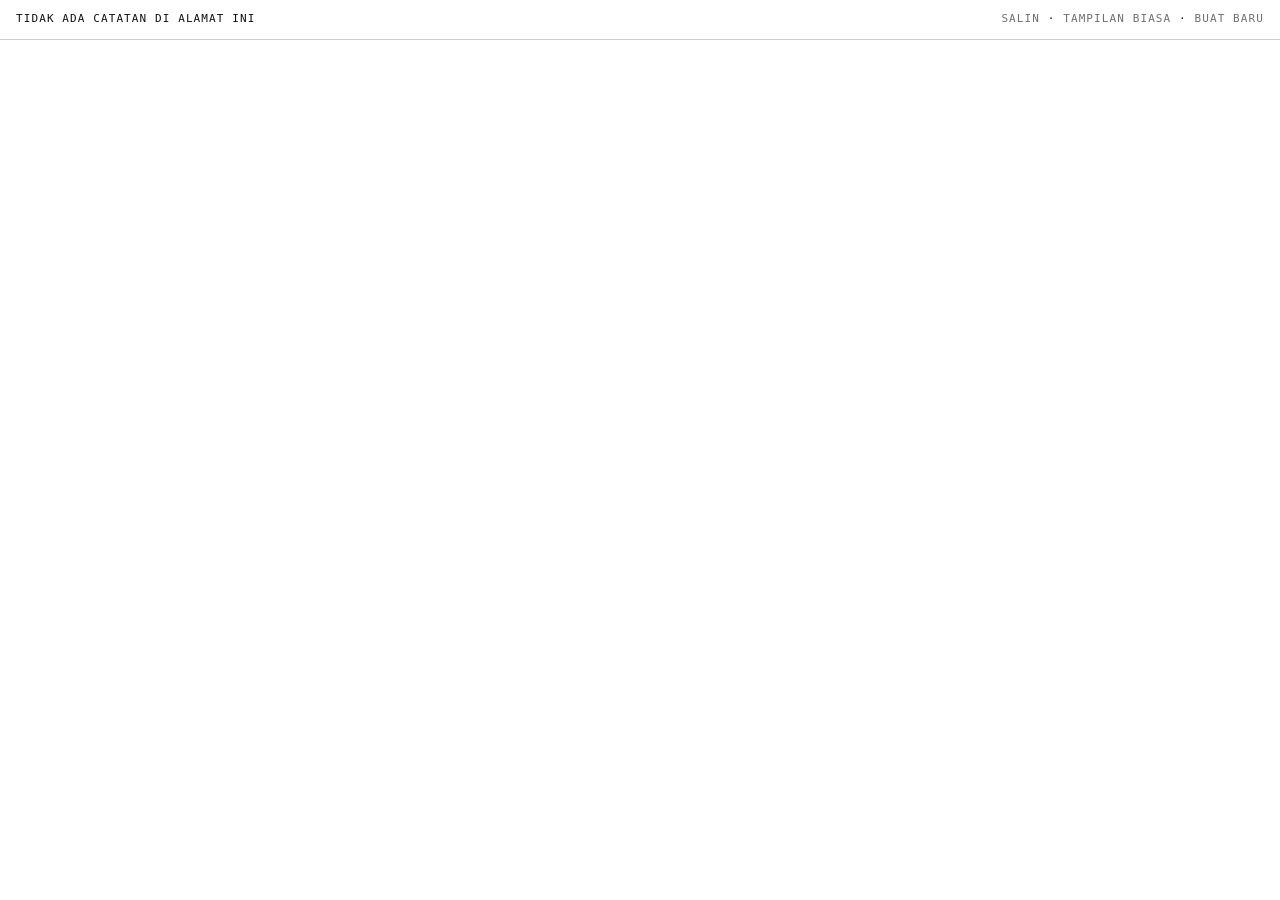
<file: bin/raw/index.html>
<!DOCTYPE html>
<html lang="id">
<head>
<meta charset="utf-8">
<meta name="viewport" content="width=device-width, initial-scale=1">
<title>Raw — Studioworks Bin</title>
<meta name="robots" content="noindex">
<link rel="icon" href="/assets/icons/favicon.svg" type="image/svg+xml">
<style>
:root{color-scheme:light dark}
*{box-sizing:border-box}
body{margin:0;padding:0;background:#fff;color:#111;
  font-family:ui-monospace,SFMono-Regular,"SF Mono",Menlo,Consolas,monospace;font-size:14px;line-height:1.7}
@media (prefers-color-scheme:dark){body{background:#0c0c0b;color:#e8e5dd}}
.top{display:flex;justify-content:space-between;align-items:center;gap:14px;flex-wrap:wrap;
  padding:10px 16px;border-bottom:1px solid #ccc;font-size:11px;letter-spacing:.1em;text-transform:uppercase}
@media (prefers-color-scheme:dark){.top{border-color:#2a2925}}
.top a,.top button{color:inherit;background:none;border:0;padding:0;cursor:pointer;
  font:inherit;letter-spacing:inherit;text-transform:inherit;text-decoration:none;opacity:.6}
.top a:hover,.top button:hover{opacity:1}
pre{margin:0;padding:18px 16px;white-space:pre-wrap;word-break:break-word}
#ask{padding:18px 16px}
input{font:inherit;padding:9px 11px;border:1px solid #999;background:transparent;color:inherit;width:min(320px,100%)}
@media (prefers-color-scheme:dark){input{border-color:#3a3934}}
button.go{margin-left:8px;padding:9px 16px;border:1px solid currentColor;background:none;color:inherit;
  font:inherit;cursor:pointer;opacity:1}
</style>
</head>
<body>
<div class="top">
  <span id="meta">memuat…</span>
  <span><button id="copy" type="button">Salin</button> · <a id="pretty" href="/bin/">Tampilan biasa</a> · <a href="/bin/">Buat baru</a></span>
</div>
<div id="ask" hidden>
  <p>Catatan ini dikunci kata sandi.</p>
  <input type="password" id="pass" placeholder="kata sandi" autocomplete="current-password">
  <button class="go" id="unlock" type="button">Buka</button>
</div>
<pre id="out"></pre>

<script>
(function () {
  "use strict";
  var $ = function (s) { return document.querySelector(s); };
  var enc = new TextEncoder(), dec = new TextDecoder();
  var ITER = 250000, state = null;

  function b64uDec(str) {
    var s = str.replace(/-/g, "+").replace(/_/g, "/");
    while (s.length % 4) s += "=";
    var bin = atob(s), o = new Uint8Array(bin.length);
    for (var i = 0; i < bin.length; i++) o[i] = bin.charCodeAt(i);
    return o;
  }
  function ungz(bytes) {
    if (typeof DecompressionStream === "undefined") return Promise.reject(new Error("no-gzip"));
    var st = new Blob([bytes]).stream().pipeThrough(new DecompressionStream("gzip"));
    return new Response(st).arrayBuffer().then(function (b) { return new Uint8Array(b); });
  }
  function keyFromPass(pass, salt) {
    return crypto.subtle.importKey("raw", enc.encode(pass), "PBKDF2", false, ["deriveKey"])
      .then(function (km) {
        return crypto.subtle.deriveKey({ name: "PBKDF2", salt: salt, iterations: ITER, hash: "SHA-256" },
          km, { name: "AES-GCM", length: 256 }, false, ["decrypt"]);
      });
  }
  function when(ts) {
    try { return new Intl.DateTimeFormat("id-ID", { dateStyle: "medium", timeStyle: "short", timeZone: "Asia/Jakarta" }).format(new Date(ts)); }
    catch (e) { return new Date(ts).toISOString(); }
  }
  function fail(t) { $("#meta").textContent = t; $("#out").textContent = ""; }

  function open(pack, flags, keyPromise) {
    var salt = pack.slice(2, 18), iv = pack.slice(18, 30), body = pack.slice(30);
    return keyPromise.then(function (key) {
      return crypto.subtle.decrypt({ name: "AES-GCM", iv: iv }, key, body);
    }).then(function (buf) {
      var b = new Uint8Array(buf);
      return (flags & 2) ? ungz(b) : b;
    }).then(function (b) {
      var o = JSON.parse(dec.decode(b));
      if (o.x && Date.now() > o.x) { fail("kedaluwarsa " + when(o.x)); return; }
      $("#ask").hidden = true;
      $("#out").textContent = o.t;
      $("#meta").textContent = o.t.length.toLocaleString("id-ID") + " karakter · dibuat " + when(o.c) +
        (o.x ? " · sampai " + when(o.x) : "");
      $("#copy").onclick = function () {
        if (navigator.clipboard && isSecureContext) navigator.clipboard.writeText(o.t);
      };
    });
  }

  var frag = location.hash.slice(1);
  $("#pretty").href = "/bin/" + location.hash;
  if (!frag) { fail("tidak ada catatan di alamat ini"); return; }
  if (!(window.crypto && crypto.subtle)) { fail("butuh https"); return; }

  var parts = frag.split("."), pack, rawKey = null;
  try { pack = b64uDec(parts[0]); if (parts[1]) rawKey = b64uDec(parts[1]); }
  catch (e) { fail("tautan rusak"); return; }
  if (pack.length < 31 || pack[0] !== 1) { fail("format tidak dikenali"); return; }

  var flags = pack[1];
  state = { pack: pack, flags: flags };

  if (flags & 1) {
    $("#ask").hidden = false;
    $("#meta").textContent = "terkunci";
    $("#pass").focus();
    $("#unlock").onclick = function () {
      open(pack, flags, keyFromPass($("#pass").value, pack.slice(2, 18)))
        .catch(function () { $("#meta").textContent = "kata sandi salah"; $("#pass").select(); });
    };
    $("#pass").addEventListener("keydown", function (e) { if (e.key === "Enter") $("#unlock").click(); });
  } else if (rawKey) {
    open(pack, flags, crypto.subtle.importKey("raw", rawKey, { name: "AES-GCM" }, false, ["decrypt"]))
      .catch(function () { fail("gagal membuka — tautan mungkin terpotong"); });
  } else {
    fail("kunci tidak ada di tautan");
  }
})();
</script>
</body>
</html>
</file>
